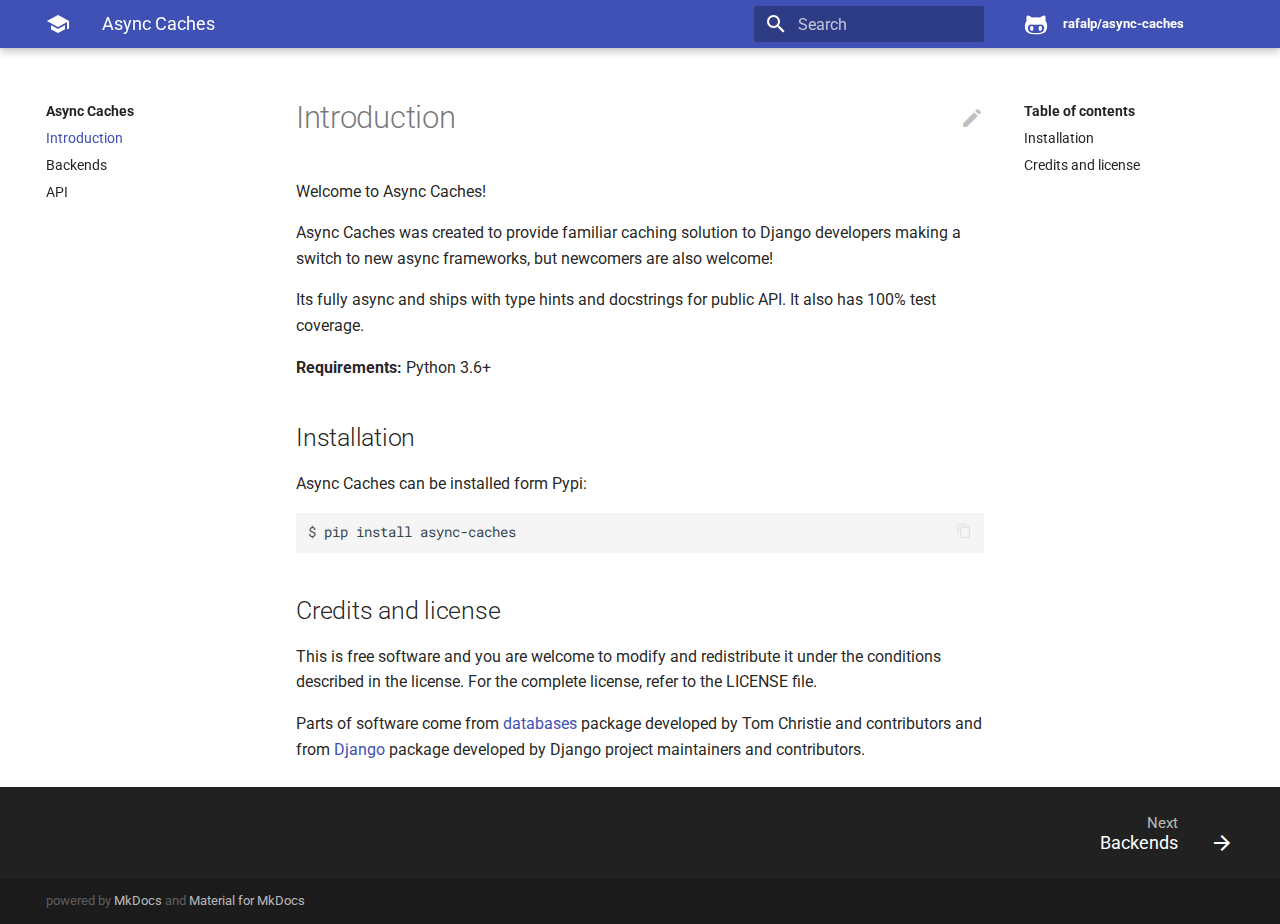
<file: index.html>
<!doctype html>
<html lang="en" class="no-js">
  <head>
    
      <meta charset="utf-8">
      <meta name="viewport" content="width=device-width,initial-scale=1">
      <meta http-equiv="x-ua-compatible" content="ie=edge">
      
        <meta name="description" content="Caching library reimplementing django.core.cache with async support and type hints, inspired by encode/databases.">
      
      
      
      
        <meta name="lang:clipboard.copy" content="Copy to clipboard">
      
        <meta name="lang:clipboard.copied" content="Copied to clipboard">
      
        <meta name="lang:search.language" content="en">
      
        <meta name="lang:search.pipeline.stopwords" content="True">
      
        <meta name="lang:search.pipeline.trimmer" content="True">
      
        <meta name="lang:search.result.none" content="No matching documents">
      
        <meta name="lang:search.result.one" content="1 matching document">
      
        <meta name="lang:search.result.other" content="# matching documents">
      
        <meta name="lang:search.tokenizer" content="[\s\-]+">
      
      <link rel="shortcut icon" href="assets/images/favicon.png">
      <meta name="generator" content="mkdocs-1.0.4, mkdocs-material-4.4.0">
    
    
      
        <title>Async Caches</title>
      
    
    
      <link rel="stylesheet" href="assets/stylesheets/application.0284f74d.css">
      
      
    
    
      <script src="assets/javascripts/modernizr.74668098.js"></script>
    
    
      
        <link href="https://fonts.gstatic.com" rel="preconnect" crossorigin>
        <link rel="stylesheet" href="https://fonts.googleapis.com/css?family=Roboto:300,400,400i,700|Roboto+Mono&display=fallback">
        <style>body,input{font-family:"Roboto","Helvetica Neue",Helvetica,Arial,sans-serif}code,kbd,pre{font-family:"Roboto Mono","Courier New",Courier,monospace}</style>
      
    
    <link rel="stylesheet" href="assets/fonts/material-icons.css">
    
    
    
      
    
    
  </head>
  
    <body dir="ltr">
  
    <svg class="md-svg">
      <defs>
        
        
          <svg xmlns="http://www.w3.org/2000/svg" width="416" height="448" viewBox="0 0 416 448" id="__github"><path fill="currentColor" d="M160 304q0 10-3.125 20.5t-10.75 19T128 352t-18.125-8.5-10.75-19T96 304t3.125-20.5 10.75-19T128 256t18.125 8.5 10.75 19T160 304zm160 0q0 10-3.125 20.5t-10.75 19T288 352t-18.125-8.5-10.75-19T256 304t3.125-20.5 10.75-19T288 256t18.125 8.5 10.75 19T320 304zm40 0q0-30-17.25-51T296 232q-10.25 0-48.75 5.25Q229.5 240 208 240t-39.25-2.75Q130.75 232 120 232q-29.5 0-46.75 21T56 304q0 22 8 38.375t20.25 25.75 30.5 15 35 7.375 37.25 1.75h42q20.5 0 37.25-1.75t35-7.375 30.5-15 20.25-25.75T360 304zm56-44q0 51.75-15.25 82.75-9.5 19.25-26.375 33.25t-35.25 21.5-42.5 11.875-42.875 5.5T212 416q-19.5 0-35.5-.75t-36.875-3.125-38.125-7.5-34.25-12.875T37 371.5t-21.5-28.75Q0 312 0 260q0-59.25 34-99-6.75-20.5-6.75-42.5 0-29 12.75-54.5 27 0 47.5 9.875t47.25 30.875Q171.5 96 212 96q37 0 70 8 26.25-20.5 46.75-30.25T376 64q12.75 25.5 12.75 54.5 0 21.75-6.75 42 34 40 34 99.5z"/></svg>
        
      </defs>
    </svg>
    <input class="md-toggle" data-md-toggle="drawer" type="checkbox" id="__drawer" autocomplete="off">
    <input class="md-toggle" data-md-toggle="search" type="checkbox" id="__search" autocomplete="off">
    <label class="md-overlay" data-md-component="overlay" for="__drawer"></label>
    
      <a href="#introduction" tabindex="1" class="md-skip">
        Skip to content
      </a>
    
    
      <header class="md-header" data-md-component="header">
  <nav class="md-header-nav md-grid">
    <div class="md-flex">
      <div class="md-flex__cell md-flex__cell--shrink">
        <a href="." title="Async Caches" class="md-header-nav__button md-logo">
          
            <i class="md-icon"></i>
          
        </a>
      </div>
      <div class="md-flex__cell md-flex__cell--shrink">
        <label class="md-icon md-icon--menu md-header-nav__button" for="__drawer"></label>
      </div>
      <div class="md-flex__cell md-flex__cell--stretch">
        <div class="md-flex__ellipsis md-header-nav__title" data-md-component="title">
          
            <span class="md-header-nav__topic">
              Async Caches
            </span>
            <span class="md-header-nav__topic">
              
                Introduction
              
            </span>
          
        </div>
      </div>
      <div class="md-flex__cell md-flex__cell--shrink">
        
          <label class="md-icon md-icon--search md-header-nav__button" for="__search"></label>
          
<div class="md-search" data-md-component="search" role="dialog">
  <label class="md-search__overlay" for="__search"></label>
  <div class="md-search__inner" role="search">
    <form class="md-search__form" name="search">
      <input type="text" class="md-search__input" name="query" placeholder="Search" autocapitalize="off" autocorrect="off" autocomplete="off" spellcheck="false" data-md-component="query" data-md-state="active">
      <label class="md-icon md-search__icon" for="__search"></label>
      <button type="reset" class="md-icon md-search__icon" data-md-component="reset" tabindex="-1">
        &#xE5CD;
      </button>
    </form>
    <div class="md-search__output">
      <div class="md-search__scrollwrap" data-md-scrollfix>
        <div class="md-search-result" data-md-component="result">
          <div class="md-search-result__meta">
            Type to start searching
          </div>
          <ol class="md-search-result__list"></ol>
        </div>
      </div>
    </div>
  </div>
</div>
        
      </div>
      
        <div class="md-flex__cell md-flex__cell--shrink">
          <div class="md-header-nav__source">
            


  

<a href="https://github.com/rafalp/async-caches/" title="Go to repository" class="md-source" data-md-source="github">
  
    <div class="md-source__icon">
      <svg viewBox="0 0 24 24" width="24" height="24">
        <use xlink:href="#__github" width="24" height="24"></use>
      </svg>
    </div>
  
  <div class="md-source__repository">
    rafalp/async-caches
  </div>
</a>
          </div>
        </div>
      
    </div>
  </nav>
</header>
    
    <div class="md-container">
      
        
      
      
      <main class="md-main">
        <div class="md-main__inner md-grid" data-md-component="container">
          
            
              <div class="md-sidebar md-sidebar--primary" data-md-component="navigation">
                <div class="md-sidebar__scrollwrap">
                  <div class="md-sidebar__inner">
                    <nav class="md-nav md-nav--primary" data-md-level="0">
  <label class="md-nav__title md-nav__title--site" for="__drawer">
    <a href="." title="Async Caches" class="md-nav__button md-logo">
      
        <i class="md-icon"></i>
      
    </a>
    Async Caches
  </label>
  
    <div class="md-nav__source">
      


  

<a href="https://github.com/rafalp/async-caches/" title="Go to repository" class="md-source" data-md-source="github">
  
    <div class="md-source__icon">
      <svg viewBox="0 0 24 24" width="24" height="24">
        <use xlink:href="#__github" width="24" height="24"></use>
      </svg>
    </div>
  
  <div class="md-source__repository">
    rafalp/async-caches
  </div>
</a>
    </div>
  
  <ul class="md-nav__list" data-md-scrollfix>
    
      
      
      

  


  <li class="md-nav__item md-nav__item--active">
    
    <input class="md-toggle md-nav__toggle" data-md-toggle="toc" type="checkbox" id="__toc">
    
      
    
    
      <label class="md-nav__link md-nav__link--active" for="__toc">
        Introduction
      </label>
    
    <a href="." title="Introduction" class="md-nav__link md-nav__link--active">
      Introduction
    </a>
    
      
<nav class="md-nav md-nav--secondary">
  
  
    
  
  
    <label class="md-nav__title" for="__toc">Table of contents</label>
    <ul class="md-nav__list" data-md-scrollfix>
      
        <li class="md-nav__item">
  <a href="#installation" title="Installation" class="md-nav__link">
    Installation
  </a>
  
</li>
      
        <li class="md-nav__item">
  <a href="#credits-and-license" title="Credits and license" class="md-nav__link">
    Credits and license
  </a>
  
</li>
      
      
      
      
      
    </ul>
  
</nav>
    
  </li>

    
      
      
      


  <li class="md-nav__item">
    <a href="backends/" title="Backends" class="md-nav__link">
      Backends
    </a>
  </li>

    
      
      
      


  <li class="md-nav__item">
    <a href="api/" title="API" class="md-nav__link">
      API
    </a>
  </li>

    
  </ul>
</nav>
                  </div>
                </div>
              </div>
            
            
              <div class="md-sidebar md-sidebar--secondary" data-md-component="toc">
                <div class="md-sidebar__scrollwrap">
                  <div class="md-sidebar__inner">
                    
<nav class="md-nav md-nav--secondary">
  
  
    
  
  
    <label class="md-nav__title" for="__toc">Table of contents</label>
    <ul class="md-nav__list" data-md-scrollfix>
      
        <li class="md-nav__item">
  <a href="#installation" title="Installation" class="md-nav__link">
    Installation
  </a>
  
</li>
      
        <li class="md-nav__item">
  <a href="#credits-and-license" title="Credits and license" class="md-nav__link">
    Credits and license
  </a>
  
</li>
      
      
      
      
      
    </ul>
  
</nav>
                  </div>
                </div>
              </div>
            
          
          <div class="md-content">
            <article class="md-content__inner md-typeset">
              
                
                  <a href="https://github.com/rafalp/async-caches/edit/master/docs/index.md" title="Edit this page" class="md-icon md-content__icon">&#xE3C9;</a>
                
                
                <h1 id="introduction">Introduction</h1>
<p>Welcome to Async Caches!</p>
<p>Async Caches was created to provide familiar caching solution to Django developers making a switch to new async frameworks, but newcomers are also welcome!</p>
<p>Its fully async and ships with type hints and docstrings for public API. It also has 100% test coverage.</p>
<p><strong>Requirements:</strong> Python 3.6+</p>
<h2 id="installation">Installation</h2>
<p>Async Caches can be installed form Pypi:</p>
<div class="codehilite"><pre><span></span><span class="gp">$</span> pip install async-caches
</pre></div>


<h2 id="credits-and-license">Credits and license</h2>
<p>This is free software and you are welcome to modify and redistribute it under the conditions described in the license. For the complete license, refer to the LICENSE file.</p>
<p>Parts of software come from <a href="https://github.com/encode/databases/issues">databases</a> package developed by Tom Christie and contributors and from <a href="https://github.com/django/django">Django</a> package developed by Django project maintainers and contributors.</p>
                
                  
                
              
              
                


              
            </article>
          </div>
        </div>
      </main>
      
        
<footer class="md-footer">
  
    <div class="md-footer-nav">
      <nav class="md-footer-nav__inner md-grid">
        
        
          <a href="backends/" title="Backends" class="md-flex md-footer-nav__link md-footer-nav__link--next" rel="next">
            <div class="md-flex__cell md-flex__cell--stretch md-footer-nav__title">
              <span class="md-flex__ellipsis">
                <span class="md-footer-nav__direction">
                  Next
                </span>
                Backends
              </span>
            </div>
            <div class="md-flex__cell md-flex__cell--shrink">
              <i class="md-icon md-icon--arrow-forward md-footer-nav__button"></i>
            </div>
          </a>
        
      </nav>
    </div>
  
  <div class="md-footer-meta md-typeset">
    <div class="md-footer-meta__inner md-grid">
      <div class="md-footer-copyright">
        
        powered by
        <a href="https://www.mkdocs.org">MkDocs</a>
        and
        <a href="https://squidfunk.github.io/mkdocs-material/">
          Material for MkDocs</a>
      </div>
      
    </div>
  </div>
</footer>
      
    </div>
    
      <script src="assets/javascripts/application.245445c6.js"></script>
      
      <script>app.initialize({version:"1.0.4",url:{base:"."}})</script>
      
    
  </body>
</html>
</file>
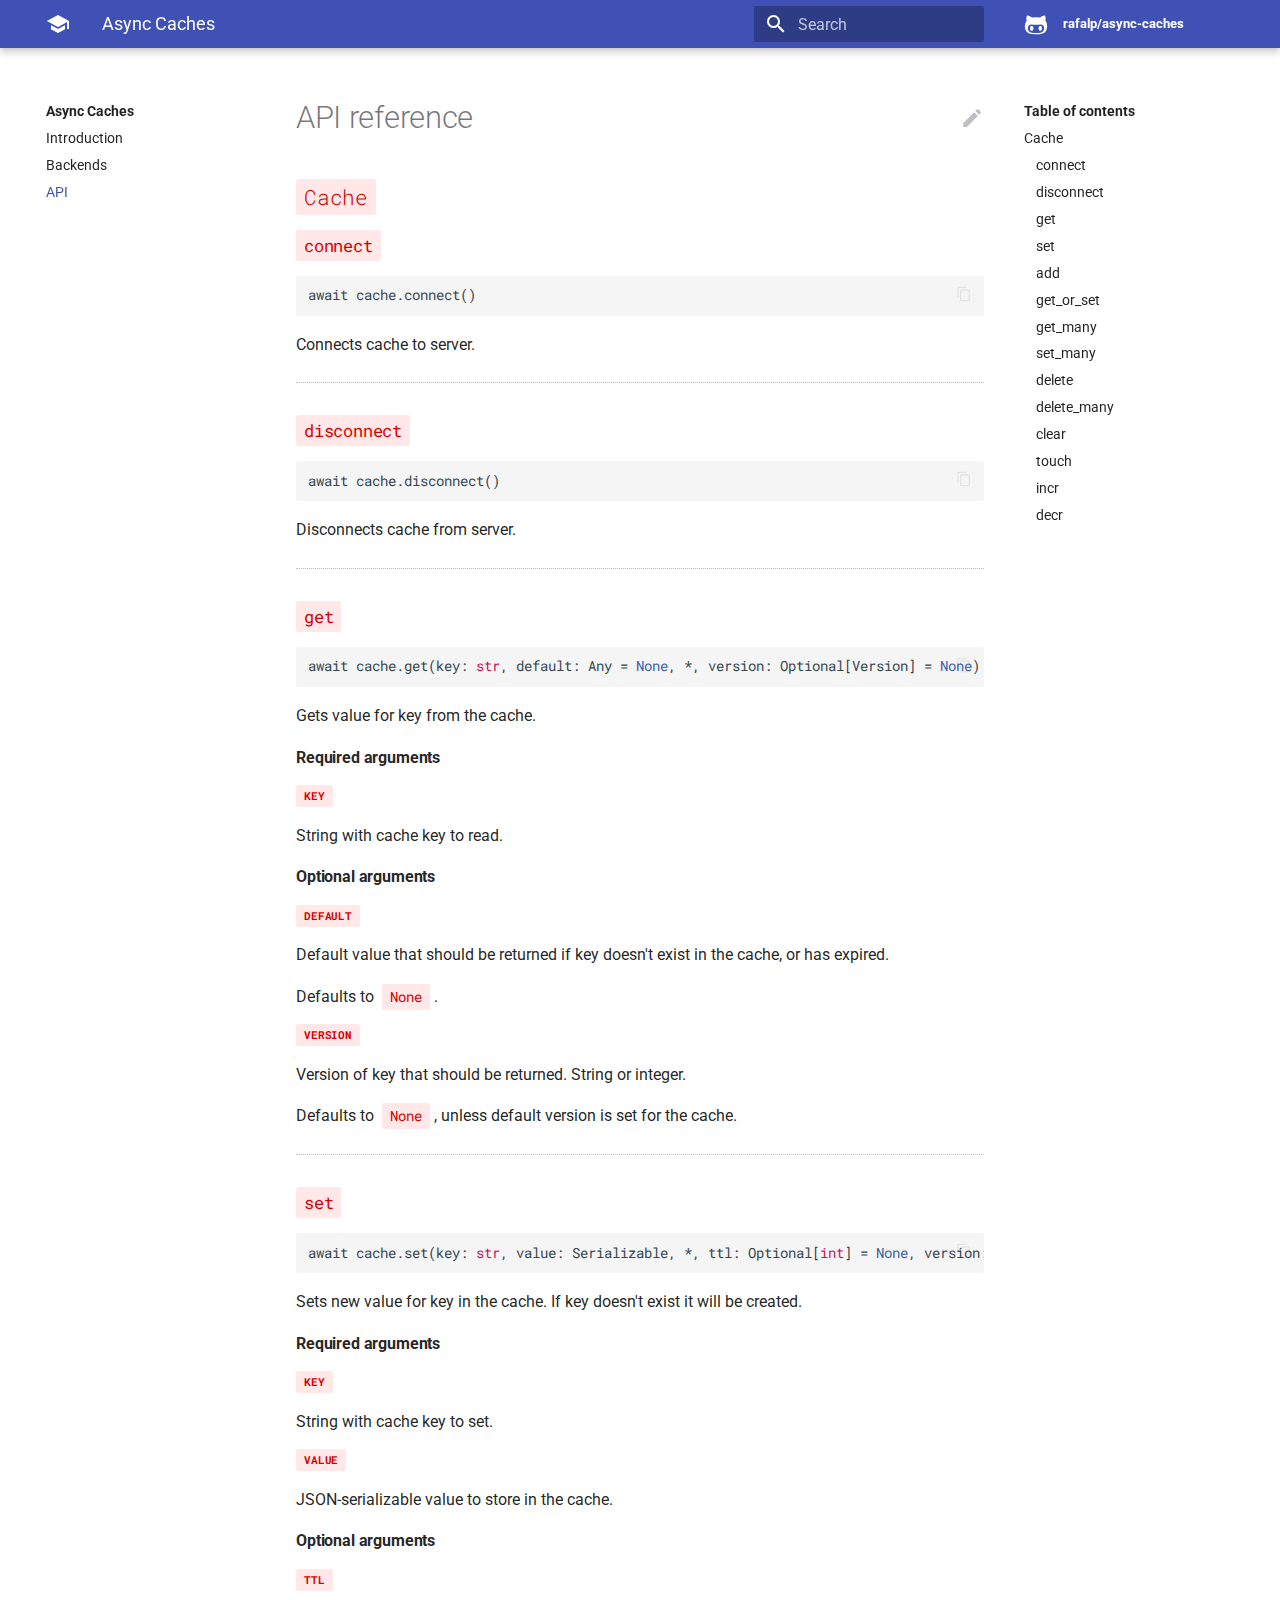
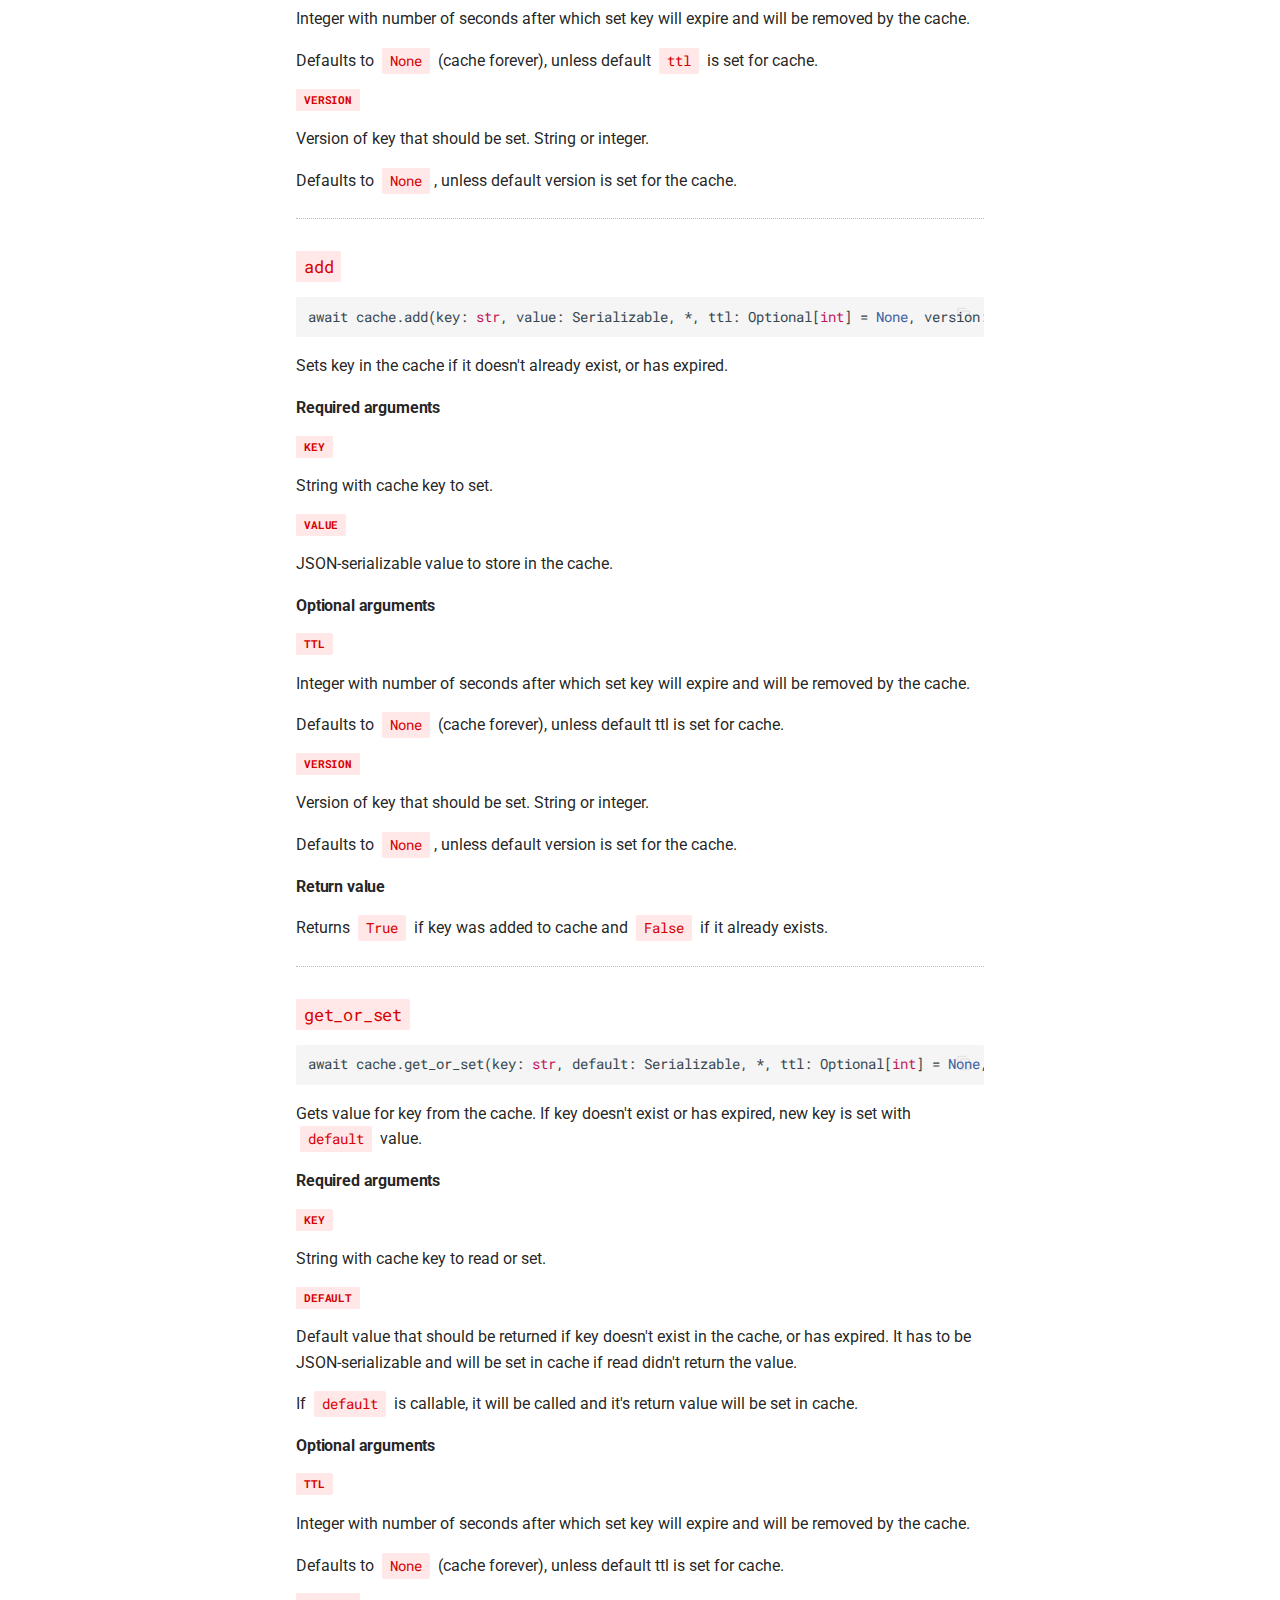
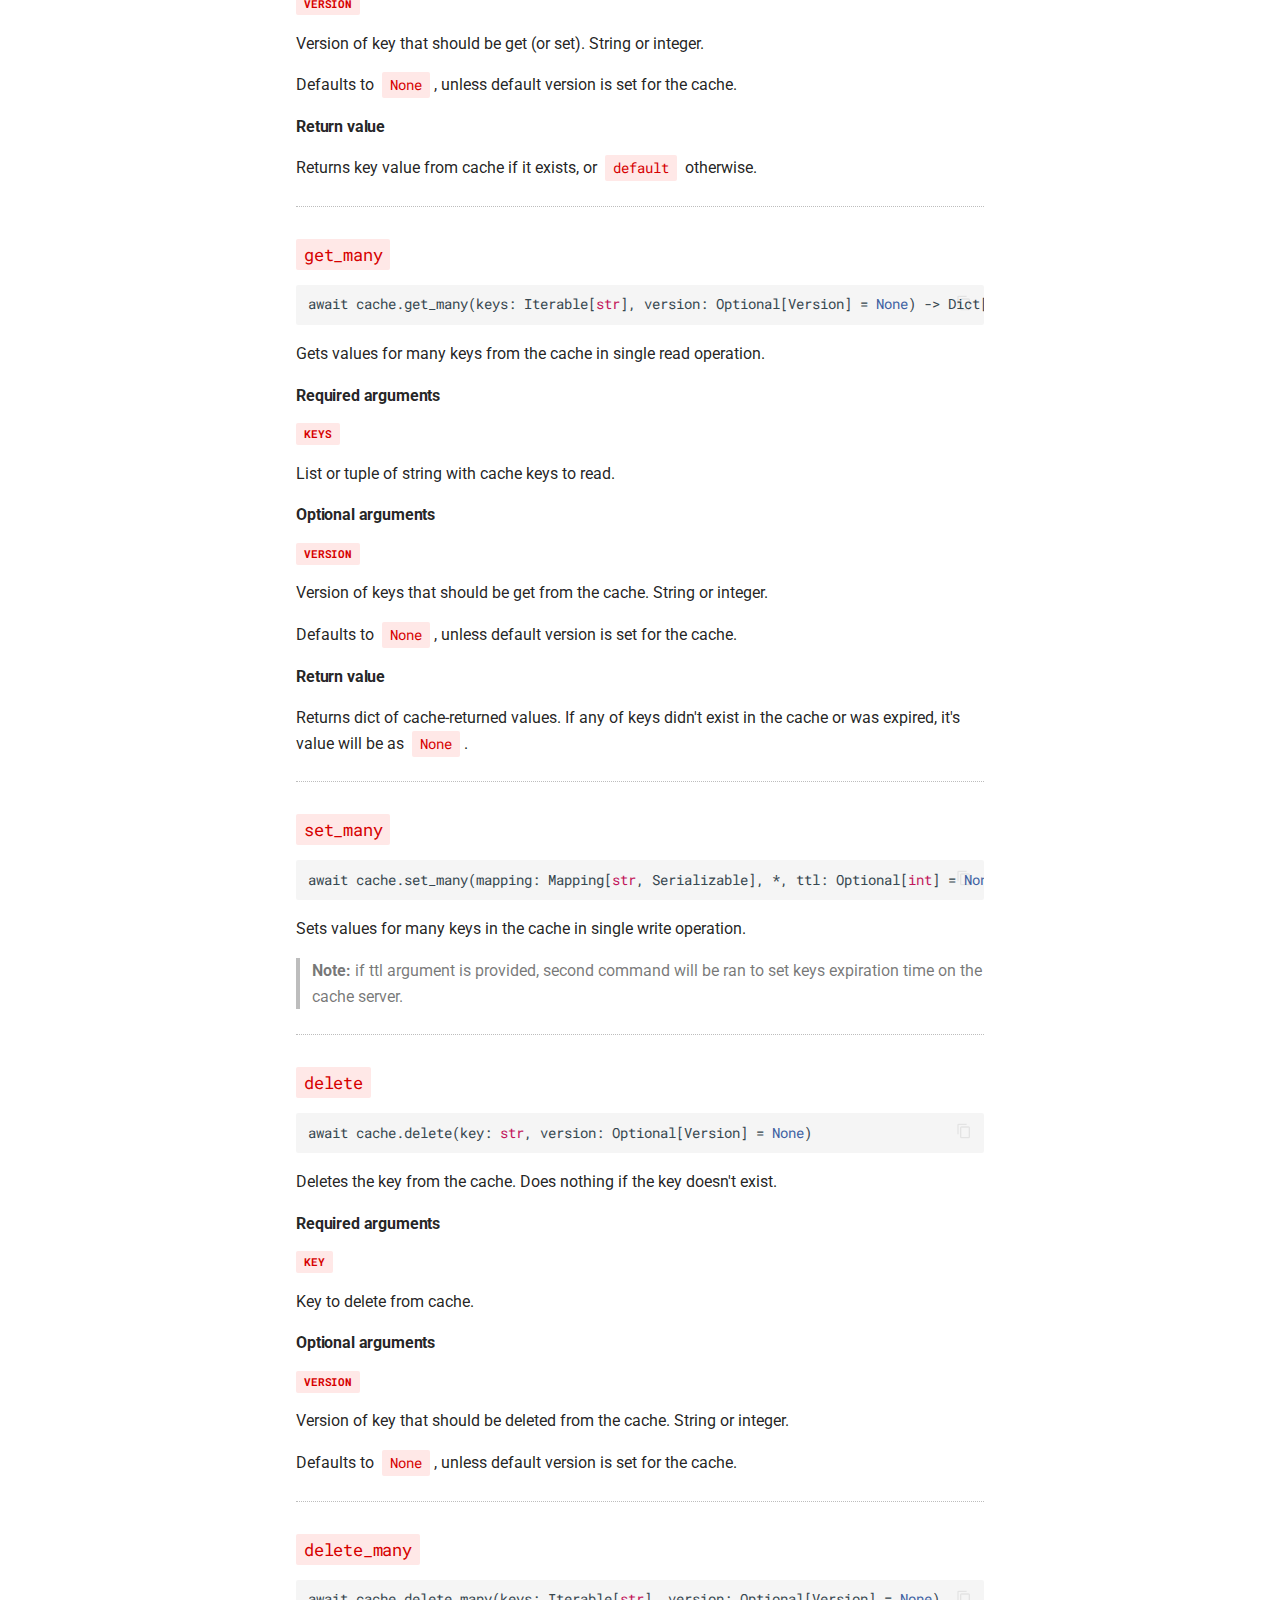
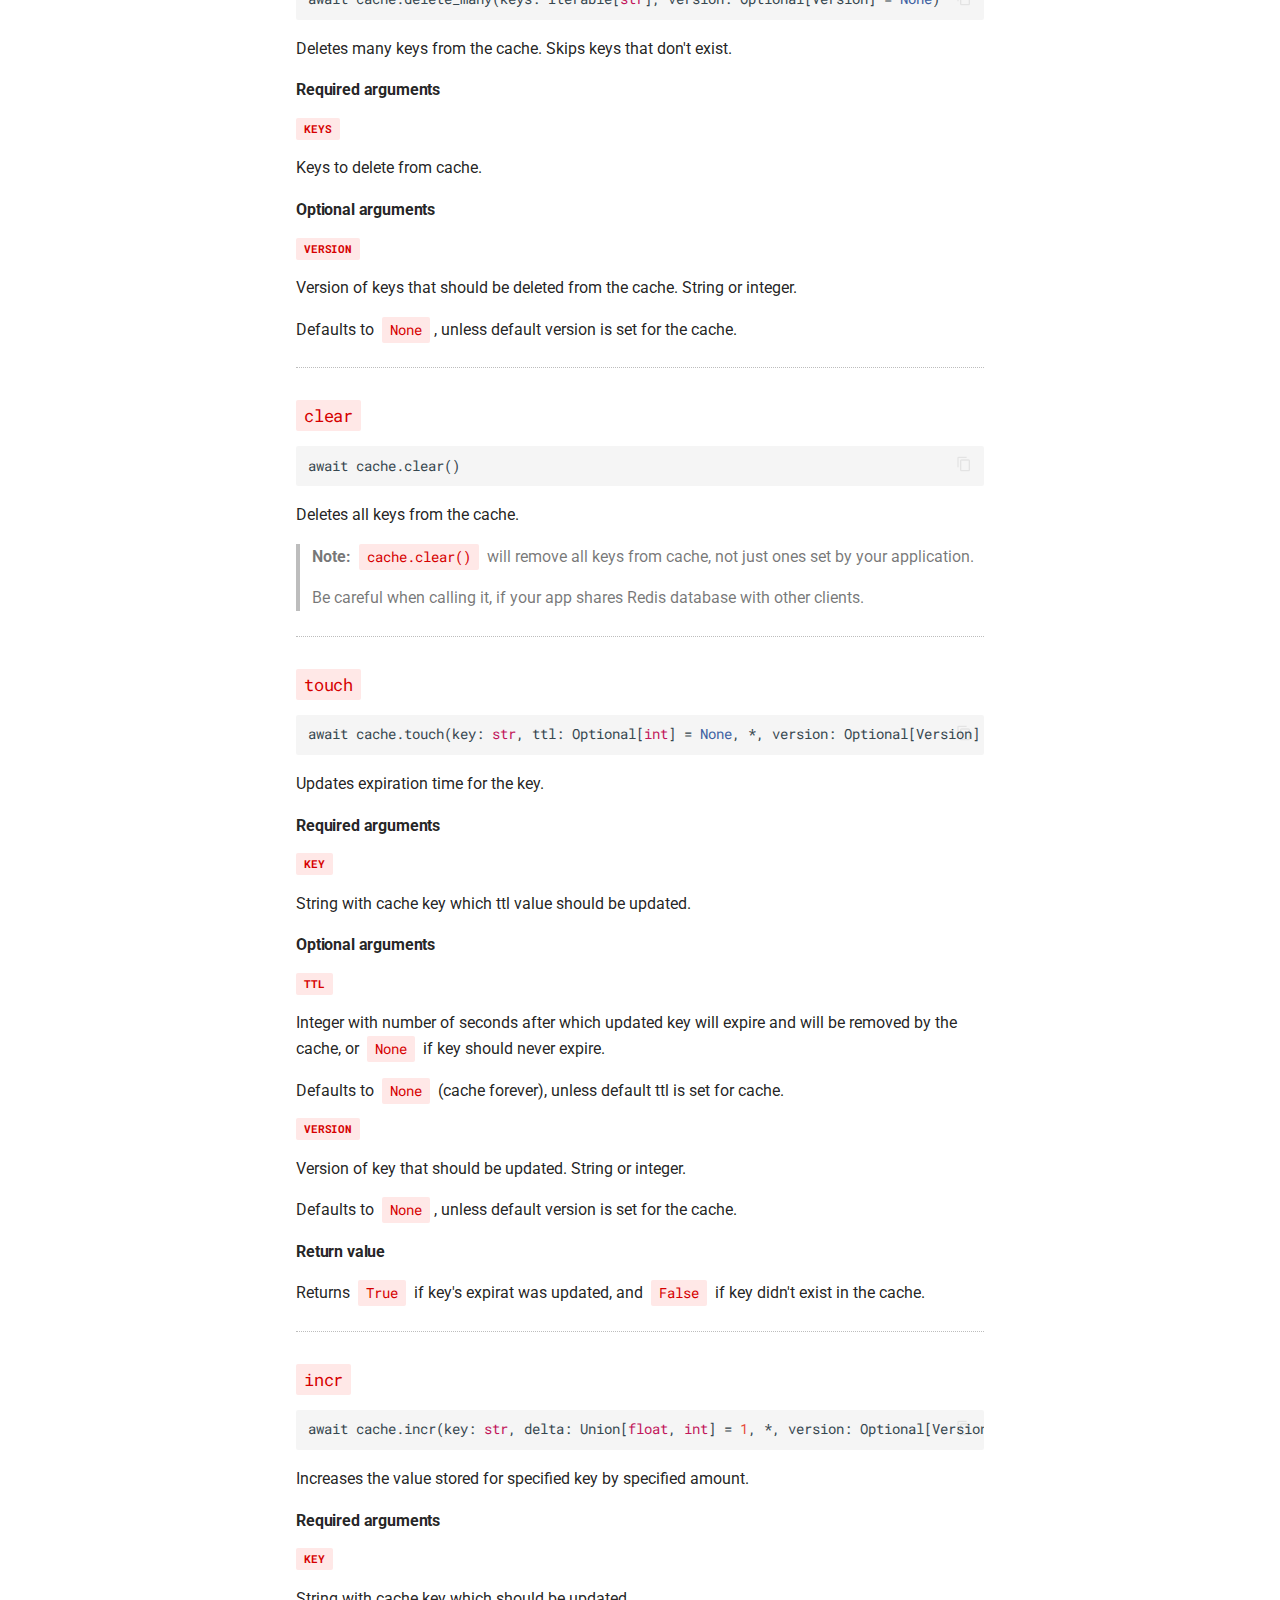
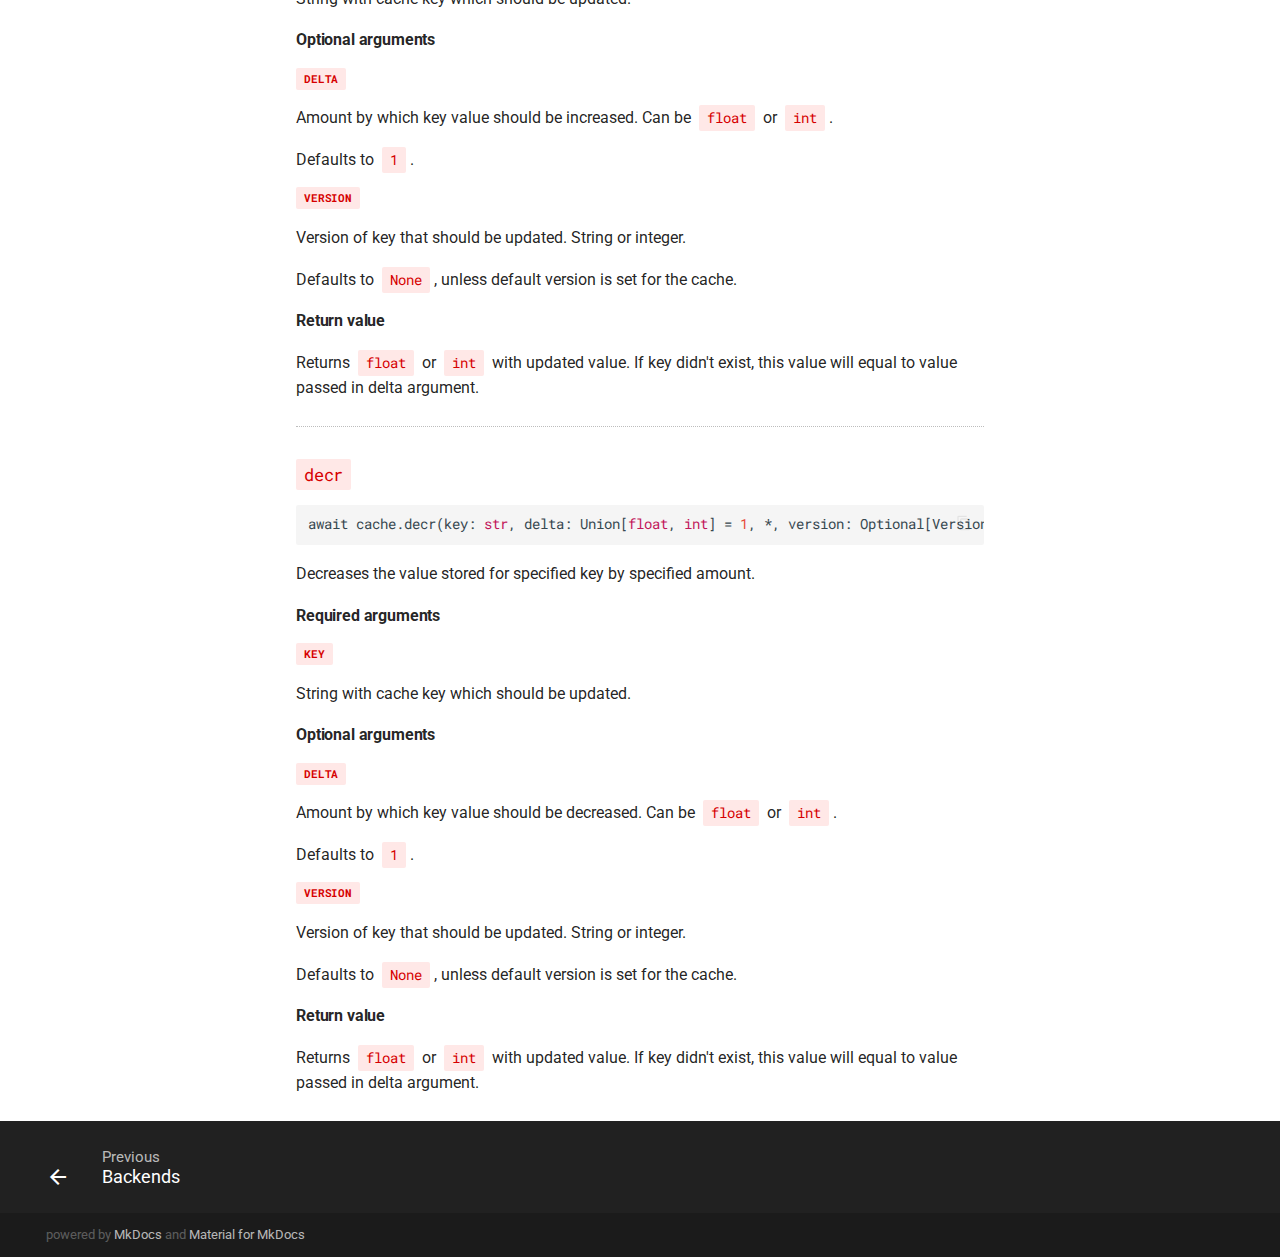
<file: api/index.html>
<!doctype html>
<html lang="en" class="no-js">
  <head>
    
      <meta charset="utf-8">
      <meta name="viewport" content="width=device-width,initial-scale=1">
      <meta http-equiv="x-ua-compatible" content="ie=edge">
      
        <meta name="description" content="Caching library reimplementing django.core.cache with async support and type hints, inspired by encode/databases.">
      
      
      
      
        <meta name="lang:clipboard.copy" content="Copy to clipboard">
      
        <meta name="lang:clipboard.copied" content="Copied to clipboard">
      
        <meta name="lang:search.language" content="en">
      
        <meta name="lang:search.pipeline.stopwords" content="True">
      
        <meta name="lang:search.pipeline.trimmer" content="True">
      
        <meta name="lang:search.result.none" content="No matching documents">
      
        <meta name="lang:search.result.one" content="1 matching document">
      
        <meta name="lang:search.result.other" content="# matching documents">
      
        <meta name="lang:search.tokenizer" content="[\s\-]+">
      
      <link rel="shortcut icon" href="../assets/images/favicon.png">
      <meta name="generator" content="mkdocs-1.0.4, mkdocs-material-4.4.0">
    
    
      
        <title>API - Async Caches</title>
      
    
    
      <link rel="stylesheet" href="../assets/stylesheets/application.0284f74d.css">
      
      
    
    
      <script src="../assets/javascripts/modernizr.74668098.js"></script>
    
    
      
        <link href="https://fonts.gstatic.com" rel="preconnect" crossorigin>
        <link rel="stylesheet" href="https://fonts.googleapis.com/css?family=Roboto:300,400,400i,700|Roboto+Mono&display=fallback">
        <style>body,input{font-family:"Roboto","Helvetica Neue",Helvetica,Arial,sans-serif}code,kbd,pre{font-family:"Roboto Mono","Courier New",Courier,monospace}</style>
      
    
    <link rel="stylesheet" href="../assets/fonts/material-icons.css">
    
    
      <link rel="stylesheet" href="../custom.css">
    
    
      
    
    
  </head>
  
    <body dir="ltr">
  
    <svg class="md-svg">
      <defs>
        
        
          <svg xmlns="http://www.w3.org/2000/svg" width="416" height="448" viewBox="0 0 416 448" id="__github"><path fill="currentColor" d="M160 304q0 10-3.125 20.5t-10.75 19T128 352t-18.125-8.5-10.75-19T96 304t3.125-20.5 10.75-19T128 256t18.125 8.5 10.75 19T160 304zm160 0q0 10-3.125 20.5t-10.75 19T288 352t-18.125-8.5-10.75-19T256 304t3.125-20.5 10.75-19T288 256t18.125 8.5 10.75 19T320 304zm40 0q0-30-17.25-51T296 232q-10.25 0-48.75 5.25Q229.5 240 208 240t-39.25-2.75Q130.75 232 120 232q-29.5 0-46.75 21T56 304q0 22 8 38.375t20.25 25.75 30.5 15 35 7.375 37.25 1.75h42q20.5 0 37.25-1.75t35-7.375 30.5-15 20.25-25.75T360 304zm56-44q0 51.75-15.25 82.75-9.5 19.25-26.375 33.25t-35.25 21.5-42.5 11.875-42.875 5.5T212 416q-19.5 0-35.5-.75t-36.875-3.125-38.125-7.5-34.25-12.875T37 371.5t-21.5-28.75Q0 312 0 260q0-59.25 34-99-6.75-20.5-6.75-42.5 0-29 12.75-54.5 27 0 47.5 9.875t47.25 30.875Q171.5 96 212 96q37 0 70 8 26.25-20.5 46.75-30.25T376 64q12.75 25.5 12.75 54.5 0 21.75-6.75 42 34 40 34 99.5z"/></svg>
        
      </defs>
    </svg>
    <input class="md-toggle" data-md-toggle="drawer" type="checkbox" id="__drawer" autocomplete="off">
    <input class="md-toggle" data-md-toggle="search" type="checkbox" id="__search" autocomplete="off">
    <label class="md-overlay" data-md-component="overlay" for="__drawer"></label>
    
      <a href="#api-reference" tabindex="1" class="md-skip">
        Skip to content
      </a>
    
    
      <header class="md-header" data-md-component="header">
  <nav class="md-header-nav md-grid">
    <div class="md-flex">
      <div class="md-flex__cell md-flex__cell--shrink">
        <a href=".." title="Async Caches" class="md-header-nav__button md-logo">
          
            <i class="md-icon"></i>
          
        </a>
      </div>
      <div class="md-flex__cell md-flex__cell--shrink">
        <label class="md-icon md-icon--menu md-header-nav__button" for="__drawer"></label>
      </div>
      <div class="md-flex__cell md-flex__cell--stretch">
        <div class="md-flex__ellipsis md-header-nav__title" data-md-component="title">
          
            <span class="md-header-nav__topic">
              Async Caches
            </span>
            <span class="md-header-nav__topic">
              
                API
              
            </span>
          
        </div>
      </div>
      <div class="md-flex__cell md-flex__cell--shrink">
        
          <label class="md-icon md-icon--search md-header-nav__button" for="__search"></label>
          
<div class="md-search" data-md-component="search" role="dialog">
  <label class="md-search__overlay" for="__search"></label>
  <div class="md-search__inner" role="search">
    <form class="md-search__form" name="search">
      <input type="text" class="md-search__input" name="query" placeholder="Search" autocapitalize="off" autocorrect="off" autocomplete="off" spellcheck="false" data-md-component="query" data-md-state="active">
      <label class="md-icon md-search__icon" for="__search"></label>
      <button type="reset" class="md-icon md-search__icon" data-md-component="reset" tabindex="-1">
        &#xE5CD;
      </button>
    </form>
    <div class="md-search__output">
      <div class="md-search__scrollwrap" data-md-scrollfix>
        <div class="md-search-result" data-md-component="result">
          <div class="md-search-result__meta">
            Type to start searching
          </div>
          <ol class="md-search-result__list"></ol>
        </div>
      </div>
    </div>
  </div>
</div>
        
      </div>
      
        <div class="md-flex__cell md-flex__cell--shrink">
          <div class="md-header-nav__source">
            


  

<a href="https://github.com/rafalp/async-caches/" title="Go to repository" class="md-source" data-md-source="github">
  
    <div class="md-source__icon">
      <svg viewBox="0 0 24 24" width="24" height="24">
        <use xlink:href="#__github" width="24" height="24"></use>
      </svg>
    </div>
  
  <div class="md-source__repository">
    rafalp/async-caches
  </div>
</a>
          </div>
        </div>
      
    </div>
  </nav>
</header>
    
    <div class="md-container">
      
        
      
      
      <main class="md-main">
        <div class="md-main__inner md-grid" data-md-component="container">
          
            
              <div class="md-sidebar md-sidebar--primary" data-md-component="navigation">
                <div class="md-sidebar__scrollwrap">
                  <div class="md-sidebar__inner">
                    <nav class="md-nav md-nav--primary" data-md-level="0">
  <label class="md-nav__title md-nav__title--site" for="__drawer">
    <a href=".." title="Async Caches" class="md-nav__button md-logo">
      
        <i class="md-icon"></i>
      
    </a>
    Async Caches
  </label>
  
    <div class="md-nav__source">
      


  

<a href="https://github.com/rafalp/async-caches/" title="Go to repository" class="md-source" data-md-source="github">
  
    <div class="md-source__icon">
      <svg viewBox="0 0 24 24" width="24" height="24">
        <use xlink:href="#__github" width="24" height="24"></use>
      </svg>
    </div>
  
  <div class="md-source__repository">
    rafalp/async-caches
  </div>
</a>
    </div>
  
  <ul class="md-nav__list" data-md-scrollfix>
    
      
      
      


  <li class="md-nav__item">
    <a href=".." title="Introduction" class="md-nav__link">
      Introduction
    </a>
  </li>

    
      
      
      


  <li class="md-nav__item">
    <a href="../backends/" title="Backends" class="md-nav__link">
      Backends
    </a>
  </li>

    
      
      
      

  


  <li class="md-nav__item md-nav__item--active">
    
    <input class="md-toggle md-nav__toggle" data-md-toggle="toc" type="checkbox" id="__toc">
    
      
    
    
      <label class="md-nav__link md-nav__link--active" for="__toc">
        API
      </label>
    
    <a href="./" title="API" class="md-nav__link md-nav__link--active">
      API
    </a>
    
      
<nav class="md-nav md-nav--secondary">
  
  
    
  
  
    <label class="md-nav__title" for="__toc">Table of contents</label>
    <ul class="md-nav__list" data-md-scrollfix>
      
        <li class="md-nav__item">
  <a href="#cache" title="Cache" class="md-nav__link">
    Cache
  </a>
  
    <nav class="md-nav">
      <ul class="md-nav__list">
        
          <li class="md-nav__item">
  <a href="#connect" title="connect" class="md-nav__link">
    connect
  </a>
  
</li>
        
          <li class="md-nav__item">
  <a href="#disconnect" title="disconnect" class="md-nav__link">
    disconnect
  </a>
  
</li>
        
          <li class="md-nav__item">
  <a href="#get" title="get" class="md-nav__link">
    get
  </a>
  
    <nav class="md-nav">
      <ul class="md-nav__list">
        
          <li class="md-nav__item">
  <a href="#required-arguments" title="Required arguments" class="md-nav__link">
    Required arguments
  </a>
  
    <nav class="md-nav">
      <ul class="md-nav__list">
        
          <li class="md-nav__item">
  <a href="#key" title="key" class="md-nav__link">
    key
  </a>
  
</li>
        
      </ul>
    </nav>
  
</li>
        
          <li class="md-nav__item">
  <a href="#optional-arguments" title="Optional arguments" class="md-nav__link">
    Optional arguments
  </a>
  
    <nav class="md-nav">
      <ul class="md-nav__list">
        
          <li class="md-nav__item">
  <a href="#default" title="default" class="md-nav__link">
    default
  </a>
  
</li>
        
          <li class="md-nav__item">
  <a href="#version" title="version" class="md-nav__link">
    version
  </a>
  
</li>
        
      </ul>
    </nav>
  
</li>
        
      </ul>
    </nav>
  
</li>
        
          <li class="md-nav__item">
  <a href="#set" title="set" class="md-nav__link">
    set
  </a>
  
    <nav class="md-nav">
      <ul class="md-nav__list">
        
          <li class="md-nav__item">
  <a href="#required-arguments_1" title="Required arguments" class="md-nav__link">
    Required arguments
  </a>
  
    <nav class="md-nav">
      <ul class="md-nav__list">
        
          <li class="md-nav__item">
  <a href="#key_1" title="key" class="md-nav__link">
    key
  </a>
  
</li>
        
          <li class="md-nav__item">
  <a href="#value" title="value" class="md-nav__link">
    value
  </a>
  
</li>
        
      </ul>
    </nav>
  
</li>
        
          <li class="md-nav__item">
  <a href="#optional-arguments_1" title="Optional arguments" class="md-nav__link">
    Optional arguments
  </a>
  
    <nav class="md-nav">
      <ul class="md-nav__list">
        
          <li class="md-nav__item">
  <a href="#ttl" title="ttl" class="md-nav__link">
    ttl
  </a>
  
</li>
        
          <li class="md-nav__item">
  <a href="#version_1" title="version" class="md-nav__link">
    version
  </a>
  
</li>
        
      </ul>
    </nav>
  
</li>
        
      </ul>
    </nav>
  
</li>
        
          <li class="md-nav__item">
  <a href="#add" title="add" class="md-nav__link">
    add
  </a>
  
    <nav class="md-nav">
      <ul class="md-nav__list">
        
          <li class="md-nav__item">
  <a href="#required-arguments_2" title="Required arguments" class="md-nav__link">
    Required arguments
  </a>
  
    <nav class="md-nav">
      <ul class="md-nav__list">
        
          <li class="md-nav__item">
  <a href="#key_2" title="key" class="md-nav__link">
    key
  </a>
  
</li>
        
          <li class="md-nav__item">
  <a href="#value_1" title="value" class="md-nav__link">
    value
  </a>
  
</li>
        
      </ul>
    </nav>
  
</li>
        
          <li class="md-nav__item">
  <a href="#optional-arguments_2" title="Optional arguments" class="md-nav__link">
    Optional arguments
  </a>
  
    <nav class="md-nav">
      <ul class="md-nav__list">
        
          <li class="md-nav__item">
  <a href="#ttl_1" title="ttl" class="md-nav__link">
    ttl
  </a>
  
</li>
        
          <li class="md-nav__item">
  <a href="#version_2" title="version" class="md-nav__link">
    version
  </a>
  
</li>
        
      </ul>
    </nav>
  
</li>
        
          <li class="md-nav__item">
  <a href="#return-value" title="Return value" class="md-nav__link">
    Return value
  </a>
  
</li>
        
      </ul>
    </nav>
  
</li>
        
          <li class="md-nav__item">
  <a href="#get_or_set" title="get_or_set" class="md-nav__link">
    get_or_set
  </a>
  
    <nav class="md-nav">
      <ul class="md-nav__list">
        
          <li class="md-nav__item">
  <a href="#required-arguments_3" title="Required arguments" class="md-nav__link">
    Required arguments
  </a>
  
    <nav class="md-nav">
      <ul class="md-nav__list">
        
          <li class="md-nav__item">
  <a href="#key_3" title="key" class="md-nav__link">
    key
  </a>
  
</li>
        
          <li class="md-nav__item">
  <a href="#default_1" title="default" class="md-nav__link">
    default
  </a>
  
</li>
        
      </ul>
    </nav>
  
</li>
        
          <li class="md-nav__item">
  <a href="#optional-arguments_3" title="Optional arguments" class="md-nav__link">
    Optional arguments
  </a>
  
    <nav class="md-nav">
      <ul class="md-nav__list">
        
          <li class="md-nav__item">
  <a href="#ttl_2" title="ttl" class="md-nav__link">
    ttl
  </a>
  
</li>
        
          <li class="md-nav__item">
  <a href="#version_3" title="version" class="md-nav__link">
    version
  </a>
  
</li>
        
      </ul>
    </nav>
  
</li>
        
          <li class="md-nav__item">
  <a href="#return-value_1" title="Return value" class="md-nav__link">
    Return value
  </a>
  
</li>
        
      </ul>
    </nav>
  
</li>
        
          <li class="md-nav__item">
  <a href="#get_many" title="get_many" class="md-nav__link">
    get_many
  </a>
  
    <nav class="md-nav">
      <ul class="md-nav__list">
        
          <li class="md-nav__item">
  <a href="#required-arguments_4" title="Required arguments" class="md-nav__link">
    Required arguments
  </a>
  
    <nav class="md-nav">
      <ul class="md-nav__list">
        
          <li class="md-nav__item">
  <a href="#keys" title="keys" class="md-nav__link">
    keys
  </a>
  
</li>
        
      </ul>
    </nav>
  
</li>
        
          <li class="md-nav__item">
  <a href="#optional-arguments_4" title="Optional arguments" class="md-nav__link">
    Optional arguments
  </a>
  
    <nav class="md-nav">
      <ul class="md-nav__list">
        
          <li class="md-nav__item">
  <a href="#version_4" title="version" class="md-nav__link">
    version
  </a>
  
</li>
        
      </ul>
    </nav>
  
</li>
        
          <li class="md-nav__item">
  <a href="#return-value_2" title="Return value" class="md-nav__link">
    Return value
  </a>
  
</li>
        
      </ul>
    </nav>
  
</li>
        
          <li class="md-nav__item">
  <a href="#set_many" title="set_many" class="md-nav__link">
    set_many
  </a>
  
</li>
        
          <li class="md-nav__item">
  <a href="#delete" title="delete" class="md-nav__link">
    delete
  </a>
  
    <nav class="md-nav">
      <ul class="md-nav__list">
        
          <li class="md-nav__item">
  <a href="#required-arguments_5" title="Required arguments" class="md-nav__link">
    Required arguments
  </a>
  
    <nav class="md-nav">
      <ul class="md-nav__list">
        
          <li class="md-nav__item">
  <a href="#key_4" title="key" class="md-nav__link">
    key
  </a>
  
</li>
        
      </ul>
    </nav>
  
</li>
        
          <li class="md-nav__item">
  <a href="#optional-arguments_5" title="Optional arguments" class="md-nav__link">
    Optional arguments
  </a>
  
    <nav class="md-nav">
      <ul class="md-nav__list">
        
          <li class="md-nav__item">
  <a href="#version_5" title="version" class="md-nav__link">
    version
  </a>
  
</li>
        
      </ul>
    </nav>
  
</li>
        
      </ul>
    </nav>
  
</li>
        
          <li class="md-nav__item">
  <a href="#delete_many" title="delete_many" class="md-nav__link">
    delete_many
  </a>
  
    <nav class="md-nav">
      <ul class="md-nav__list">
        
          <li class="md-nav__item">
  <a href="#required-arguments_6" title="Required arguments" class="md-nav__link">
    Required arguments
  </a>
  
    <nav class="md-nav">
      <ul class="md-nav__list">
        
          <li class="md-nav__item">
  <a href="#keys_1" title="keys" class="md-nav__link">
    keys
  </a>
  
</li>
        
      </ul>
    </nav>
  
</li>
        
          <li class="md-nav__item">
  <a href="#optional-arguments_6" title="Optional arguments" class="md-nav__link">
    Optional arguments
  </a>
  
    <nav class="md-nav">
      <ul class="md-nav__list">
        
          <li class="md-nav__item">
  <a href="#version_6" title="version" class="md-nav__link">
    version
  </a>
  
</li>
        
      </ul>
    </nav>
  
</li>
        
      </ul>
    </nav>
  
</li>
        
          <li class="md-nav__item">
  <a href="#clear" title="clear" class="md-nav__link">
    clear
  </a>
  
</li>
        
          <li class="md-nav__item">
  <a href="#touch" title="touch" class="md-nav__link">
    touch
  </a>
  
    <nav class="md-nav">
      <ul class="md-nav__list">
        
          <li class="md-nav__item">
  <a href="#required-arguments_7" title="Required arguments" class="md-nav__link">
    Required arguments
  </a>
  
    <nav class="md-nav">
      <ul class="md-nav__list">
        
          <li class="md-nav__item">
  <a href="#key_5" title="key" class="md-nav__link">
    key
  </a>
  
</li>
        
      </ul>
    </nav>
  
</li>
        
          <li class="md-nav__item">
  <a href="#optional-arguments_7" title="Optional arguments" class="md-nav__link">
    Optional arguments
  </a>
  
    <nav class="md-nav">
      <ul class="md-nav__list">
        
          <li class="md-nav__item">
  <a href="#ttl_3" title="ttl" class="md-nav__link">
    ttl
  </a>
  
</li>
        
          <li class="md-nav__item">
  <a href="#version_7" title="version" class="md-nav__link">
    version
  </a>
  
</li>
        
      </ul>
    </nav>
  
</li>
        
          <li class="md-nav__item">
  <a href="#return-value_3" title="Return value" class="md-nav__link">
    Return value
  </a>
  
</li>
        
      </ul>
    </nav>
  
</li>
        
          <li class="md-nav__item">
  <a href="#incr" title="incr" class="md-nav__link">
    incr
  </a>
  
    <nav class="md-nav">
      <ul class="md-nav__list">
        
          <li class="md-nav__item">
  <a href="#required-arguments_8" title="Required arguments" class="md-nav__link">
    Required arguments
  </a>
  
    <nav class="md-nav">
      <ul class="md-nav__list">
        
          <li class="md-nav__item">
  <a href="#key_6" title="key" class="md-nav__link">
    key
  </a>
  
</li>
        
      </ul>
    </nav>
  
</li>
        
          <li class="md-nav__item">
  <a href="#optional-arguments_8" title="Optional arguments" class="md-nav__link">
    Optional arguments
  </a>
  
    <nav class="md-nav">
      <ul class="md-nav__list">
        
          <li class="md-nav__item">
  <a href="#delta" title="delta" class="md-nav__link">
    delta
  </a>
  
</li>
        
          <li class="md-nav__item">
  <a href="#version_8" title="version" class="md-nav__link">
    version
  </a>
  
</li>
        
      </ul>
    </nav>
  
</li>
        
          <li class="md-nav__item">
  <a href="#return-value_4" title="Return value" class="md-nav__link">
    Return value
  </a>
  
</li>
        
      </ul>
    </nav>
  
</li>
        
          <li class="md-nav__item">
  <a href="#decr" title="decr" class="md-nav__link">
    decr
  </a>
  
    <nav class="md-nav">
      <ul class="md-nav__list">
        
          <li class="md-nav__item">
  <a href="#required-arguments_9" title="Required arguments" class="md-nav__link">
    Required arguments
  </a>
  
    <nav class="md-nav">
      <ul class="md-nav__list">
        
          <li class="md-nav__item">
  <a href="#key_7" title="key" class="md-nav__link">
    key
  </a>
  
</li>
        
      </ul>
    </nav>
  
</li>
        
          <li class="md-nav__item">
  <a href="#optional-arguments_9" title="Optional arguments" class="md-nav__link">
    Optional arguments
  </a>
  
    <nav class="md-nav">
      <ul class="md-nav__list">
        
          <li class="md-nav__item">
  <a href="#delta_1" title="delta" class="md-nav__link">
    delta
  </a>
  
</li>
        
          <li class="md-nav__item">
  <a href="#version_9" title="version" class="md-nav__link">
    version
  </a>
  
</li>
        
      </ul>
    </nav>
  
</li>
        
          <li class="md-nav__item">
  <a href="#return-value_5" title="Return value" class="md-nav__link">
    Return value
  </a>
  
</li>
        
      </ul>
    </nav>
  
</li>
        
      </ul>
    </nav>
  
</li>
      
      
      
      
      
    </ul>
  
</nav>
    
  </li>

    
  </ul>
</nav>
                  </div>
                </div>
              </div>
            
            
              <div class="md-sidebar md-sidebar--secondary" data-md-component="toc">
                <div class="md-sidebar__scrollwrap">
                  <div class="md-sidebar__inner">
                    
<nav class="md-nav md-nav--secondary">
  
  
    
  
  
    <label class="md-nav__title" for="__toc">Table of contents</label>
    <ul class="md-nav__list" data-md-scrollfix>
      
        <li class="md-nav__item">
  <a href="#cache" title="Cache" class="md-nav__link">
    Cache
  </a>
  
    <nav class="md-nav">
      <ul class="md-nav__list">
        
          <li class="md-nav__item">
  <a href="#connect" title="connect" class="md-nav__link">
    connect
  </a>
  
</li>
        
          <li class="md-nav__item">
  <a href="#disconnect" title="disconnect" class="md-nav__link">
    disconnect
  </a>
  
</li>
        
          <li class="md-nav__item">
  <a href="#get" title="get" class="md-nav__link">
    get
  </a>
  
    <nav class="md-nav">
      <ul class="md-nav__list">
        
          <li class="md-nav__item">
  <a href="#required-arguments" title="Required arguments" class="md-nav__link">
    Required arguments
  </a>
  
    <nav class="md-nav">
      <ul class="md-nav__list">
        
          <li class="md-nav__item">
  <a href="#key" title="key" class="md-nav__link">
    key
  </a>
  
</li>
        
      </ul>
    </nav>
  
</li>
        
          <li class="md-nav__item">
  <a href="#optional-arguments" title="Optional arguments" class="md-nav__link">
    Optional arguments
  </a>
  
    <nav class="md-nav">
      <ul class="md-nav__list">
        
          <li class="md-nav__item">
  <a href="#default" title="default" class="md-nav__link">
    default
  </a>
  
</li>
        
          <li class="md-nav__item">
  <a href="#version" title="version" class="md-nav__link">
    version
  </a>
  
</li>
        
      </ul>
    </nav>
  
</li>
        
      </ul>
    </nav>
  
</li>
        
          <li class="md-nav__item">
  <a href="#set" title="set" class="md-nav__link">
    set
  </a>
  
    <nav class="md-nav">
      <ul class="md-nav__list">
        
          <li class="md-nav__item">
  <a href="#required-arguments_1" title="Required arguments" class="md-nav__link">
    Required arguments
  </a>
  
    <nav class="md-nav">
      <ul class="md-nav__list">
        
          <li class="md-nav__item">
  <a href="#key_1" title="key" class="md-nav__link">
    key
  </a>
  
</li>
        
          <li class="md-nav__item">
  <a href="#value" title="value" class="md-nav__link">
    value
  </a>
  
</li>
        
      </ul>
    </nav>
  
</li>
        
          <li class="md-nav__item">
  <a href="#optional-arguments_1" title="Optional arguments" class="md-nav__link">
    Optional arguments
  </a>
  
    <nav class="md-nav">
      <ul class="md-nav__list">
        
          <li class="md-nav__item">
  <a href="#ttl" title="ttl" class="md-nav__link">
    ttl
  </a>
  
</li>
        
          <li class="md-nav__item">
  <a href="#version_1" title="version" class="md-nav__link">
    version
  </a>
  
</li>
        
      </ul>
    </nav>
  
</li>
        
      </ul>
    </nav>
  
</li>
        
          <li class="md-nav__item">
  <a href="#add" title="add" class="md-nav__link">
    add
  </a>
  
    <nav class="md-nav">
      <ul class="md-nav__list">
        
          <li class="md-nav__item">
  <a href="#required-arguments_2" title="Required arguments" class="md-nav__link">
    Required arguments
  </a>
  
    <nav class="md-nav">
      <ul class="md-nav__list">
        
          <li class="md-nav__item">
  <a href="#key_2" title="key" class="md-nav__link">
    key
  </a>
  
</li>
        
          <li class="md-nav__item">
  <a href="#value_1" title="value" class="md-nav__link">
    value
  </a>
  
</li>
        
      </ul>
    </nav>
  
</li>
        
          <li class="md-nav__item">
  <a href="#optional-arguments_2" title="Optional arguments" class="md-nav__link">
    Optional arguments
  </a>
  
    <nav class="md-nav">
      <ul class="md-nav__list">
        
          <li class="md-nav__item">
  <a href="#ttl_1" title="ttl" class="md-nav__link">
    ttl
  </a>
  
</li>
        
          <li class="md-nav__item">
  <a href="#version_2" title="version" class="md-nav__link">
    version
  </a>
  
</li>
        
      </ul>
    </nav>
  
</li>
        
          <li class="md-nav__item">
  <a href="#return-value" title="Return value" class="md-nav__link">
    Return value
  </a>
  
</li>
        
      </ul>
    </nav>
  
</li>
        
          <li class="md-nav__item">
  <a href="#get_or_set" title="get_or_set" class="md-nav__link">
    get_or_set
  </a>
  
    <nav class="md-nav">
      <ul class="md-nav__list">
        
          <li class="md-nav__item">
  <a href="#required-arguments_3" title="Required arguments" class="md-nav__link">
    Required arguments
  </a>
  
    <nav class="md-nav">
      <ul class="md-nav__list">
        
          <li class="md-nav__item">
  <a href="#key_3" title="key" class="md-nav__link">
    key
  </a>
  
</li>
        
          <li class="md-nav__item">
  <a href="#default_1" title="default" class="md-nav__link">
    default
  </a>
  
</li>
        
      </ul>
    </nav>
  
</li>
        
          <li class="md-nav__item">
  <a href="#optional-arguments_3" title="Optional arguments" class="md-nav__link">
    Optional arguments
  </a>
  
    <nav class="md-nav">
      <ul class="md-nav__list">
        
          <li class="md-nav__item">
  <a href="#ttl_2" title="ttl" class="md-nav__link">
    ttl
  </a>
  
</li>
        
          <li class="md-nav__item">
  <a href="#version_3" title="version" class="md-nav__link">
    version
  </a>
  
</li>
        
      </ul>
    </nav>
  
</li>
        
          <li class="md-nav__item">
  <a href="#return-value_1" title="Return value" class="md-nav__link">
    Return value
  </a>
  
</li>
        
      </ul>
    </nav>
  
</li>
        
          <li class="md-nav__item">
  <a href="#get_many" title="get_many" class="md-nav__link">
    get_many
  </a>
  
    <nav class="md-nav">
      <ul class="md-nav__list">
        
          <li class="md-nav__item">
  <a href="#required-arguments_4" title="Required arguments" class="md-nav__link">
    Required arguments
  </a>
  
    <nav class="md-nav">
      <ul class="md-nav__list">
        
          <li class="md-nav__item">
  <a href="#keys" title="keys" class="md-nav__link">
    keys
  </a>
  
</li>
        
      </ul>
    </nav>
  
</li>
        
          <li class="md-nav__item">
  <a href="#optional-arguments_4" title="Optional arguments" class="md-nav__link">
    Optional arguments
  </a>
  
    <nav class="md-nav">
      <ul class="md-nav__list">
        
          <li class="md-nav__item">
  <a href="#version_4" title="version" class="md-nav__link">
    version
  </a>
  
</li>
        
      </ul>
    </nav>
  
</li>
        
          <li class="md-nav__item">
  <a href="#return-value_2" title="Return value" class="md-nav__link">
    Return value
  </a>
  
</li>
        
      </ul>
    </nav>
  
</li>
        
          <li class="md-nav__item">
  <a href="#set_many" title="set_many" class="md-nav__link">
    set_many
  </a>
  
</li>
        
          <li class="md-nav__item">
  <a href="#delete" title="delete" class="md-nav__link">
    delete
  </a>
  
    <nav class="md-nav">
      <ul class="md-nav__list">
        
          <li class="md-nav__item">
  <a href="#required-arguments_5" title="Required arguments" class="md-nav__link">
    Required arguments
  </a>
  
    <nav class="md-nav">
      <ul class="md-nav__list">
        
          <li class="md-nav__item">
  <a href="#key_4" title="key" class="md-nav__link">
    key
  </a>
  
</li>
        
      </ul>
    </nav>
  
</li>
        
          <li class="md-nav__item">
  <a href="#optional-arguments_5" title="Optional arguments" class="md-nav__link">
    Optional arguments
  </a>
  
    <nav class="md-nav">
      <ul class="md-nav__list">
        
          <li class="md-nav__item">
  <a href="#version_5" title="version" class="md-nav__link">
    version
  </a>
  
</li>
        
      </ul>
    </nav>
  
</li>
        
      </ul>
    </nav>
  
</li>
        
          <li class="md-nav__item">
  <a href="#delete_many" title="delete_many" class="md-nav__link">
    delete_many
  </a>
  
    <nav class="md-nav">
      <ul class="md-nav__list">
        
          <li class="md-nav__item">
  <a href="#required-arguments_6" title="Required arguments" class="md-nav__link">
    Required arguments
  </a>
  
    <nav class="md-nav">
      <ul class="md-nav__list">
        
          <li class="md-nav__item">
  <a href="#keys_1" title="keys" class="md-nav__link">
    keys
  </a>
  
</li>
        
      </ul>
    </nav>
  
</li>
        
          <li class="md-nav__item">
  <a href="#optional-arguments_6" title="Optional arguments" class="md-nav__link">
    Optional arguments
  </a>
  
    <nav class="md-nav">
      <ul class="md-nav__list">
        
          <li class="md-nav__item">
  <a href="#version_6" title="version" class="md-nav__link">
    version
  </a>
  
</li>
        
      </ul>
    </nav>
  
</li>
        
      </ul>
    </nav>
  
</li>
        
          <li class="md-nav__item">
  <a href="#clear" title="clear" class="md-nav__link">
    clear
  </a>
  
</li>
        
          <li class="md-nav__item">
  <a href="#touch" title="touch" class="md-nav__link">
    touch
  </a>
  
    <nav class="md-nav">
      <ul class="md-nav__list">
        
          <li class="md-nav__item">
  <a href="#required-arguments_7" title="Required arguments" class="md-nav__link">
    Required arguments
  </a>
  
    <nav class="md-nav">
      <ul class="md-nav__list">
        
          <li class="md-nav__item">
  <a href="#key_5" title="key" class="md-nav__link">
    key
  </a>
  
</li>
        
      </ul>
    </nav>
  
</li>
        
          <li class="md-nav__item">
  <a href="#optional-arguments_7" title="Optional arguments" class="md-nav__link">
    Optional arguments
  </a>
  
    <nav class="md-nav">
      <ul class="md-nav__list">
        
          <li class="md-nav__item">
  <a href="#ttl_3" title="ttl" class="md-nav__link">
    ttl
  </a>
  
</li>
        
          <li class="md-nav__item">
  <a href="#version_7" title="version" class="md-nav__link">
    version
  </a>
  
</li>
        
      </ul>
    </nav>
  
</li>
        
          <li class="md-nav__item">
  <a href="#return-value_3" title="Return value" class="md-nav__link">
    Return value
  </a>
  
</li>
        
      </ul>
    </nav>
  
</li>
        
          <li class="md-nav__item">
  <a href="#incr" title="incr" class="md-nav__link">
    incr
  </a>
  
    <nav class="md-nav">
      <ul class="md-nav__list">
        
          <li class="md-nav__item">
  <a href="#required-arguments_8" title="Required arguments" class="md-nav__link">
    Required arguments
  </a>
  
    <nav class="md-nav">
      <ul class="md-nav__list">
        
          <li class="md-nav__item">
  <a href="#key_6" title="key" class="md-nav__link">
    key
  </a>
  
</li>
        
      </ul>
    </nav>
  
</li>
        
          <li class="md-nav__item">
  <a href="#optional-arguments_8" title="Optional arguments" class="md-nav__link">
    Optional arguments
  </a>
  
    <nav class="md-nav">
      <ul class="md-nav__list">
        
          <li class="md-nav__item">
  <a href="#delta" title="delta" class="md-nav__link">
    delta
  </a>
  
</li>
        
          <li class="md-nav__item">
  <a href="#version_8" title="version" class="md-nav__link">
    version
  </a>
  
</li>
        
      </ul>
    </nav>
  
</li>
        
          <li class="md-nav__item">
  <a href="#return-value_4" title="Return value" class="md-nav__link">
    Return value
  </a>
  
</li>
        
      </ul>
    </nav>
  
</li>
        
          <li class="md-nav__item">
  <a href="#decr" title="decr" class="md-nav__link">
    decr
  </a>
  
    <nav class="md-nav">
      <ul class="md-nav__list">
        
          <li class="md-nav__item">
  <a href="#required-arguments_9" title="Required arguments" class="md-nav__link">
    Required arguments
  </a>
  
    <nav class="md-nav">
      <ul class="md-nav__list">
        
          <li class="md-nav__item">
  <a href="#key_7" title="key" class="md-nav__link">
    key
  </a>
  
</li>
        
      </ul>
    </nav>
  
</li>
        
          <li class="md-nav__item">
  <a href="#optional-arguments_9" title="Optional arguments" class="md-nav__link">
    Optional arguments
  </a>
  
    <nav class="md-nav">
      <ul class="md-nav__list">
        
          <li class="md-nav__item">
  <a href="#delta_1" title="delta" class="md-nav__link">
    delta
  </a>
  
</li>
        
          <li class="md-nav__item">
  <a href="#version_9" title="version" class="md-nav__link">
    version
  </a>
  
</li>
        
      </ul>
    </nav>
  
</li>
        
          <li class="md-nav__item">
  <a href="#return-value_5" title="Return value" class="md-nav__link">
    Return value
  </a>
  
</li>
        
      </ul>
    </nav>
  
</li>
        
      </ul>
    </nav>
  
</li>
      
      
      
      
      
    </ul>
  
</nav>
                  </div>
                </div>
              </div>
            
          
          <div class="md-content">
            <article class="md-content__inner md-typeset">
              
                
                  <a href="https://github.com/rafalp/async-caches/edit/master/docs/api.md" title="Edit this page" class="md-icon md-content__icon">&#xE3C9;</a>
                
                
                <h1 id="api-reference">API reference</h1>
<h2 id="cache"><code>Cache</code></h2>
<h3 id="connect"><code>connect</code></h3>
<div class="codehilite"><pre><span></span><span class="n">await</span> <span class="n">cache</span><span class="o">.</span><span class="n">connect</span><span class="p">()</span>
</pre></div>


<p>Connects cache to server.</p>
<hr />
<h3 id="disconnect"><code>disconnect</code></h3>
<div class="codehilite"><pre><span></span><span class="n">await</span> <span class="n">cache</span><span class="o">.</span><span class="n">disconnect</span><span class="p">()</span>
</pre></div>


<p>Disconnects cache from server.</p>
<hr />
<h3 id="get"><code>get</code></h3>
<div class="codehilite"><pre><span></span><span class="n">await</span> <span class="n">cache</span><span class="o">.</span><span class="n">get</span><span class="p">(</span><span class="n">key</span><span class="p">:</span> <span class="nb">str</span><span class="p">,</span> <span class="n">default</span><span class="p">:</span> <span class="n">Any</span> <span class="o">=</span> <span class="bp">None</span><span class="p">,</span> <span class="o">*</span><span class="p">,</span> <span class="n">version</span><span class="p">:</span> <span class="n">Optional</span><span class="p">[</span><span class="n">Version</span><span class="p">]</span> <span class="o">=</span> <span class="bp">None</span><span class="p">)</span> <span class="o">-&gt;</span> <span class="n">Any</span>
</pre></div>


<p>Gets value for key from the cache.</p>
<h4 id="required-arguments">Required arguments</h4>
<h5 id="key"><code>key</code></h5>
<p>String with cache key to read.</p>
<h4 id="optional-arguments">Optional arguments</h4>
<h5 id="default"><code>default</code></h5>
<p>Default value that should be returned if key doesn't exist in the cache, or has expired.</p>
<p>Defaults to <code>None</code>.</p>
<h5 id="version"><code>version</code></h5>
<p>Version of key that should be returned. String or integer.</p>
<p>Defaults to <code>None</code>, unless default version is set for the cache.</p>
<hr />
<h3 id="set"><code>set</code></h3>
<div class="codehilite"><pre><span></span><span class="n">await</span> <span class="n">cache</span><span class="o">.</span><span class="n">set</span><span class="p">(</span><span class="n">key</span><span class="p">:</span> <span class="nb">str</span><span class="p">,</span> <span class="n">value</span><span class="p">:</span> <span class="n">Serializable</span><span class="p">,</span> <span class="o">*</span><span class="p">,</span> <span class="n">ttl</span><span class="p">:</span> <span class="n">Optional</span><span class="p">[</span><span class="nb">int</span><span class="p">]</span> <span class="o">=</span> <span class="bp">None</span><span class="p">,</span> <span class="n">version</span><span class="p">:</span> <span class="n">Optional</span><span class="p">[</span><span class="n">Version</span><span class="p">]</span> <span class="o">=</span> <span class="bp">None</span><span class="p">)</span>
</pre></div>


<p>Sets new value for key in the cache. If key doesn't exist it will be created. </p>
<h4 id="required-arguments_1">Required arguments</h4>
<h5 id="key_1"><code>key</code></h5>
<p>String with cache key to set.</p>
<h5 id="value"><code>value</code></h5>
<p>JSON-serializable value to store in the cache.</p>
<h4 id="optional-arguments_1">Optional arguments</h4>
<h5 id="ttl"><code>ttl</code></h5>
<p>Integer with number of seconds after which set key will expire and will be removed by the cache.</p>
<p>Defaults to <code>None</code> (cache forever), unless default <code>ttl</code> is set for cache.</p>
<h5 id="version_1"><code>version</code></h5>
<p>Version of key that should be set. String or integer.</p>
<p>Defaults to <code>None</code>, unless default version is set for the cache.</p>
<hr />
<h3 id="add"><code>add</code></h3>
<div class="codehilite"><pre><span></span><span class="n">await</span> <span class="n">cache</span><span class="o">.</span><span class="n">add</span><span class="p">(</span><span class="n">key</span><span class="p">:</span> <span class="nb">str</span><span class="p">,</span> <span class="n">value</span><span class="p">:</span> <span class="n">Serializable</span><span class="p">,</span> <span class="o">*</span><span class="p">,</span> <span class="n">ttl</span><span class="p">:</span> <span class="n">Optional</span><span class="p">[</span><span class="nb">int</span><span class="p">]</span> <span class="o">=</span> <span class="bp">None</span><span class="p">,</span> <span class="n">version</span><span class="p">:</span> <span class="n">Optional</span><span class="p">[</span><span class="n">Version</span><span class="p">]</span> <span class="o">=</span> <span class="bp">None</span><span class="p">)</span> <span class="o">-&gt;</span> <span class="nb">bool</span>
</pre></div>


<p>Sets key in the cache if it doesn't already exist, or has expired.</p>
<h4 id="required-arguments_2">Required arguments</h4>
<h5 id="key_2"><code>key</code></h5>
<p>String with cache key to set.</p>
<h5 id="value_1"><code>value</code></h5>
<p>JSON-serializable value to store in the cache.</p>
<h4 id="optional-arguments_2">Optional arguments</h4>
<h5 id="ttl_1"><code>ttl</code></h5>
<p>Integer with number of seconds after which set key will expire and will be removed by the cache. </p>
<p>Defaults to <code>None</code> (cache forever), unless default ttl is set for cache.</p>
<h5 id="version_2"><code>version</code></h5>
<p>Version of key that should be set. String or integer.</p>
<p>Defaults to <code>None</code>, unless default version is set for the cache.</p>
<h4 id="return-value">Return value</h4>
<p>Returns <code>True</code> if key was added to cache and <code>False</code> if it already exists.</p>
<hr />
<h3 id="get_or_set"><code>get_or_set</code></h3>
<div class="codehilite"><pre><span></span><span class="n">await</span> <span class="n">cache</span><span class="o">.</span><span class="n">get_or_set</span><span class="p">(</span><span class="n">key</span><span class="p">:</span> <span class="nb">str</span><span class="p">,</span> <span class="n">default</span><span class="p">:</span> <span class="n">Serializable</span><span class="p">,</span> <span class="o">*</span><span class="p">,</span> <span class="n">ttl</span><span class="p">:</span> <span class="n">Optional</span><span class="p">[</span><span class="nb">int</span><span class="p">]</span> <span class="o">=</span> <span class="bp">None</span><span class="p">,</span> <span class="n">version</span><span class="p">:</span> <span class="n">Optional</span><span class="p">[</span><span class="n">Version</span><span class="p">]</span> <span class="o">=</span> <span class="bp">None</span><span class="p">)</span> <span class="o">-&gt;</span> <span class="n">Any</span>
</pre></div>


<p>Gets value for key from the cache. If key doesn't exist or has expired, new key is set with <code>default</code> value.</p>
<h4 id="required-arguments_3">Required arguments</h4>
<h5 id="key_3"><code>key</code></h5>
<p>String with cache key to read or set.</p>
<h5 id="default_1"><code>default</code></h5>
<p>Default value that should be returned if key doesn't exist in the cache, or has expired. It has to be JSON-serializable and will be set in cache if read didn't return the value.</p>
<p>If <code>default</code> is callable, it will be called and it's return value will be set in cache.</p>
<h4 id="optional-arguments_3">Optional arguments</h4>
<h5 id="ttl_2"><code>ttl</code></h5>
<p>Integer with number of seconds after which set key will expire and will be removed by the cache. </p>
<p>Defaults to <code>None</code> (cache forever), unless default ttl is set for cache.</p>
<h5 id="version_3"><code>version</code></h5>
<p>Version of key that should be get (or set). String or integer.</p>
<p>Defaults to <code>None</code>, unless default version is set for the cache.</p>
<h4 id="return-value_1">Return value</h4>
<p>Returns key value from cache if it exists, or <code>default</code> otherwise.</p>
<hr />
<h3 id="get_many"><code>get_many</code></h3>
<div class="codehilite"><pre><span></span><span class="n">await</span> <span class="n">cache</span><span class="o">.</span><span class="n">get_many</span><span class="p">(</span><span class="n">keys</span><span class="p">:</span> <span class="n">Iterable</span><span class="p">[</span><span class="nb">str</span><span class="p">],</span> <span class="n">version</span><span class="p">:</span> <span class="n">Optional</span><span class="p">[</span><span class="n">Version</span><span class="p">]</span> <span class="o">=</span> <span class="bp">None</span><span class="p">)</span> <span class="o">-&gt;</span> <span class="n">Dict</span><span class="p">[</span><span class="nb">str</span><span class="p">,</span> <span class="n">Any</span><span class="p">]</span>
</pre></div>


<p>Gets values for many keys from the cache in single read operation.</p>
<h4 id="required-arguments_4">Required arguments</h4>
<h5 id="keys"><code>keys</code></h5>
<p>List or tuple of string with cache keys to read.</p>
<h4 id="optional-arguments_4">Optional arguments</h4>
<h5 id="version_4"><code>version</code></h5>
<p>Version of keys that should be get from the cache. String or integer.</p>
<p>Defaults to <code>None</code>, unless default version is set for the cache.</p>
<h4 id="return-value_2">Return value</h4>
<p>Returns dict of cache-returned values. If any of keys didn't exist in the cache or was expired, it's value will be as <code>None</code>.</p>
<hr />
<h3 id="set_many"><code>set_many</code></h3>
<div class="codehilite"><pre><span></span><span class="n">await</span> <span class="n">cache</span><span class="o">.</span><span class="n">set_many</span><span class="p">(</span><span class="n">mapping</span><span class="p">:</span> <span class="n">Mapping</span><span class="p">[</span><span class="nb">str</span><span class="p">,</span> <span class="n">Serializable</span><span class="p">],</span> <span class="o">*</span><span class="p">,</span> <span class="n">ttl</span><span class="p">:</span> <span class="n">Optional</span><span class="p">[</span><span class="nb">int</span><span class="p">]</span> <span class="o">=</span> <span class="bp">None</span><span class="p">)</span>
</pre></div>


<p>Sets values for many keys in the cache in single write operation.</p>
<blockquote>
<p><strong>Note:</strong> if ttl argument is provided, second command will be ran to set keys expiration time on the cache server.</p>
</blockquote>
<hr />
<h3 id="delete"><code>delete</code></h3>
<div class="codehilite"><pre><span></span><span class="n">await</span> <span class="n">cache</span><span class="o">.</span><span class="n">delete</span><span class="p">(</span><span class="n">key</span><span class="p">:</span> <span class="nb">str</span><span class="p">,</span> <span class="n">version</span><span class="p">:</span> <span class="n">Optional</span><span class="p">[</span><span class="n">Version</span><span class="p">]</span> <span class="o">=</span> <span class="bp">None</span><span class="p">)</span>
</pre></div>


<p>Deletes the key from the cache. Does nothing if the key doesn't exist.</p>
<h4 id="required-arguments_5">Required arguments</h4>
<h5 id="key_4"><code>key</code></h5>
<p>Key to delete from cache.</p>
<h4 id="optional-arguments_5">Optional arguments</h4>
<h5 id="version_5"><code>version</code></h5>
<p>Version of key that should be deleted from the cache. String or integer.</p>
<p>Defaults to <code>None</code>, unless default version is set for the cache.</p>
<hr />
<h3 id="delete_many"><code>delete_many</code></h3>
<div class="codehilite"><pre><span></span><span class="n">await</span> <span class="n">cache</span><span class="o">.</span><span class="n">delete_many</span><span class="p">(</span><span class="n">keys</span><span class="p">:</span> <span class="n">Iterable</span><span class="p">[</span><span class="nb">str</span><span class="p">],</span> <span class="n">version</span><span class="p">:</span> <span class="n">Optional</span><span class="p">[</span><span class="n">Version</span><span class="p">]</span> <span class="o">=</span> <span class="bp">None</span><span class="p">)</span>
</pre></div>


<p>Deletes many keys from the cache. Skips keys that don't exist.</p>
<h4 id="required-arguments_6">Required arguments</h4>
<h5 id="keys_1"><code>keys</code></h5>
<p>Keys to delete from cache.</p>
<h4 id="optional-arguments_6">Optional arguments</h4>
<h5 id="version_6"><code>version</code></h5>
<p>Version of keys that should be deleted from the cache. String or integer.</p>
<p>Defaults to <code>None</code>, unless default version is set for the cache.</p>
<hr />
<h3 id="clear"><code>clear</code></h3>
<div class="codehilite"><pre><span></span><span class="n">await</span> <span class="n">cache</span><span class="o">.</span><span class="n">clear</span><span class="p">()</span>
</pre></div>


<p>Deletes all keys from the cache.</p>
<blockquote>
<p><strong>Note:</strong> <code>cache.clear()</code> will remove all keys from cache, not just ones set by your application.</p>
<p>Be careful when calling it, if your app shares Redis database with other clients.</p>
</blockquote>
<hr />
<h3 id="touch"><code>touch</code></h3>
<div class="codehilite"><pre><span></span><span class="n">await</span> <span class="n">cache</span><span class="o">.</span><span class="n">touch</span><span class="p">(</span><span class="n">key</span><span class="p">:</span> <span class="nb">str</span><span class="p">,</span> <span class="n">ttl</span><span class="p">:</span> <span class="n">Optional</span><span class="p">[</span><span class="nb">int</span><span class="p">]</span> <span class="o">=</span> <span class="bp">None</span><span class="p">,</span> <span class="o">*</span><span class="p">,</span> <span class="n">version</span><span class="p">:</span> <span class="n">Optional</span><span class="p">[</span><span class="n">Version</span><span class="p">]</span> <span class="o">=</span> <span class="bp">None</span><span class="p">)</span> <span class="o">-&gt;</span> <span class="nb">bool</span>
</pre></div>


<p>Updates expiration time for the key.</p>
<h4 id="required-arguments_7">Required arguments</h4>
<h5 id="key_5"><code>key</code></h5>
<p>String with cache key which ttl value should be updated.</p>
<h4 id="optional-arguments_7">Optional arguments</h4>
<h5 id="ttl_3"><code>ttl</code></h5>
<p>Integer with number of seconds after which updated key will expire and will be removed by the cache, or <code>None</code> if key should never expire.</p>
<p>Defaults to <code>None</code> (cache forever), unless default ttl is set for cache.</p>
<h5 id="version_7"><code>version</code></h5>
<p>Version of key that should be updated. String or integer.</p>
<p>Defaults to <code>None</code>, unless default version is set for the cache.</p>
<h4 id="return-value_3">Return value</h4>
<p>Returns <code>True</code> if key's expirat was updated, and <code>False</code> if key didn't exist in the cache.</p>
<hr />
<h3 id="incr"><code>incr</code></h3>
<div class="codehilite"><pre><span></span><span class="n">await</span> <span class="n">cache</span><span class="o">.</span><span class="n">incr</span><span class="p">(</span><span class="n">key</span><span class="p">:</span> <span class="nb">str</span><span class="p">,</span> <span class="n">delta</span><span class="p">:</span> <span class="n">Union</span><span class="p">[</span><span class="nb">float</span><span class="p">,</span> <span class="nb">int</span><span class="p">]</span> <span class="o">=</span> <span class="mi">1</span><span class="p">,</span> <span class="o">*</span><span class="p">,</span> <span class="n">version</span><span class="p">:</span> <span class="n">Optional</span><span class="p">[</span><span class="n">Version</span><span class="p">]</span> <span class="o">=</span> <span class="bp">None</span><span class="p">)</span> <span class="o">-&gt;</span> <span class="n">Union</span><span class="p">[</span><span class="nb">float</span><span class="p">,</span> <span class="nb">int</span><span class="p">]</span>
</pre></div>


<p>Increases the value stored for specified key by specified amount.</p>
<h4 id="required-arguments_8">Required arguments</h4>
<h5 id="key_6"><code>key</code></h5>
<p>String with cache key which should be updated.</p>
<h4 id="optional-arguments_8">Optional arguments</h4>
<h5 id="delta"><code>delta</code></h5>
<p>Amount by which key value should be increased. Can be <code>float</code> or <code>int</code>.</p>
<p>Defaults to <code>1</code>.</p>
<h5 id="version_8"><code>version</code></h5>
<p>Version of key that should be updated. String or integer.</p>
<p>Defaults to <code>None</code>, unless default version is set for the cache.</p>
<h4 id="return-value_4">Return value</h4>
<p>Returns <code>float</code> or <code>int</code> with updated value. If key didn't exist, this value will equal to value passed in delta argument.</p>
<hr />
<h3 id="decr"><code>decr</code></h3>
<div class="codehilite"><pre><span></span><span class="n">await</span> <span class="n">cache</span><span class="o">.</span><span class="n">decr</span><span class="p">(</span><span class="n">key</span><span class="p">:</span> <span class="nb">str</span><span class="p">,</span> <span class="n">delta</span><span class="p">:</span> <span class="n">Union</span><span class="p">[</span><span class="nb">float</span><span class="p">,</span> <span class="nb">int</span><span class="p">]</span> <span class="o">=</span> <span class="mi">1</span><span class="p">,</span> <span class="o">*</span><span class="p">,</span> <span class="n">version</span><span class="p">:</span> <span class="n">Optional</span><span class="p">[</span><span class="n">Version</span><span class="p">]</span> <span class="o">=</span> <span class="bp">None</span><span class="p">)</span> <span class="o">-&gt;</span> <span class="n">Union</span><span class="p">[</span><span class="nb">float</span><span class="p">,</span> <span class="nb">int</span><span class="p">]</span>
</pre></div>


<p>Decreases the value stored for specified key by specified amount.</p>
<h4 id="required-arguments_9">Required arguments</h4>
<h5 id="key_7"><code>key</code></h5>
<p>String with cache key which should be updated.</p>
<h4 id="optional-arguments_9">Optional arguments</h4>
<h5 id="delta_1"><code>delta</code></h5>
<p>Amount by which key value should be decreased. Can be <code>float</code> or <code>int</code>.</p>
<p>Defaults to <code>1</code>.</p>
<h5 id="version_9"><code>version</code></h5>
<p>Version of key that should be updated. String or integer.</p>
<p>Defaults to <code>None</code>, unless default version is set for the cache.</p>
<h4 id="return-value_5">Return value</h4>
<p>Returns <code>float</code> or <code>int</code> with updated value. If key didn't exist, this value will equal to value passed in delta argument.</p>
                
                  
                
              
              
                


              
            </article>
          </div>
        </div>
      </main>
      
        
<footer class="md-footer">
  
    <div class="md-footer-nav">
      <nav class="md-footer-nav__inner md-grid">
        
          <a href="../backends/" title="Backends" class="md-flex md-footer-nav__link md-footer-nav__link--prev" rel="prev">
            <div class="md-flex__cell md-flex__cell--shrink">
              <i class="md-icon md-icon--arrow-back md-footer-nav__button"></i>
            </div>
            <div class="md-flex__cell md-flex__cell--stretch md-footer-nav__title">
              <span class="md-flex__ellipsis">
                <span class="md-footer-nav__direction">
                  Previous
                </span>
                Backends
              </span>
            </div>
          </a>
        
        
      </nav>
    </div>
  
  <div class="md-footer-meta md-typeset">
    <div class="md-footer-meta__inner md-grid">
      <div class="md-footer-copyright">
        
        powered by
        <a href="https://www.mkdocs.org">MkDocs</a>
        and
        <a href="https://squidfunk.github.io/mkdocs-material/">
          Material for MkDocs</a>
      </div>
      
    </div>
  </div>
</footer>
      
    </div>
    
      <script src="../assets/javascripts/application.245445c6.js"></script>
      
      <script>app.initialize({version:"1.0.4",url:{base:".."}})</script>
      
    
  </body>
</html>
</file>
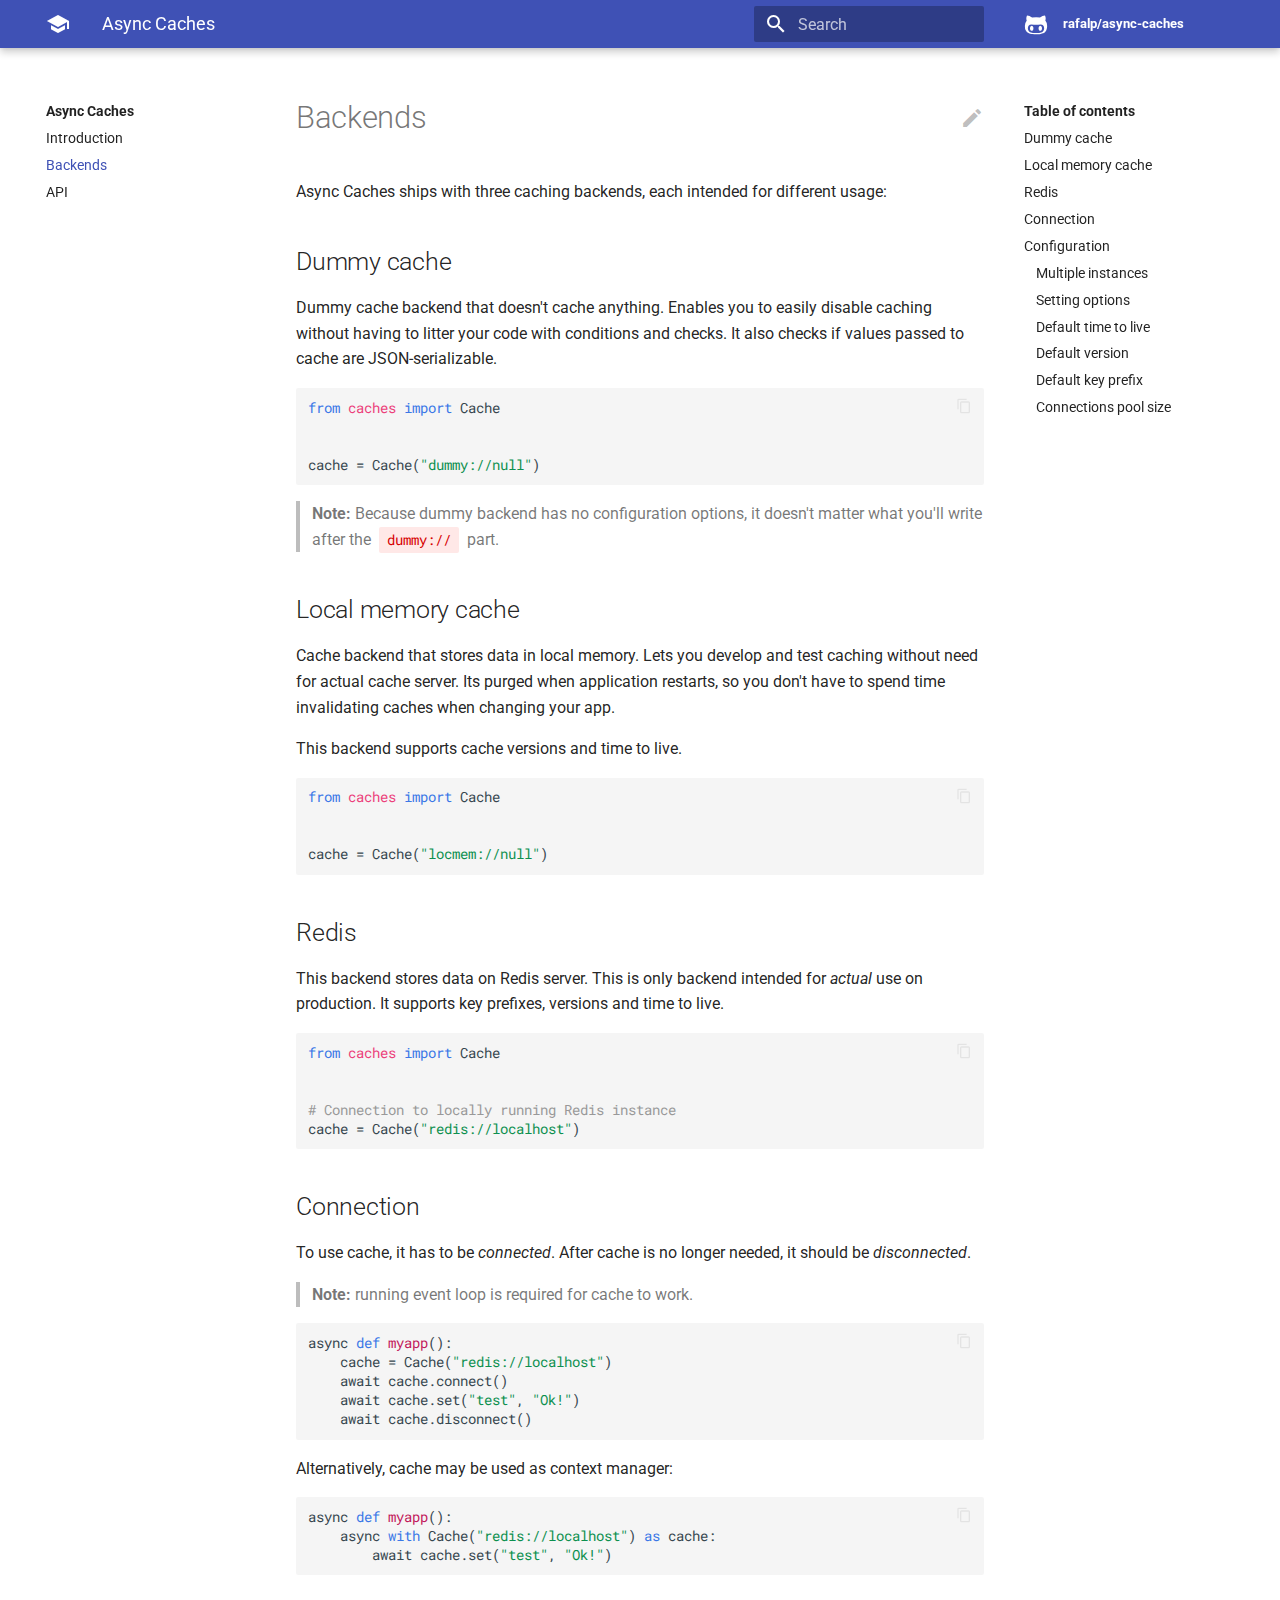
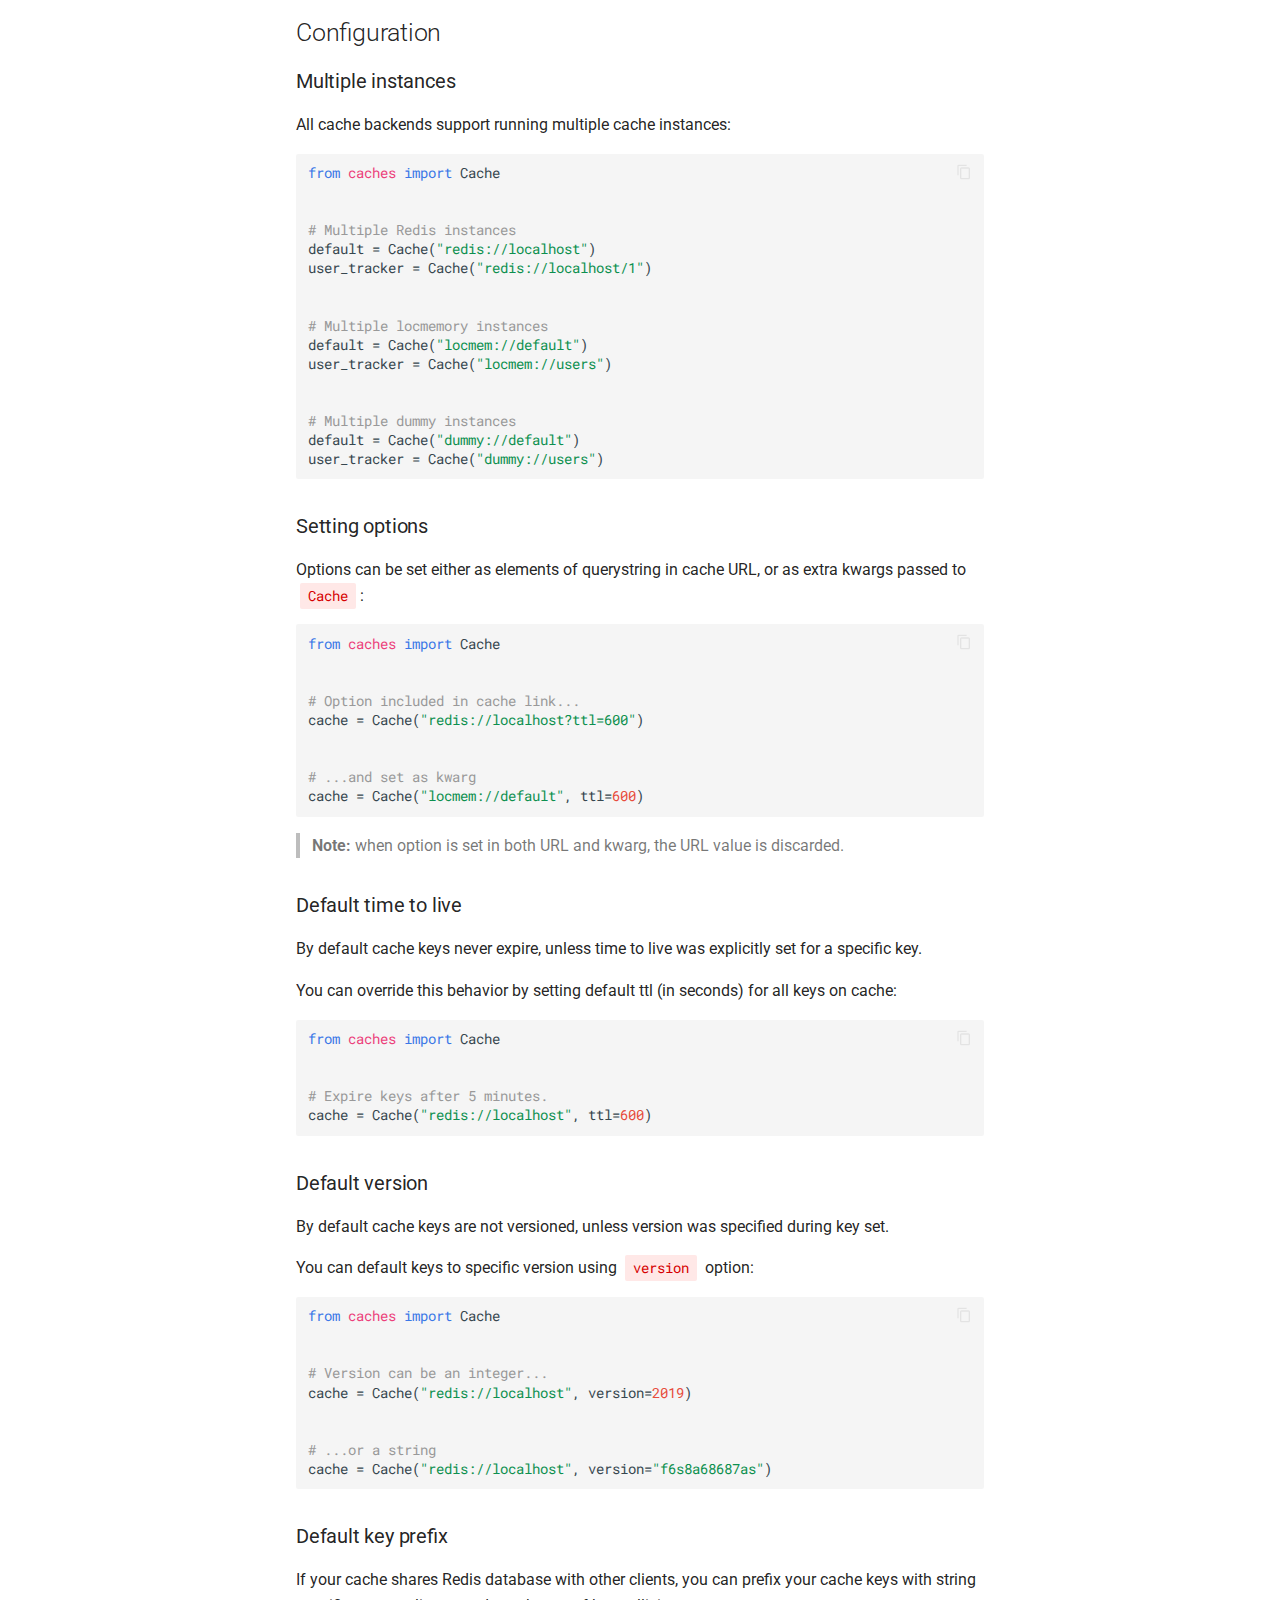
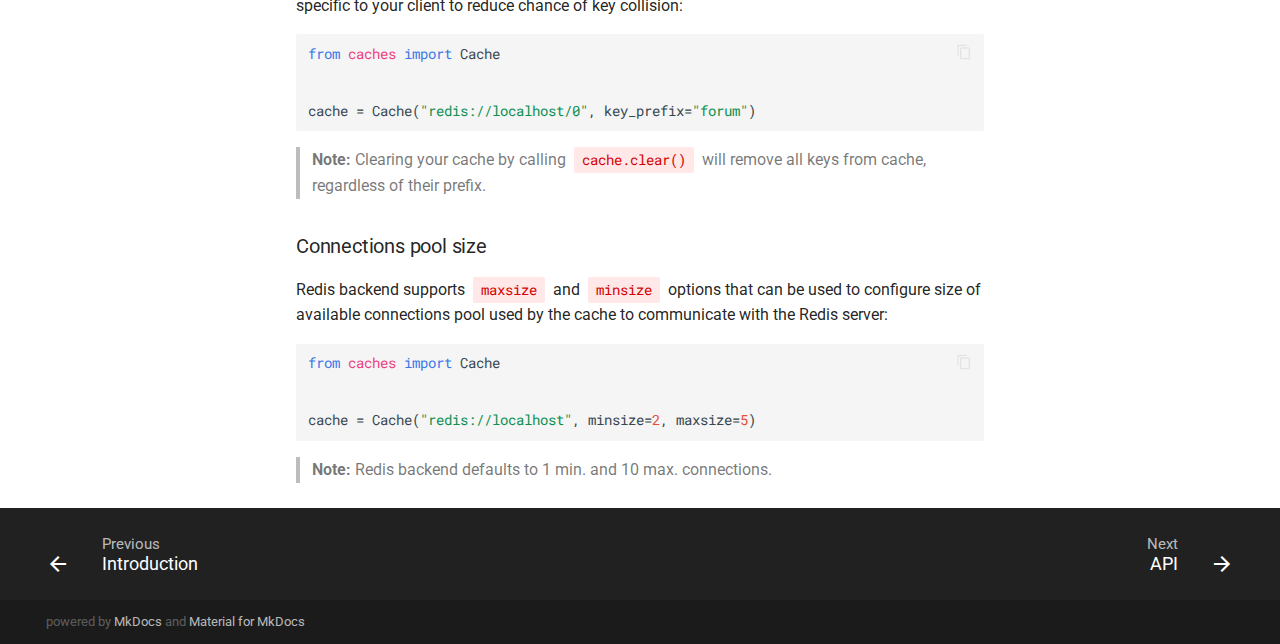
<file: backends/index.html>
<!doctype html>
<html lang="en" class="no-js">
  <head>
    
      <meta charset="utf-8">
      <meta name="viewport" content="width=device-width,initial-scale=1">
      <meta http-equiv="x-ua-compatible" content="ie=edge">
      
        <meta name="description" content="Caching library reimplementing django.core.cache with async support and type hints, inspired by encode/databases.">
      
      
      
      
        <meta name="lang:clipboard.copy" content="Copy to clipboard">
      
        <meta name="lang:clipboard.copied" content="Copied to clipboard">
      
        <meta name="lang:search.language" content="en">
      
        <meta name="lang:search.pipeline.stopwords" content="True">
      
        <meta name="lang:search.pipeline.trimmer" content="True">
      
        <meta name="lang:search.result.none" content="No matching documents">
      
        <meta name="lang:search.result.one" content="1 matching document">
      
        <meta name="lang:search.result.other" content="# matching documents">
      
        <meta name="lang:search.tokenizer" content="[\s\-]+">
      
      <link rel="shortcut icon" href="../assets/images/favicon.png">
      <meta name="generator" content="mkdocs-1.0.4, mkdocs-material-4.4.0">
    
    
      
        <title>Backends - Async Caches</title>
      
    
    
      <link rel="stylesheet" href="../assets/stylesheets/application.0284f74d.css">
      
      
    
    
      <script src="../assets/javascripts/modernizr.74668098.js"></script>
    
    
      
        <link href="https://fonts.gstatic.com" rel="preconnect" crossorigin>
        <link rel="stylesheet" href="https://fonts.googleapis.com/css?family=Roboto:300,400,400i,700|Roboto+Mono&display=fallback">
        <style>body,input{font-family:"Roboto","Helvetica Neue",Helvetica,Arial,sans-serif}code,kbd,pre{font-family:"Roboto Mono","Courier New",Courier,monospace}</style>
      
    
    <link rel="stylesheet" href="../assets/fonts/material-icons.css">
    
    
      <link rel="stylesheet" href="../custom.css">
    
    
      
    
    
  </head>
  
    <body dir="ltr">
  
    <svg class="md-svg">
      <defs>
        
        
          <svg xmlns="http://www.w3.org/2000/svg" width="416" height="448" viewBox="0 0 416 448" id="__github"><path fill="currentColor" d="M160 304q0 10-3.125 20.5t-10.75 19T128 352t-18.125-8.5-10.75-19T96 304t3.125-20.5 10.75-19T128 256t18.125 8.5 10.75 19T160 304zm160 0q0 10-3.125 20.5t-10.75 19T288 352t-18.125-8.5-10.75-19T256 304t3.125-20.5 10.75-19T288 256t18.125 8.5 10.75 19T320 304zm40 0q0-30-17.25-51T296 232q-10.25 0-48.75 5.25Q229.5 240 208 240t-39.25-2.75Q130.75 232 120 232q-29.5 0-46.75 21T56 304q0 22 8 38.375t20.25 25.75 30.5 15 35 7.375 37.25 1.75h42q20.5 0 37.25-1.75t35-7.375 30.5-15 20.25-25.75T360 304zm56-44q0 51.75-15.25 82.75-9.5 19.25-26.375 33.25t-35.25 21.5-42.5 11.875-42.875 5.5T212 416q-19.5 0-35.5-.75t-36.875-3.125-38.125-7.5-34.25-12.875T37 371.5t-21.5-28.75Q0 312 0 260q0-59.25 34-99-6.75-20.5-6.75-42.5 0-29 12.75-54.5 27 0 47.5 9.875t47.25 30.875Q171.5 96 212 96q37 0 70 8 26.25-20.5 46.75-30.25T376 64q12.75 25.5 12.75 54.5 0 21.75-6.75 42 34 40 34 99.5z"/></svg>
        
      </defs>
    </svg>
    <input class="md-toggle" data-md-toggle="drawer" type="checkbox" id="__drawer" autocomplete="off">
    <input class="md-toggle" data-md-toggle="search" type="checkbox" id="__search" autocomplete="off">
    <label class="md-overlay" data-md-component="overlay" for="__drawer"></label>
    
      <a href="#backends" tabindex="1" class="md-skip">
        Skip to content
      </a>
    
    
      <header class="md-header" data-md-component="header">
  <nav class="md-header-nav md-grid">
    <div class="md-flex">
      <div class="md-flex__cell md-flex__cell--shrink">
        <a href=".." title="Async Caches" class="md-header-nav__button md-logo">
          
            <i class="md-icon"></i>
          
        </a>
      </div>
      <div class="md-flex__cell md-flex__cell--shrink">
        <label class="md-icon md-icon--menu md-header-nav__button" for="__drawer"></label>
      </div>
      <div class="md-flex__cell md-flex__cell--stretch">
        <div class="md-flex__ellipsis md-header-nav__title" data-md-component="title">
          
            <span class="md-header-nav__topic">
              Async Caches
            </span>
            <span class="md-header-nav__topic">
              
                Backends
              
            </span>
          
        </div>
      </div>
      <div class="md-flex__cell md-flex__cell--shrink">
        
          <label class="md-icon md-icon--search md-header-nav__button" for="__search"></label>
          
<div class="md-search" data-md-component="search" role="dialog">
  <label class="md-search__overlay" for="__search"></label>
  <div class="md-search__inner" role="search">
    <form class="md-search__form" name="search">
      <input type="text" class="md-search__input" name="query" placeholder="Search" autocapitalize="off" autocorrect="off" autocomplete="off" spellcheck="false" data-md-component="query" data-md-state="active">
      <label class="md-icon md-search__icon" for="__search"></label>
      <button type="reset" class="md-icon md-search__icon" data-md-component="reset" tabindex="-1">
        &#xE5CD;
      </button>
    </form>
    <div class="md-search__output">
      <div class="md-search__scrollwrap" data-md-scrollfix>
        <div class="md-search-result" data-md-component="result">
          <div class="md-search-result__meta">
            Type to start searching
          </div>
          <ol class="md-search-result__list"></ol>
        </div>
      </div>
    </div>
  </div>
</div>
        
      </div>
      
        <div class="md-flex__cell md-flex__cell--shrink">
          <div class="md-header-nav__source">
            


  

<a href="https://github.com/rafalp/async-caches/" title="Go to repository" class="md-source" data-md-source="github">
  
    <div class="md-source__icon">
      <svg viewBox="0 0 24 24" width="24" height="24">
        <use xlink:href="#__github" width="24" height="24"></use>
      </svg>
    </div>
  
  <div class="md-source__repository">
    rafalp/async-caches
  </div>
</a>
          </div>
        </div>
      
    </div>
  </nav>
</header>
    
    <div class="md-container">
      
        
      
      
      <main class="md-main">
        <div class="md-main__inner md-grid" data-md-component="container">
          
            
              <div class="md-sidebar md-sidebar--primary" data-md-component="navigation">
                <div class="md-sidebar__scrollwrap">
                  <div class="md-sidebar__inner">
                    <nav class="md-nav md-nav--primary" data-md-level="0">
  <label class="md-nav__title md-nav__title--site" for="__drawer">
    <a href=".." title="Async Caches" class="md-nav__button md-logo">
      
        <i class="md-icon"></i>
      
    </a>
    Async Caches
  </label>
  
    <div class="md-nav__source">
      


  

<a href="https://github.com/rafalp/async-caches/" title="Go to repository" class="md-source" data-md-source="github">
  
    <div class="md-source__icon">
      <svg viewBox="0 0 24 24" width="24" height="24">
        <use xlink:href="#__github" width="24" height="24"></use>
      </svg>
    </div>
  
  <div class="md-source__repository">
    rafalp/async-caches
  </div>
</a>
    </div>
  
  <ul class="md-nav__list" data-md-scrollfix>
    
      
      
      


  <li class="md-nav__item">
    <a href=".." title="Introduction" class="md-nav__link">
      Introduction
    </a>
  </li>

    
      
      
      

  


  <li class="md-nav__item md-nav__item--active">
    
    <input class="md-toggle md-nav__toggle" data-md-toggle="toc" type="checkbox" id="__toc">
    
      
    
    
      <label class="md-nav__link md-nav__link--active" for="__toc">
        Backends
      </label>
    
    <a href="./" title="Backends" class="md-nav__link md-nav__link--active">
      Backends
    </a>
    
      
<nav class="md-nav md-nav--secondary">
  
  
    
  
  
    <label class="md-nav__title" for="__toc">Table of contents</label>
    <ul class="md-nav__list" data-md-scrollfix>
      
        <li class="md-nav__item">
  <a href="#dummy-cache" title="Dummy cache" class="md-nav__link">
    Dummy cache
  </a>
  
</li>
      
        <li class="md-nav__item">
  <a href="#local-memory-cache" title="Local memory cache" class="md-nav__link">
    Local memory cache
  </a>
  
</li>
      
        <li class="md-nav__item">
  <a href="#redis" title="Redis" class="md-nav__link">
    Redis
  </a>
  
</li>
      
        <li class="md-nav__item">
  <a href="#connection" title="Connection" class="md-nav__link">
    Connection
  </a>
  
</li>
      
        <li class="md-nav__item">
  <a href="#configuration" title="Configuration" class="md-nav__link">
    Configuration
  </a>
  
    <nav class="md-nav">
      <ul class="md-nav__list">
        
          <li class="md-nav__item">
  <a href="#multiple-instances" title="Multiple instances" class="md-nav__link">
    Multiple instances
  </a>
  
</li>
        
          <li class="md-nav__item">
  <a href="#setting-options" title="Setting options" class="md-nav__link">
    Setting options
  </a>
  
</li>
        
          <li class="md-nav__item">
  <a href="#default-time-to-live" title="Default time to live" class="md-nav__link">
    Default time to live
  </a>
  
</li>
        
          <li class="md-nav__item">
  <a href="#default-version" title="Default version" class="md-nav__link">
    Default version
  </a>
  
</li>
        
          <li class="md-nav__item">
  <a href="#default-key-prefix" title="Default key prefix" class="md-nav__link">
    Default key prefix
  </a>
  
</li>
        
          <li class="md-nav__item">
  <a href="#connections-pool-size" title="Connections pool size" class="md-nav__link">
    Connections pool size
  </a>
  
</li>
        
      </ul>
    </nav>
  
</li>
      
      
      
      
      
    </ul>
  
</nav>
    
  </li>

    
      
      
      


  <li class="md-nav__item">
    <a href="../api/" title="API" class="md-nav__link">
      API
    </a>
  </li>

    
  </ul>
</nav>
                  </div>
                </div>
              </div>
            
            
              <div class="md-sidebar md-sidebar--secondary" data-md-component="toc">
                <div class="md-sidebar__scrollwrap">
                  <div class="md-sidebar__inner">
                    
<nav class="md-nav md-nav--secondary">
  
  
    
  
  
    <label class="md-nav__title" for="__toc">Table of contents</label>
    <ul class="md-nav__list" data-md-scrollfix>
      
        <li class="md-nav__item">
  <a href="#dummy-cache" title="Dummy cache" class="md-nav__link">
    Dummy cache
  </a>
  
</li>
      
        <li class="md-nav__item">
  <a href="#local-memory-cache" title="Local memory cache" class="md-nav__link">
    Local memory cache
  </a>
  
</li>
      
        <li class="md-nav__item">
  <a href="#redis" title="Redis" class="md-nav__link">
    Redis
  </a>
  
</li>
      
        <li class="md-nav__item">
  <a href="#connection" title="Connection" class="md-nav__link">
    Connection
  </a>
  
</li>
      
        <li class="md-nav__item">
  <a href="#configuration" title="Configuration" class="md-nav__link">
    Configuration
  </a>
  
    <nav class="md-nav">
      <ul class="md-nav__list">
        
          <li class="md-nav__item">
  <a href="#multiple-instances" title="Multiple instances" class="md-nav__link">
    Multiple instances
  </a>
  
</li>
        
          <li class="md-nav__item">
  <a href="#setting-options" title="Setting options" class="md-nav__link">
    Setting options
  </a>
  
</li>
        
          <li class="md-nav__item">
  <a href="#default-time-to-live" title="Default time to live" class="md-nav__link">
    Default time to live
  </a>
  
</li>
        
          <li class="md-nav__item">
  <a href="#default-version" title="Default version" class="md-nav__link">
    Default version
  </a>
  
</li>
        
          <li class="md-nav__item">
  <a href="#default-key-prefix" title="Default key prefix" class="md-nav__link">
    Default key prefix
  </a>
  
</li>
        
          <li class="md-nav__item">
  <a href="#connections-pool-size" title="Connections pool size" class="md-nav__link">
    Connections pool size
  </a>
  
</li>
        
      </ul>
    </nav>
  
</li>
      
      
      
      
      
    </ul>
  
</nav>
                  </div>
                </div>
              </div>
            
          
          <div class="md-content">
            <article class="md-content__inner md-typeset">
              
                
                  <a href="https://github.com/rafalp/async-caches/edit/master/docs/backends.md" title="Edit this page" class="md-icon md-content__icon">&#xE3C9;</a>
                
                
                <h1 id="backends">Backends</h1>
<p>Async Caches ships with three caching backends, each intended for different usage:</p>
<h2 id="dummy-cache">Dummy cache</h2>
<p>Dummy cache backend that doesn't cache anything. Enables you to easily disable caching without having to litter your code with conditions and checks. It also checks if values passed to cache are JSON-serializable.</p>
<div class="codehilite"><pre><span></span><span class="kn">from</span> <span class="nn">caches</span> <span class="kn">import</span> <span class="n">Cache</span>


<span class="n">cache</span> <span class="o">=</span> <span class="n">Cache</span><span class="p">(</span><span class="s2">&quot;dummy://null&quot;</span><span class="p">)</span>
</pre></div>


<blockquote>
<p><strong>Note:</strong> Because dummy backend has no configuration options, it doesn't matter what you'll write after the <code>dummy://</code> part.</p>
</blockquote>
<h2 id="local-memory-cache">Local memory cache</h2>
<p>Cache backend that stores data in local memory. Lets you develop and test caching without need for actual cache server. Its purged when application restarts, so you don't have to spend time invalidating caches when changing your app.</p>
<p>This backend supports cache versions and time to live.</p>
<div class="codehilite"><pre><span></span><span class="kn">from</span> <span class="nn">caches</span> <span class="kn">import</span> <span class="n">Cache</span>


<span class="n">cache</span> <span class="o">=</span> <span class="n">Cache</span><span class="p">(</span><span class="s2">&quot;locmem://null&quot;</span><span class="p">)</span>
</pre></div>


<h2 id="redis">Redis</h2>
<p>This backend stores data on Redis server. This is only backend intended for <em>actual</em> use on production. It supports key prefixes, versions and time to live.</p>
<div class="codehilite"><pre><span></span><span class="kn">from</span> <span class="nn">caches</span> <span class="kn">import</span> <span class="n">Cache</span>


<span class="c1"># Connection to locally running Redis instance</span>
<span class="n">cache</span> <span class="o">=</span> <span class="n">Cache</span><span class="p">(</span><span class="s2">&quot;redis://localhost&quot;</span><span class="p">)</span>
</pre></div>


<h2 id="connection">Connection</h2>
<p>To use cache, it has to be <em>connected</em>. After cache is no longer needed, it should be <em>disconnected</em>.</p>
<blockquote>
<p><strong>Note:</strong> running event loop is required for cache to work. </p>
</blockquote>
<div class="codehilite"><pre><span></span><span class="n">async</span> <span class="k">def</span> <span class="nf">myapp</span><span class="p">():</span>
    <span class="n">cache</span> <span class="o">=</span> <span class="n">Cache</span><span class="p">(</span><span class="s2">&quot;redis://localhost&quot;</span><span class="p">)</span>
    <span class="n">await</span> <span class="n">cache</span><span class="o">.</span><span class="n">connect</span><span class="p">()</span>
    <span class="n">await</span> <span class="n">cache</span><span class="o">.</span><span class="n">set</span><span class="p">(</span><span class="s2">&quot;test&quot;</span><span class="p">,</span> <span class="s2">&quot;Ok!&quot;</span><span class="p">)</span>
    <span class="n">await</span> <span class="n">cache</span><span class="o">.</span><span class="n">disconnect</span><span class="p">()</span>
</pre></div>


<p>Alternatively, cache may be used as context manager:</p>
<div class="codehilite"><pre><span></span><span class="n">async</span> <span class="k">def</span> <span class="nf">myapp</span><span class="p">():</span>
    <span class="n">async</span> <span class="k">with</span> <span class="n">Cache</span><span class="p">(</span><span class="s2">&quot;redis://localhost&quot;</span><span class="p">)</span> <span class="k">as</span> <span class="n">cache</span><span class="p">:</span>
        <span class="n">await</span> <span class="n">cache</span><span class="o">.</span><span class="n">set</span><span class="p">(</span><span class="s2">&quot;test&quot;</span><span class="p">,</span> <span class="s2">&quot;Ok!&quot;</span><span class="p">)</span>
</pre></div>


<h2 id="configuration">Configuration</h2>
<h3 id="multiple-instances">Multiple instances</h3>
<p>All cache backends support running multiple cache instances:</p>
<div class="codehilite"><pre><span></span><span class="kn">from</span> <span class="nn">caches</span> <span class="kn">import</span> <span class="n">Cache</span>


<span class="c1"># Multiple Redis instances</span>
<span class="n">default</span> <span class="o">=</span> <span class="n">Cache</span><span class="p">(</span><span class="s2">&quot;redis://localhost&quot;</span><span class="p">)</span>
<span class="n">user_tracker</span> <span class="o">=</span> <span class="n">Cache</span><span class="p">(</span><span class="s2">&quot;redis://localhost/1&quot;</span><span class="p">)</span>


<span class="c1"># Multiple locmemory instances</span>
<span class="n">default</span> <span class="o">=</span> <span class="n">Cache</span><span class="p">(</span><span class="s2">&quot;locmem://default&quot;</span><span class="p">)</span>
<span class="n">user_tracker</span> <span class="o">=</span> <span class="n">Cache</span><span class="p">(</span><span class="s2">&quot;locmem://users&quot;</span><span class="p">)</span>


<span class="c1"># Multiple dummy instances</span>
<span class="n">default</span> <span class="o">=</span> <span class="n">Cache</span><span class="p">(</span><span class="s2">&quot;dummy://default&quot;</span><span class="p">)</span>
<span class="n">user_tracker</span> <span class="o">=</span> <span class="n">Cache</span><span class="p">(</span><span class="s2">&quot;dummy://users&quot;</span><span class="p">)</span>
</pre></div>


<h3 id="setting-options">Setting options</h3>
<p>Options can be set either as elements of querystring in cache URL, or as extra kwargs passed to <code>Cache</code>:</p>
<div class="codehilite"><pre><span></span><span class="kn">from</span> <span class="nn">caches</span> <span class="kn">import</span> <span class="n">Cache</span>


<span class="c1"># Option included in cache link...</span>
<span class="n">cache</span> <span class="o">=</span> <span class="n">Cache</span><span class="p">(</span><span class="s2">&quot;redis://localhost?ttl=600&quot;</span><span class="p">)</span>


<span class="c1"># ...and set as kwarg</span>
<span class="n">cache</span> <span class="o">=</span> <span class="n">Cache</span><span class="p">(</span><span class="s2">&quot;locmem://default&quot;</span><span class="p">,</span> <span class="n">ttl</span><span class="o">=</span><span class="mi">600</span><span class="p">)</span>
</pre></div>


<blockquote>
<p><strong>Note:</strong> when option is set in both URL and kwarg, the URL value is discarded. </p>
</blockquote>
<h3 id="default-time-to-live">Default time to live</h3>
<p>By default cache keys never expire, unless time to live was explicitly set for a specific key.</p>
<p>You can override this behavior by setting default ttl (in seconds) for all keys on cache:</p>
<div class="codehilite"><pre><span></span><span class="kn">from</span> <span class="nn">caches</span> <span class="kn">import</span> <span class="n">Cache</span>


<span class="c1"># Expire keys after 5 minutes.</span>
<span class="n">cache</span> <span class="o">=</span> <span class="n">Cache</span><span class="p">(</span><span class="s2">&quot;redis://localhost&quot;</span><span class="p">,</span> <span class="n">ttl</span><span class="o">=</span><span class="mi">600</span><span class="p">)</span>
</pre></div>


<h3 id="default-version">Default version</h3>
<p>By default cache keys are not versioned, unless version was specified during key set.</p>
<p>You can default keys to specific version using <code>version</code> option:</p>
<div class="codehilite"><pre><span></span><span class="kn">from</span> <span class="nn">caches</span> <span class="kn">import</span> <span class="n">Cache</span>


<span class="c1"># Version can be an integer...</span>
<span class="n">cache</span> <span class="o">=</span> <span class="n">Cache</span><span class="p">(</span><span class="s2">&quot;redis://localhost&quot;</span><span class="p">,</span> <span class="n">version</span><span class="o">=</span><span class="mi">2019</span><span class="p">)</span>


<span class="c1"># ...or a string</span>
<span class="n">cache</span> <span class="o">=</span> <span class="n">Cache</span><span class="p">(</span><span class="s2">&quot;redis://localhost&quot;</span><span class="p">,</span> <span class="n">version</span><span class="o">=</span><span class="s2">&quot;f6s8a68687as&quot;</span><span class="p">)</span>
</pre></div>


<h3 id="default-key-prefix">Default key prefix</h3>
<p>If your cache shares Redis database with other clients, you can prefix your cache keys with string specific to your client to reduce chance of key collision:</p>
<div class="codehilite"><pre><span></span><span class="kn">from</span> <span class="nn">caches</span> <span class="kn">import</span> <span class="n">Cache</span>


<span class="n">cache</span> <span class="o">=</span> <span class="n">Cache</span><span class="p">(</span><span class="s2">&quot;redis://localhost/0&quot;</span><span class="p">,</span> <span class="n">key_prefix</span><span class="o">=</span><span class="s2">&quot;forum&quot;</span><span class="p">)</span>
</pre></div>


<blockquote>
<p><strong>Note:</strong> Clearing your cache by calling <code>cache.clear()</code> will remove all keys from cache, regardless of their prefix.</p>
</blockquote>
<h3 id="connections-pool-size">Connections pool size</h3>
<p>Redis backend supports <code>maxsize</code> and <code>minsize</code> options that can be used to configure size of available connections pool used by the cache to communicate with the Redis server:</p>
<div class="codehilite"><pre><span></span><span class="kn">from</span> <span class="nn">caches</span> <span class="kn">import</span> <span class="n">Cache</span>


<span class="n">cache</span> <span class="o">=</span> <span class="n">Cache</span><span class="p">(</span><span class="s2">&quot;redis://localhost&quot;</span><span class="p">,</span> <span class="n">minsize</span><span class="o">=</span><span class="mi">2</span><span class="p">,</span> <span class="n">maxsize</span><span class="o">=</span><span class="mi">5</span><span class="p">)</span>
</pre></div>


<blockquote>
<p><strong>Note:</strong> Redis backend defaults to 1 min. and 10 max. connections.</p>
</blockquote>
                
                  
                
              
              
                


              
            </article>
          </div>
        </div>
      </main>
      
        
<footer class="md-footer">
  
    <div class="md-footer-nav">
      <nav class="md-footer-nav__inner md-grid">
        
          <a href=".." title="Introduction" class="md-flex md-footer-nav__link md-footer-nav__link--prev" rel="prev">
            <div class="md-flex__cell md-flex__cell--shrink">
              <i class="md-icon md-icon--arrow-back md-footer-nav__button"></i>
            </div>
            <div class="md-flex__cell md-flex__cell--stretch md-footer-nav__title">
              <span class="md-flex__ellipsis">
                <span class="md-footer-nav__direction">
                  Previous
                </span>
                Introduction
              </span>
            </div>
          </a>
        
        
          <a href="../api/" title="API" class="md-flex md-footer-nav__link md-footer-nav__link--next" rel="next">
            <div class="md-flex__cell md-flex__cell--stretch md-footer-nav__title">
              <span class="md-flex__ellipsis">
                <span class="md-footer-nav__direction">
                  Next
                </span>
                API
              </span>
            </div>
            <div class="md-flex__cell md-flex__cell--shrink">
              <i class="md-icon md-icon--arrow-forward md-footer-nav__button"></i>
            </div>
          </a>
        
      </nav>
    </div>
  
  <div class="md-footer-meta md-typeset">
    <div class="md-footer-meta__inner md-grid">
      <div class="md-footer-copyright">
        
        powered by
        <a href="https://www.mkdocs.org">MkDocs</a>
        and
        <a href="https://squidfunk.github.io/mkdocs-material/">
          Material for MkDocs</a>
      </div>
      
    </div>
  </div>
</footer>
      
    </div>
    
      <script src="../assets/javascripts/application.245445c6.js"></script>
      
      <script>app.initialize({version:"1.0.4",url:{base:".."}})</script>
      
    
  </body>
</html>
</file>
<file: assets/stylesheets/application.0284f74d.css>
@charset "UTF-8";html{box-sizing:border-box}*,:after,:before{box-sizing:inherit}html{-webkit-text-size-adjust:none;-moz-text-size-adjust:none;-ms-text-size-adjust:none;text-size-adjust:none}body{margin:0}hr{overflow:visible;box-sizing:content-box}a{-webkit-text-decoration-skip:objects}a,button,input,label{-webkit-tap-highlight-color:transparent}a{color:inherit;text-decoration:none}small,sub,sup{font-size:80%}sub,sup{position:relative;line-height:0;vertical-align:baseline}sub{bottom:-.25em}sup{top:-.5em}img{border-style:none}table{border-collapse:separate;border-spacing:0}td,th{font-weight:400;vertical-align:top}button{margin:0;padding:0;border:0;outline-style:none;background:transparent;font-size:inherit}input{border:0;outline:0}.md-clipboard:before,.md-icon,.md-nav__button,.md-nav__link:after,.md-nav__title:before,.md-search-result__article--document:before,.md-source-file:before,.md-typeset .admonition>.admonition-title:before,.md-typeset .admonition>summary:before,.md-typeset .critic.comment:before,.md-typeset .footnote-backref,.md-typeset .task-list-control .task-list-indicator:before,.md-typeset details>.admonition-title:before,.md-typeset details>summary:before,.md-typeset summary:after{font-family:Material Icons;font-style:normal;font-variant:normal;font-weight:400;line-height:1;text-transform:none;white-space:nowrap;speak:none;word-wrap:normal;direction:ltr}.md-content__icon,.md-footer-nav__button,.md-header-nav__button,.md-nav__button,.md-nav__title:before,.md-search-result__article--document:before{display:inline-block;margin:.2rem;padding:.4rem;font-size:1.2rem;cursor:pointer}.md-icon--arrow-back:before{content:""}.md-icon--arrow-forward:before{content:""}.md-icon--menu:before{content:""}.md-icon--search:before{content:""}[dir=rtl] .md-icon--arrow-back:before{content:""}[dir=rtl] .md-icon--arrow-forward:before{content:""}body{-webkit-font-smoothing:antialiased;-moz-osx-font-smoothing:grayscale}body,input{color:rgba(0,0,0,.87);-webkit-font-feature-settings:"kern","liga";font-feature-settings:"kern","liga";font-family:Helvetica Neue,Helvetica,Arial,sans-serif}code,kbd,pre{color:rgba(0,0,0,.87);-webkit-font-feature-settings:"kern";font-feature-settings:"kern";font-family:Courier New,Courier,monospace}.md-typeset{font-size:.8rem;line-height:1.6;-webkit-print-color-adjust:exact}.md-typeset blockquote,.md-typeset ol,.md-typeset p,.md-typeset ul{margin:1em 0}.md-typeset h1{margin:0 0 2rem;color:rgba(0,0,0,.54);font-size:1.5625rem;line-height:1.3}.md-typeset h1,.md-typeset h2{font-weight:300;letter-spacing:-.01em}.md-typeset h2{margin:2rem 0 .8rem;font-size:1.25rem;line-height:1.4}.md-typeset h3{margin:1.6rem 0 .8rem;font-size:1rem;font-weight:400;letter-spacing:-.01em;line-height:1.5}.md-typeset h2+h3{margin-top:.8rem}.md-typeset h4{font-size:.8rem}.md-typeset h4,.md-typeset h5,.md-typeset h6{margin:.8rem 0;font-weight:700;letter-spacing:-.01em}.md-typeset h5,.md-typeset h6{color:rgba(0,0,0,.54);font-size:.64rem}.md-typeset h5{text-transform:uppercase}.md-typeset hr{margin:1.5em 0;border-bottom:.05rem dotted rgba(0,0,0,.26)}.md-typeset a{color:#3f51b5;word-break:break-word}.md-typeset a,.md-typeset a:before{transition:color .125s}.md-typeset a:active,.md-typeset a:hover{color:#536dfe}.md-typeset code,.md-typeset pre{background-color:hsla(0,0%,92.5%,.5);color:#37474f;font-size:85%;direction:ltr}.md-typeset code{margin:0 .29412em;padding:.07353em 0;border-radius:.1rem;box-shadow:.29412em 0 0 hsla(0,0%,92.5%,.5),-.29412em 0 0 hsla(0,0%,92.5%,.5);word-break:break-word;-webkit-box-decoration-break:clone;box-decoration-break:clone}.md-typeset h1 code,.md-typeset h2 code,.md-typeset h3 code,.md-typeset h4 code,.md-typeset h5 code,.md-typeset h6 code{margin:0;background-color:transparent;box-shadow:none}.md-typeset a>code{margin:inherit;padding:inherit;border-radius:initial;background-color:inherit;color:inherit;box-shadow:none}.md-typeset pre{position:relative;margin:1em 0;border-radius:.1rem;line-height:1.4;-webkit-overflow-scrolling:touch}.md-typeset pre>code{display:block;margin:0;padding:.525rem .6rem;background-color:transparent;font-size:inherit;box-shadow:none;-webkit-box-decoration-break:slice;box-decoration-break:slice;overflow:auto}.md-typeset pre>code::-webkit-scrollbar{width:.2rem;height:.2rem}.md-typeset pre>code::-webkit-scrollbar-thumb{background-color:rgba(0,0,0,.26)}.md-typeset pre>code::-webkit-scrollbar-thumb:hover{background-color:#536dfe}.md-typeset kbd{padding:0 .29412em;border-radius:.15rem;border:.05rem solid #c9c9c9;border-bottom-color:#bcbcbc;background-color:#fcfcfc;color:#555;font-size:85%;box-shadow:0 .05rem 0 #b0b0b0;word-break:break-word}.md-typeset mark{margin:0 .25em;padding:.0625em 0;border-radius:.1rem;background-color:rgba(255,235,59,.5);box-shadow:.25em 0 0 rgba(255,235,59,.5),-.25em 0 0 rgba(255,235,59,.5);word-break:break-word;-webkit-box-decoration-break:clone;box-decoration-break:clone}.md-typeset abbr{border-bottom:.05rem dotted rgba(0,0,0,.54);text-decoration:none;cursor:help}.md-typeset small{opacity:.75}.md-typeset sub,.md-typeset sup{margin-left:.07812em}[dir=rtl] .md-typeset sub,[dir=rtl] .md-typeset sup{margin-right:.07812em;margin-left:0}.md-typeset blockquote{padding-left:.6rem;border-left:.2rem solid rgba(0,0,0,.26);color:rgba(0,0,0,.54)}[dir=rtl] .md-typeset blockquote{padding-right:.6rem;padding-left:0;border-right:.2rem solid rgba(0,0,0,.26);border-left:initial}.md-typeset ul{list-style-type:disc}.md-typeset ol,.md-typeset ul{margin-left:.625em;padding:0}[dir=rtl] .md-typeset ol,[dir=rtl] .md-typeset ul{margin-right:.625em;margin-left:0}.md-typeset ol ol,.md-typeset ul ol{list-style-type:lower-alpha}.md-typeset ol ol ol,.md-typeset ul ol ol{list-style-type:lower-roman}.md-typeset ol li,.md-typeset ul li{margin-bottom:.5em;margin-left:1.25em}[dir=rtl] .md-typeset ol li,[dir=rtl] .md-typeset ul li{margin-right:1.25em;margin-left:0}.md-typeset ol li blockquote,.md-typeset ol li p,.md-typeset ul li blockquote,.md-typeset ul li p{margin:.5em 0}.md-typeset ol li:last-child,.md-typeset ul li:last-child{margin-bottom:0}.md-typeset ol li ol,.md-typeset ol li ul,.md-typeset ul li ol,.md-typeset ul li ul{margin:.5em 0 .5em .625em}[dir=rtl] .md-typeset ol li ol,[dir=rtl] .md-typeset ol li ul,[dir=rtl] .md-typeset ul li ol,[dir=rtl] .md-typeset ul li ul{margin-right:.625em;margin-left:0}.md-typeset dd{margin:1em 0 1em 1.875em}[dir=rtl] .md-typeset dd{margin-right:1.875em;margin-left:0}.md-typeset iframe,.md-typeset img,.md-typeset svg{max-width:100%}.md-typeset table:not([class]){box-shadow:0 2px 2px 0 rgba(0,0,0,.14),0 1px 5px 0 rgba(0,0,0,.12),0 3px 1px -2px rgba(0,0,0,.2);display:inline-block;max-width:100%;border-radius:.1rem;font-size:.64rem;overflow:auto;-webkit-overflow-scrolling:touch}.md-typeset table:not([class])+*{margin-top:1.5em}.md-typeset table:not([class]) td:not([align]),.md-typeset table:not([class]) th:not([align]){text-align:left}[dir=rtl] .md-typeset table:not([class]) td:not([align]),[dir=rtl] .md-typeset table:not([class]) th:not([align]){text-align:right}.md-typeset table:not([class]) th{min-width:5rem;padding:.6rem .8rem;background-color:rgba(0,0,0,.54);color:#fff;vertical-align:top}.md-typeset table:not([class]) td{padding:.6rem .8rem;border-top:.05rem solid rgba(0,0,0,.07);vertical-align:top}.md-typeset table:not([class]) tr{transition:background-color .125s}.md-typeset table:not([class]) tr:hover{background-color:rgba(0,0,0,.035);box-shadow:inset 0 .05rem 0 #fff}.md-typeset table:not([class]) tr:first-child td{border-top:0}.md-typeset table:not([class]) a{word-break:normal}.md-typeset__scrollwrap{margin:1em -.8rem;overflow-x:auto;-webkit-overflow-scrolling:touch}.md-typeset .md-typeset__table{display:inline-block;margin-bottom:.5em;padding:0 .8rem}.md-typeset .md-typeset__table table{display:table;width:100%;margin:0;overflow:hidden}html{font-size:125%;overflow-x:hidden}body,html{height:100%}body{position:relative;font-size:.5rem}hr{display:block;height:.05rem;padding:0;border:0}.md-svg{display:none}.md-grid{max-width:61rem;margin-right:auto;margin-left:auto}.md-container,.md-main{overflow:auto}.md-container{display:table;width:100%;height:100%;padding-top:2.4rem;table-layout:fixed}.md-main{display:table-row;height:100%}.md-main__inner{height:100%;padding-top:1.5rem;padding-bottom:.05rem}.md-toggle{display:none}.md-overlay{position:fixed;top:0;width:0;height:0;transition:width 0s .25s,height 0s .25s,opacity .25s;background-color:rgba(0,0,0,.54);opacity:0;z-index:3}.md-flex{display:table}.md-flex__cell{display:table-cell;position:relative;vertical-align:top}.md-flex__cell--shrink{width:0}.md-flex__cell--stretch{display:table;width:100%;table-layout:fixed}.md-flex__ellipsis{display:table-cell;text-overflow:ellipsis;white-space:nowrap;overflow:hidden}.md-skip{position:fixed;width:.05rem;height:.05rem;margin:.5rem;padding:.3rem .5rem;-webkit-transform:translateY(.4rem);transform:translateY(.4rem);border-radius:.1rem;background-color:rgba(0,0,0,.87);color:#fff;font-size:.64rem;opacity:0;overflow:hidden}.md-skip:focus{width:auto;height:auto;clip:auto;-webkit-transform:translateX(0);transform:translateX(0);transition:opacity .175s 75ms,-webkit-transform .25s cubic-bezier(.4,0,.2,1);transition:transform .25s cubic-bezier(.4,0,.2,1),opacity .175s 75ms;transition:transform .25s cubic-bezier(.4,0,.2,1),opacity .175s 75ms,-webkit-transform .25s cubic-bezier(.4,0,.2,1);opacity:1;z-index:10}@page{margin:25mm}.md-clipboard{position:absolute;top:.3rem;right:.3rem;width:1.4rem;height:1.4rem;border-radius:.1rem;font-size:.8rem;cursor:pointer;z-index:1;-webkit-backface-visibility:hidden;backface-visibility:hidden}.md-clipboard:before{transition:color .25s,opacity .25s;color:rgba(0,0,0,.07);content:"\E14D"}.codehilite:hover .md-clipboard:before,.md-typeset .highlight:hover .md-clipboard:before,pre:hover .md-clipboard:before{color:rgba(0,0,0,.54)}.md-clipboard:focus:before,.md-clipboard:hover:before{color:#536dfe}.md-clipboard__message{display:block;position:absolute;top:0;right:1.7rem;padding:.3rem .5rem;-webkit-transform:translateX(.4rem);transform:translateX(.4rem);transition:opacity .175s,-webkit-transform .25s cubic-bezier(.9,.1,.9,0);transition:transform .25s cubic-bezier(.9,.1,.9,0),opacity .175s;transition:transform .25s cubic-bezier(.9,.1,.9,0),opacity .175s,-webkit-transform .25s cubic-bezier(.9,.1,.9,0);border-radius:.1rem;background-color:rgba(0,0,0,.54);color:#fff;font-size:.64rem;white-space:nowrap;opacity:0;pointer-events:none}.md-clipboard__message--active{-webkit-transform:translateX(0);transform:translateX(0);transition:opacity .175s 75ms,-webkit-transform .25s cubic-bezier(.4,0,.2,1);transition:transform .25s cubic-bezier(.4,0,.2,1),opacity .175s 75ms;transition:transform .25s cubic-bezier(.4,0,.2,1),opacity .175s 75ms,-webkit-transform .25s cubic-bezier(.4,0,.2,1);opacity:1;pointer-events:auto}.md-clipboard__message:before{content:attr(aria-label)}.md-clipboard__message:after{display:block;position:absolute;top:50%;right:-.2rem;width:0;margin-top:-.2rem;border-color:transparent rgba(0,0,0,.54);border-style:solid;border-width:.2rem 0 .2rem .2rem;content:""}.md-content__inner{margin:0 .8rem 1.2rem;padding-top:.6rem}.md-content__inner:before{display:block;height:.4rem;content:""}.md-content__inner>:last-child{margin-bottom:0}.md-content__icon{position:relative;margin:.4rem 0;padding:0;float:right}.md-typeset .md-content__icon{color:rgba(0,0,0,.26)}.md-header{position:fixed;top:0;right:0;left:0;height:2.4rem;transition:background-color .25s,color .25s;background-color:#3f51b5;color:#fff;box-shadow:none;z-index:2;-webkit-backface-visibility:hidden;backface-visibility:hidden}.no-js .md-header{transition:none;box-shadow:none}.md-header[data-md-state=shadow]{transition:background-color .25s,color .25s,box-shadow .25s;box-shadow:0 0 .2rem rgba(0,0,0,.1),0 .2rem .4rem rgba(0,0,0,.2)}.md-header-nav{padding:0 .2rem}.md-header-nav__button{position:relative;transition:opacity .25s;z-index:1}.md-header-nav__button:hover{opacity:.7}.md-header-nav__button.md-logo *{display:block}.no-js .md-header-nav__button.md-icon--search{display:none}.md-header-nav__topic{display:block;position:absolute;transition:opacity .15s,-webkit-transform .4s cubic-bezier(.1,.7,.1,1);transition:transform .4s cubic-bezier(.1,.7,.1,1),opacity .15s;transition:transform .4s cubic-bezier(.1,.7,.1,1),opacity .15s,-webkit-transform .4s cubic-bezier(.1,.7,.1,1);text-overflow:ellipsis;white-space:nowrap;overflow:hidden}.md-header-nav__topic+.md-header-nav__topic{-webkit-transform:translateX(1.25rem);transform:translateX(1.25rem);transition:opacity .15s,-webkit-transform .4s cubic-bezier(1,.7,.1,.1);transition:transform .4s cubic-bezier(1,.7,.1,.1),opacity .15s;transition:transform .4s cubic-bezier(1,.7,.1,.1),opacity .15s,-webkit-transform .4s cubic-bezier(1,.7,.1,.1);opacity:0;z-index:-1;pointer-events:none}[dir=rtl] .md-header-nav__topic+.md-header-nav__topic{-webkit-transform:translateX(-1.25rem);transform:translateX(-1.25rem)}.no-js .md-header-nav__topic{position:static}.no-js .md-header-nav__topic+.md-header-nav__topic{display:none}.md-header-nav__title{padding:0 1rem;font-size:.9rem;line-height:2.4rem}.md-header-nav__title[data-md-state=active] .md-header-nav__topic{-webkit-transform:translateX(-1.25rem);transform:translateX(-1.25rem);transition:opacity .15s,-webkit-transform .4s cubic-bezier(1,.7,.1,.1);transition:transform .4s cubic-bezier(1,.7,.1,.1),opacity .15s;transition:transform .4s cubic-bezier(1,.7,.1,.1),opacity .15s,-webkit-transform .4s cubic-bezier(1,.7,.1,.1);opacity:0;z-index:-1;pointer-events:none}[dir=rtl] .md-header-nav__title[data-md-state=active] .md-header-nav__topic{-webkit-transform:translateX(1.25rem);transform:translateX(1.25rem)}.md-header-nav__title[data-md-state=active] .md-header-nav__topic+.md-header-nav__topic{-webkit-transform:translateX(0);transform:translateX(0);transition:opacity .15s,-webkit-transform .4s cubic-bezier(.1,.7,.1,1);transition:transform .4s cubic-bezier(.1,.7,.1,1),opacity .15s;transition:transform .4s cubic-bezier(.1,.7,.1,1),opacity .15s,-webkit-transform .4s cubic-bezier(.1,.7,.1,1);opacity:1;z-index:0;pointer-events:auto}.md-header-nav__source{display:none}.md-hero{transition:background .25s;background-color:#3f51b5;color:#fff;font-size:1rem;overflow:hidden}.md-hero__inner{margin-top:1rem;padding:.8rem .8rem .4rem;transition:opacity .25s,-webkit-transform .4s cubic-bezier(.1,.7,.1,1);transition:transform .4s cubic-bezier(.1,.7,.1,1),opacity .25s;transition:transform .4s cubic-bezier(.1,.7,.1,1),opacity .25s,-webkit-transform .4s cubic-bezier(.1,.7,.1,1);transition-delay:.1s}[data-md-state=hidden] .md-hero__inner{pointer-events:none;-webkit-transform:translateY(.625rem);transform:translateY(.625rem);transition:opacity .1s 0s,-webkit-transform 0s .4s;transition:transform 0s .4s,opacity .1s 0s;transition:transform 0s .4s,opacity .1s 0s,-webkit-transform 0s .4s;opacity:0}.md-hero--expand .md-hero__inner{margin-bottom:1.2rem}.md-footer-nav{background-color:rgba(0,0,0,.87);color:#fff}.md-footer-nav__inner{padding:.2rem;overflow:auto}.md-footer-nav__link{padding-top:1.4rem;padding-bottom:.4rem;transition:opacity .25s}.md-footer-nav__link:hover{opacity:.7}.md-footer-nav__link--prev{width:25%;float:left}[dir=rtl] .md-footer-nav__link--prev{float:right}.md-footer-nav__link--next{width:75%;float:right;text-align:right}[dir=rtl] .md-footer-nav__link--next{float:left;text-align:left}.md-footer-nav__button{transition:background .25s}.md-footer-nav__title{position:relative;padding:0 1rem;font-size:.9rem;line-height:2.4rem}.md-footer-nav__direction{position:absolute;right:0;left:0;margin-top:-1rem;padding:0 1rem;color:hsla(0,0%,100%,.7);font-size:.75rem}.md-footer-meta{background-color:rgba(0,0,0,.895)}.md-footer-meta__inner{padding:.2rem;overflow:auto}html .md-footer-meta.md-typeset a{color:hsla(0,0%,100%,.7)}html .md-footer-meta.md-typeset a:focus,html .md-footer-meta.md-typeset a:hover{color:#fff}.md-footer-copyright{margin:0 .6rem;padding:.4rem 0;color:hsla(0,0%,100%,.3);font-size:.64rem}.md-footer-copyright__highlight{color:hsla(0,0%,100%,.7)}.md-footer-social{margin:0 .4rem;padding:.2rem 0 .6rem}.md-footer-social__link{display:inline-block;width:1.6rem;height:1.6rem;font-size:.8rem;text-align:center}.md-footer-social__link:before{line-height:1.9}.md-nav{font-size:.7rem;line-height:1.3}.md-nav__title{display:block;padding:0 .6rem;font-weight:700;text-overflow:ellipsis;overflow:hidden}.md-nav__title:before{display:none;content:"\E5C4"}[dir=rtl] .md-nav__title:before{content:"\E5C8"}.md-nav__title .md-nav__button{display:none}.md-nav__list{margin:0;padding:0;list-style:none}.md-nav__item{padding:0 .6rem}.md-nav__item:last-child{padding-bottom:.6rem}.md-nav__item .md-nav__item{padding-right:0}[dir=rtl] .md-nav__item .md-nav__item{padding-right:.6rem;padding-left:0}.md-nav__item .md-nav__item:last-child{padding-bottom:0}.md-nav__button img{width:100%;height:auto}.md-nav__link{display:block;margin-top:.625em;transition:color .125s;text-overflow:ellipsis;cursor:pointer;overflow:hidden}.md-nav__item--nested>.md-nav__link:after{content:"\E313"}html .md-nav__link[for=__toc],html .md-nav__link[for=__toc]+.md-nav__link:after,html .md-nav__link[for=__toc]~.md-nav{display:none}.md-nav__link[data-md-state=blur]{color:rgba(0,0,0,.54)}.md-nav__link--active,.md-nav__link:active{color:#3f51b5}.md-nav__item--nested>.md-nav__link{color:inherit}.md-nav__link:focus,.md-nav__link:hover{color:#536dfe}.md-nav__source,.no-js .md-search{display:none}.md-search__overlay{opacity:0;z-index:1}.md-search__form{position:relative}.md-search__input{position:relative;padding:0 2.2rem 0 3.6rem;text-overflow:ellipsis;z-index:2}[dir=rtl] .md-search__input{padding:0 3.6rem 0 2.2rem}.md-search__input::-webkit-input-placeholder{transition:color .25s cubic-bezier(.1,.7,.1,1)}.md-search__input::-moz-placeholder{transition:color .25s cubic-bezier(.1,.7,.1,1)}.md-search__input:-ms-input-placeholder{transition:color .25s cubic-bezier(.1,.7,.1,1)}.md-search__input::-ms-input-placeholder{transition:color .25s cubic-bezier(.1,.7,.1,1)}.md-search__input::placeholder{transition:color .25s cubic-bezier(.1,.7,.1,1)}.md-search__input::-webkit-input-placeholder,.md-search__input~.md-search__icon{color:rgba(0,0,0,.54)}.md-search__input::-moz-placeholder,.md-search__input~.md-search__icon{color:rgba(0,0,0,.54)}.md-search__input:-ms-input-placeholder,.md-search__input~.md-search__icon{color:rgba(0,0,0,.54)}.md-search__input::-ms-input-placeholder,.md-search__input~.md-search__icon{color:rgba(0,0,0,.54)}.md-search__input::placeholder,.md-search__input~.md-search__icon{color:rgba(0,0,0,.54)}.md-search__input::-ms-clear{display:none}.md-search__icon{position:absolute;transition:color .25s cubic-bezier(.1,.7,.1,1),opacity .25s;font-size:1.2rem;cursor:pointer;z-index:2}.md-search__icon:hover{opacity:.7}.md-search__icon[for=__search]{top:.3rem;left:.5rem}[dir=rtl] .md-search__icon[for=__search]{right:.5rem;left:auto}.md-search__icon[for=__search]:before{content:"\E8B6"}.md-search__icon[type=reset]{top:.3rem;right:.5rem;-webkit-transform:scale(.125);transform:scale(.125);transition:opacity .15s,-webkit-transform .15s cubic-bezier(.1,.7,.1,1);transition:transform .15s cubic-bezier(.1,.7,.1,1),opacity .15s;transition:transform .15s cubic-bezier(.1,.7,.1,1),opacity .15s,-webkit-transform .15s cubic-bezier(.1,.7,.1,1);opacity:0}[dir=rtl] .md-search__icon[type=reset]{right:auto;left:.5rem}[data-md-toggle=search]:checked~.md-header .md-search__input:valid~.md-search__icon[type=reset]{-webkit-transform:scale(1);transform:scale(1);opacity:1}[data-md-toggle=search]:checked~.md-header .md-search__input:valid~.md-search__icon[type=reset]:hover{opacity:.7}.md-search__output{position:absolute;width:100%;border-radius:0 0 .1rem .1rem;overflow:hidden;z-index:1}.md-search__scrollwrap{height:100%;background-color:#fff;box-shadow:inset 0 .05rem 0 rgba(0,0,0,.07);overflow-y:auto;-webkit-overflow-scrolling:touch}.md-search-result{color:rgba(0,0,0,.87);word-break:break-word}.md-search-result__meta{padding:0 .8rem;background-color:rgba(0,0,0,.07);color:rgba(0,0,0,.54);font-size:.64rem;line-height:1.8rem}.md-search-result__list{margin:0;padding:0;border-top:.05rem solid rgba(0,0,0,.07);list-style:none}.md-search-result__item{box-shadow:0 -.05rem 0 rgba(0,0,0,.07)}.md-search-result__link{display:block;transition:background .25s;outline:0;overflow:hidden}.md-search-result__link:hover,.md-search-result__link[data-md-state=active]{background-color:rgba(83,109,254,.1)}.md-search-result__link:hover .md-search-result__article:before,.md-search-result__link[data-md-state=active] .md-search-result__article:before{opacity:.7}.md-search-result__link:last-child .md-search-result__teaser{margin-bottom:.6rem}.md-search-result__article{position:relative;padding:0 .8rem;overflow:auto}.md-search-result__article--document:before{position:absolute;left:0;margin:.1rem;transition:opacity .25s;color:rgba(0,0,0,.54);content:"\E880"}[dir=rtl] .md-search-result__article--document:before{right:0;left:auto}.md-search-result__article--document .md-search-result__title{margin:.55rem 0;font-size:.8rem;font-weight:400;line-height:1.4}.md-search-result__title{margin:.5em 0;font-size:.64rem;font-weight:700;line-height:1.4}.md-search-result__teaser{display:-webkit-box;max-height:1.65rem;margin:.5em 0;color:rgba(0,0,0,.54);font-size:.64rem;line-height:1.4;text-overflow:ellipsis;overflow:hidden;-webkit-line-clamp:2}.md-search-result em{font-style:normal;font-weight:700;text-decoration:underline}.md-sidebar{position:absolute;width:12.1rem;padding:1.2rem 0;overflow:hidden}.md-sidebar[data-md-state=lock]{position:fixed;top:2.4rem}.md-sidebar--secondary{display:none}.md-sidebar__scrollwrap{max-height:100%;margin:0 .2rem;overflow-y:auto;-webkit-backface-visibility:hidden;backface-visibility:hidden}.md-sidebar__scrollwrap::-webkit-scrollbar{width:.2rem;height:.2rem}.md-sidebar__scrollwrap::-webkit-scrollbar-thumb{background-color:rgba(0,0,0,.26)}.md-sidebar__scrollwrap::-webkit-scrollbar-thumb:hover{background-color:#536dfe}@-webkit-keyframes md-source__facts--done{0%{height:0}to{height:.65rem}}@keyframes md-source__facts--done{0%{height:0}to{height:.65rem}}@-webkit-keyframes md-source__fact--done{0%{-webkit-transform:translateY(100%);transform:translateY(100%);opacity:0}50%{opacity:0}to{-webkit-transform:translateY(0);transform:translateY(0);opacity:1}}@keyframes md-source__fact--done{0%{-webkit-transform:translateY(100%);transform:translateY(100%);opacity:0}50%{opacity:0}to{-webkit-transform:translateY(0);transform:translateY(0);opacity:1}}.md-source{display:block;padding-right:.6rem;transition:opacity .25s;font-size:.65rem;line-height:1.2;white-space:nowrap}[dir=rtl] .md-source{padding-right:0;padding-left:.6rem}.md-source:hover{opacity:.7}.md-source:after,.md-source__icon{display:inline-block;height:2.4rem;content:"";vertical-align:middle}.md-source__icon{width:2.4rem}.md-source__icon svg{width:1.2rem;height:1.2rem;margin-top:.6rem;margin-left:.6rem}[dir=rtl] .md-source__icon svg{margin-right:.6rem;margin-left:0}.md-source__icon+.md-source__repository{margin-left:-2rem;padding-left:2rem}[dir=rtl] .md-source__icon+.md-source__repository{margin-right:-2rem;margin-left:0;padding-right:2rem;padding-left:0}.md-source__repository{display:inline-block;max-width:100%;margin-left:.6rem;font-weight:700;text-overflow:ellipsis;overflow:hidden;vertical-align:middle}.md-source__facts{margin:0;padding:0;font-size:.55rem;font-weight:700;list-style-type:none;opacity:.75;overflow:hidden}[data-md-state=done] .md-source__facts{-webkit-animation:md-source__facts--done .25s ease-in;animation:md-source__facts--done .25s ease-in}.md-source__fact{float:left}[dir=rtl] .md-source__fact{float:right}[data-md-state=done] .md-source__fact{-webkit-animation:md-source__fact--done .4s ease-out;animation:md-source__fact--done .4s ease-out}.md-source__fact:before{margin:0 .1rem;content:"\00B7"}.md-source__fact:first-child:before{display:none}.md-source-file{display:inline-block;margin:1em .5em 1em 0;padding-right:.25rem;border-radius:.1rem;background-color:rgba(0,0,0,.07);font-size:.64rem;list-style-type:none;cursor:pointer;overflow:hidden}.md-source-file:before{display:inline-block;margin-right:.25rem;padding:.25rem;background-color:rgba(0,0,0,.26);color:#fff;font-size:.8rem;content:"\E86F";vertical-align:middle}html .md-source-file{transition:background .4s,color .4s,box-shadow .4s cubic-bezier(.4,0,.2,1)}html .md-source-file:before{transition:inherit}html body .md-typeset .md-source-file{color:rgba(0,0,0,.54)}.md-source-file:hover{box-shadow:0 0 8px rgba(0,0,0,.18),0 8px 16px rgba(0,0,0,.36)}.md-source-file:hover:before{background-color:#536dfe}.md-tabs{width:100%;transition:background .25s;background-color:#3f51b5;color:#fff;overflow:auto}.md-tabs__list{margin:0 0 0 .2rem;padding:0;list-style:none;white-space:nowrap}.md-tabs__item{display:inline-block;height:2.4rem;padding-right:.6rem;padding-left:.6rem}.md-tabs__link{display:block;margin-top:.8rem;transition:opacity .25s,-webkit-transform .4s cubic-bezier(.1,.7,.1,1);transition:transform .4s cubic-bezier(.1,.7,.1,1),opacity .25s;transition:transform .4s cubic-bezier(.1,.7,.1,1),opacity .25s,-webkit-transform .4s cubic-bezier(.1,.7,.1,1);font-size:.7rem;opacity:.7}.md-tabs__link--active,.md-tabs__link:hover{color:inherit;opacity:1}.md-tabs__item:nth-child(2) .md-tabs__link{transition-delay:.02s}.md-tabs__item:nth-child(3) .md-tabs__link{transition-delay:.04s}.md-tabs__item:nth-child(4) .md-tabs__link{transition-delay:.06s}.md-tabs__item:nth-child(5) .md-tabs__link{transition-delay:.08s}.md-tabs__item:nth-child(6) .md-tabs__link{transition-delay:.1s}.md-tabs__item:nth-child(7) .md-tabs__link{transition-delay:.12s}.md-tabs__item:nth-child(8) .md-tabs__link{transition-delay:.14s}.md-tabs__item:nth-child(9) .md-tabs__link{transition-delay:.16s}.md-tabs__item:nth-child(10) .md-tabs__link{transition-delay:.18s}.md-tabs__item:nth-child(11) .md-tabs__link{transition-delay:.2s}.md-tabs__item:nth-child(12) .md-tabs__link{transition-delay:.22s}.md-tabs__item:nth-child(13) .md-tabs__link{transition-delay:.24s}.md-tabs__item:nth-child(14) .md-tabs__link{transition-delay:.26s}.md-tabs__item:nth-child(15) .md-tabs__link{transition-delay:.28s}.md-tabs__item:nth-child(16) .md-tabs__link{transition-delay:.3s}.md-tabs[data-md-state=hidden]{pointer-events:none}.md-tabs[data-md-state=hidden] .md-tabs__link{-webkit-transform:translateY(50%);transform:translateY(50%);transition:color .25s,opacity .1s,-webkit-transform 0s .4s;transition:color .25s,transform 0s .4s,opacity .1s;transition:color .25s,transform 0s .4s,opacity .1s,-webkit-transform 0s .4s;opacity:0}.md-typeset .admonition,.md-typeset details{box-shadow:0 2px 2px 0 rgba(0,0,0,.14),0 1px 5px 0 rgba(0,0,0,.12),0 3px 1px -2px rgba(0,0,0,.2);position:relative;margin:1.5625em 0;padding:0 .6rem;border-left:.2rem solid #448aff;border-radius:.1rem;font-size:.64rem;overflow:auto}[dir=rtl] .md-typeset .admonition,[dir=rtl] .md-typeset details{border-right:.2rem solid #448aff;border-left:none}html .md-typeset .admonition>:last-child,html .md-typeset details>:last-child{margin-bottom:.6rem}.md-typeset .admonition .admonition,.md-typeset .admonition details,.md-typeset details .admonition,.md-typeset details details{margin:1em 0}.md-typeset .admonition>.admonition-title,.md-typeset .admonition>summary,.md-typeset details>.admonition-title,.md-typeset details>summary{margin:0 -.6rem;padding:.4rem .6rem .4rem 2rem;border-bottom:.05rem solid rgba(68,138,255,.1);background-color:rgba(68,138,255,.1);font-weight:700}[dir=rtl] .md-typeset .admonition>.admonition-title,[dir=rtl] .md-typeset .admonition>summary,[dir=rtl] .md-typeset details>.admonition-title,[dir=rtl] .md-typeset details>summary{padding:.4rem 2rem .4rem .6rem}.md-typeset .admonition>.admonition-title:last-child,.md-typeset .admonition>summary:last-child,.md-typeset details>.admonition-title:last-child,.md-typeset details>summary:last-child{margin-bottom:0}.md-typeset .admonition>.admonition-title:before,.md-typeset .admonition>summary:before,.md-typeset details>.admonition-title:before,.md-typeset details>summary:before{position:absolute;left:.6rem;color:#448aff;font-size:1rem;content:"\E3C9"}[dir=rtl] .md-typeset .admonition>.admonition-title:before,[dir=rtl] .md-typeset .admonition>summary:before,[dir=rtl] .md-typeset details>.admonition-title:before,[dir=rtl] .md-typeset details>summary:before{right:.6rem;left:auto}.md-typeset .admonition.abstract,.md-typeset .admonition.summary,.md-typeset .admonition.tldr,.md-typeset details.abstract,.md-typeset details.summary,.md-typeset details.tldr{border-left-color:#00b0ff}[dir=rtl] .md-typeset .admonition.abstract,[dir=rtl] .md-typeset .admonition.summary,[dir=rtl] .md-typeset .admonition.tldr,[dir=rtl] .md-typeset details.abstract,[dir=rtl] .md-typeset details.summary,[dir=rtl] .md-typeset details.tldr{border-right-color:#00b0ff}.md-typeset .admonition.abstract>.admonition-title,.md-typeset .admonition.abstract>summary,.md-typeset .admonition.summary>.admonition-title,.md-typeset .admonition.summary>summary,.md-typeset .admonition.tldr>.admonition-title,.md-typeset .admonition.tldr>summary,.md-typeset details.abstract>.admonition-title,.md-typeset details.abstract>summary,.md-typeset details.summary>.admonition-title,.md-typeset details.summary>summary,.md-typeset details.tldr>.admonition-title,.md-typeset details.tldr>summary{border-bottom-color:rgba(0,176,255,.1);background-color:rgba(0,176,255,.1)}.md-typeset .admonition.abstract>.admonition-title:before,.md-typeset .admonition.abstract>summary:before,.md-typeset .admonition.summary>.admonition-title:before,.md-typeset .admonition.summary>summary:before,.md-typeset .admonition.tldr>.admonition-title:before,.md-typeset .admonition.tldr>summary:before,.md-typeset details.abstract>.admonition-title:before,.md-typeset details.abstract>summary:before,.md-typeset details.summary>.admonition-title:before,.md-typeset details.summary>summary:before,.md-typeset details.tldr>.admonition-title:before,.md-typeset details.tldr>summary:before{color:#00b0ff;content:""}.md-typeset .admonition.info,.md-typeset .admonition.todo,.md-typeset details.info,.md-typeset details.todo{border-left-color:#00b8d4}[dir=rtl] .md-typeset .admonition.info,[dir=rtl] .md-typeset .admonition.todo,[dir=rtl] .md-typeset details.info,[dir=rtl] .md-typeset details.todo{border-right-color:#00b8d4}.md-typeset .admonition.info>.admonition-title,.md-typeset .admonition.info>summary,.md-typeset .admonition.todo>.admonition-title,.md-typeset .admonition.todo>summary,.md-typeset details.info>.admonition-title,.md-typeset details.info>summary,.md-typeset details.todo>.admonition-title,.md-typeset details.todo>summary{border-bottom-color:rgba(0,184,212,.1);background-color:rgba(0,184,212,.1)}.md-typeset .admonition.info>.admonition-title:before,.md-typeset .admonition.info>summary:before,.md-typeset .admonition.todo>.admonition-title:before,.md-typeset .admonition.todo>summary:before,.md-typeset details.info>.admonition-title:before,.md-typeset details.info>summary:before,.md-typeset details.todo>.admonition-title:before,.md-typeset details.todo>summary:before{color:#00b8d4;content:""}.md-typeset .admonition.hint,.md-typeset .admonition.important,.md-typeset .admonition.tip,.md-typeset details.hint,.md-typeset details.important,.md-typeset details.tip{border-left-color:#00bfa5}[dir=rtl] .md-typeset .admonition.hint,[dir=rtl] .md-typeset .admonition.important,[dir=rtl] .md-typeset .admonition.tip,[dir=rtl] .md-typeset details.hint,[dir=rtl] .md-typeset details.important,[dir=rtl] .md-typeset details.tip{border-right-color:#00bfa5}.md-typeset .admonition.hint>.admonition-title,.md-typeset .admonition.hint>summary,.md-typeset .admonition.important>.admonition-title,.md-typeset .admonition.important>summary,.md-typeset .admonition.tip>.admonition-title,.md-typeset .admonition.tip>summary,.md-typeset details.hint>.admonition-title,.md-typeset details.hint>summary,.md-typeset details.important>.admonition-title,.md-typeset details.important>summary,.md-typeset details.tip>.admonition-title,.md-typeset details.tip>summary{border-bottom-color:rgba(0,191,165,.1);background-color:rgba(0,191,165,.1)}.md-typeset .admonition.hint>.admonition-title:before,.md-typeset .admonition.hint>summary:before,.md-typeset .admonition.important>.admonition-title:before,.md-typeset .admonition.important>summary:before,.md-typeset .admonition.tip>.admonition-title:before,.md-typeset .admonition.tip>summary:before,.md-typeset details.hint>.admonition-title:before,.md-typeset details.hint>summary:before,.md-typeset details.important>.admonition-title:before,.md-typeset details.important>summary:before,.md-typeset details.tip>.admonition-title:before,.md-typeset details.tip>summary:before{color:#00bfa5;content:""}.md-typeset .admonition.check,.md-typeset .admonition.done,.md-typeset .admonition.success,.md-typeset details.check,.md-typeset details.done,.md-typeset details.success{border-left-color:#00c853}[dir=rtl] .md-typeset .admonition.check,[dir=rtl] .md-typeset .admonition.done,[dir=rtl] .md-typeset .admonition.success,[dir=rtl] .md-typeset details.check,[dir=rtl] .md-typeset details.done,[dir=rtl] .md-typeset details.success{border-right-color:#00c853}.md-typeset .admonition.check>.admonition-title,.md-typeset .admonition.check>summary,.md-typeset .admonition.done>.admonition-title,.md-typeset .admonition.done>summary,.md-typeset .admonition.success>.admonition-title,.md-typeset .admonition.success>summary,.md-typeset details.check>.admonition-title,.md-typeset details.check>summary,.md-typeset details.done>.admonition-title,.md-typeset details.done>summary,.md-typeset details.success>.admonition-title,.md-typeset details.success>summary{border-bottom-color:rgba(0,200,83,.1);background-color:rgba(0,200,83,.1)}.md-typeset .admonition.check>.admonition-title:before,.md-typeset .admonition.check>summary:before,.md-typeset .admonition.done>.admonition-title:before,.md-typeset .admonition.done>summary:before,.md-typeset .admonition.success>.admonition-title:before,.md-typeset .admonition.success>summary:before,.md-typeset details.check>.admonition-title:before,.md-typeset details.check>summary:before,.md-typeset details.done>.admonition-title:before,.md-typeset details.done>summary:before,.md-typeset details.success>.admonition-title:before,.md-typeset details.success>summary:before{color:#00c853;content:""}.md-typeset .admonition.faq,.md-typeset .admonition.help,.md-typeset .admonition.question,.md-typeset details.faq,.md-typeset details.help,.md-typeset details.question{border-left-color:#64dd17}[dir=rtl] .md-typeset .admonition.faq,[dir=rtl] .md-typeset .admonition.help,[dir=rtl] .md-typeset .admonition.question,[dir=rtl] .md-typeset details.faq,[dir=rtl] .md-typeset details.help,[dir=rtl] .md-typeset details.question{border-right-color:#64dd17}.md-typeset .admonition.faq>.admonition-title,.md-typeset .admonition.faq>summary,.md-typeset .admonition.help>.admonition-title,.md-typeset .admonition.help>summary,.md-typeset .admonition.question>.admonition-title,.md-typeset .admonition.question>summary,.md-typeset details.faq>.admonition-title,.md-typeset details.faq>summary,.md-typeset details.help>.admonition-title,.md-typeset details.help>summary,.md-typeset details.question>.admonition-title,.md-typeset details.question>summary{border-bottom-color:rgba(100,221,23,.1);background-color:rgba(100,221,23,.1)}.md-typeset .admonition.faq>.admonition-title:before,.md-typeset .admonition.faq>summary:before,.md-typeset .admonition.help>.admonition-title:before,.md-typeset .admonition.help>summary:before,.md-typeset .admonition.question>.admonition-title:before,.md-typeset .admonition.question>summary:before,.md-typeset details.faq>.admonition-title:before,.md-typeset details.faq>summary:before,.md-typeset details.help>.admonition-title:before,.md-typeset details.help>summary:before,.md-typeset details.question>.admonition-title:before,.md-typeset details.question>summary:before{color:#64dd17;content:""}.md-typeset .admonition.attention,.md-typeset .admonition.caution,.md-typeset .admonition.warning,.md-typeset details.attention,.md-typeset details.caution,.md-typeset details.warning{border-left-color:#ff9100}[dir=rtl] .md-typeset .admonition.attention,[dir=rtl] .md-typeset .admonition.caution,[dir=rtl] .md-typeset .admonition.warning,[dir=rtl] .md-typeset details.attention,[dir=rtl] .md-typeset details.caution,[dir=rtl] .md-typeset details.warning{border-right-color:#ff9100}.md-typeset .admonition.attention>.admonition-title,.md-typeset .admonition.attention>summary,.md-typeset .admonition.caution>.admonition-title,.md-typeset .admonition.caution>summary,.md-typeset .admonition.warning>.admonition-title,.md-typeset .admonition.warning>summary,.md-typeset details.attention>.admonition-title,.md-typeset details.attention>summary,.md-typeset details.caution>.admonition-title,.md-typeset details.caution>summary,.md-typeset details.warning>.admonition-title,.md-typeset details.warning>summary{border-bottom-color:rgba(255,145,0,.1);background-color:rgba(255,145,0,.1)}.md-typeset .admonition.attention>.admonition-title:before,.md-typeset .admonition.attention>summary:before,.md-typeset .admonition.caution>.admonition-title:before,.md-typeset .admonition.caution>summary:before,.md-typeset .admonition.warning>.admonition-title:before,.md-typeset .admonition.warning>summary:before,.md-typeset details.attention>.admonition-title:before,.md-typeset details.attention>summary:before,.md-typeset details.caution>.admonition-title:before,.md-typeset details.caution>summary:before,.md-typeset details.warning>.admonition-title:before,.md-typeset details.warning>summary:before{color:#ff9100;content:""}.md-typeset .admonition.fail,.md-typeset .admonition.failure,.md-typeset .admonition.missing,.md-typeset details.fail,.md-typeset details.failure,.md-typeset details.missing{border-left-color:#ff5252}[dir=rtl] .md-typeset .admonition.fail,[dir=rtl] .md-typeset .admonition.failure,[dir=rtl] .md-typeset .admonition.missing,[dir=rtl] .md-typeset details.fail,[dir=rtl] .md-typeset details.failure,[dir=rtl] .md-typeset details.missing{border-right-color:#ff5252}.md-typeset .admonition.fail>.admonition-title,.md-typeset .admonition.fail>summary,.md-typeset .admonition.failure>.admonition-title,.md-typeset .admonition.failure>summary,.md-typeset .admonition.missing>.admonition-title,.md-typeset .admonition.missing>summary,.md-typeset details.fail>.admonition-title,.md-typeset details.fail>summary,.md-typeset details.failure>.admonition-title,.md-typeset details.failure>summary,.md-typeset details.missing>.admonition-title,.md-typeset details.missing>summary{border-bottom-color:rgba(255,82,82,.1);background-color:rgba(255,82,82,.1)}.md-typeset .admonition.fail>.admonition-title:before,.md-typeset .admonition.fail>summary:before,.md-typeset .admonition.failure>.admonition-title:before,.md-typeset .admonition.failure>summary:before,.md-typeset .admonition.missing>.admonition-title:before,.md-typeset .admonition.missing>summary:before,.md-typeset details.fail>.admonition-title:before,.md-typeset details.fail>summary:before,.md-typeset details.failure>.admonition-title:before,.md-typeset details.failure>summary:before,.md-typeset details.missing>.admonition-title:before,.md-typeset details.missing>summary:before{color:#ff5252;content:""}.md-typeset .admonition.danger,.md-typeset .admonition.error,.md-typeset details.danger,.md-typeset details.error{border-left-color:#ff1744}[dir=rtl] .md-typeset .admonition.danger,[dir=rtl] .md-typeset .admonition.error,[dir=rtl] .md-typeset details.danger,[dir=rtl] .md-typeset details.error{border-right-color:#ff1744}.md-typeset .admonition.danger>.admonition-title,.md-typeset .admonition.danger>summary,.md-typeset .admonition.error>.admonition-title,.md-typeset .admonition.error>summary,.md-typeset details.danger>.admonition-title,.md-typeset details.danger>summary,.md-typeset details.error>.admonition-title,.md-typeset details.error>summary{border-bottom-color:rgba(255,23,68,.1);background-color:rgba(255,23,68,.1)}.md-typeset .admonition.danger>.admonition-title:before,.md-typeset .admonition.danger>summary:before,.md-typeset .admonition.error>.admonition-title:before,.md-typeset .admonition.error>summary:before,.md-typeset details.danger>.admonition-title:before,.md-typeset details.danger>summary:before,.md-typeset details.error>.admonition-title:before,.md-typeset details.error>summary:before{color:#ff1744;content:""}.md-typeset .admonition.bug,.md-typeset details.bug{border-left-color:#f50057}[dir=rtl] .md-typeset .admonition.bug,[dir=rtl] .md-typeset details.bug{border-right-color:#f50057}.md-typeset .admonition.bug>.admonition-title,.md-typeset .admonition.bug>summary,.md-typeset details.bug>.admonition-title,.md-typeset details.bug>summary{border-bottom-color:rgba(245,0,87,.1);background-color:rgba(245,0,87,.1)}.md-typeset .admonition.bug>.admonition-title:before,.md-typeset .admonition.bug>summary:before,.md-typeset details.bug>.admonition-title:before,.md-typeset details.bug>summary:before{color:#f50057;content:""}.md-typeset .admonition.example,.md-typeset details.example{border-left-color:#651fff}[dir=rtl] .md-typeset .admonition.example,[dir=rtl] .md-typeset details.example{border-right-color:#651fff}.md-typeset .admonition.example>.admonition-title,.md-typeset .admonition.example>summary,.md-typeset details.example>.admonition-title,.md-typeset details.example>summary{border-bottom-color:rgba(101,31,255,.1);background-color:rgba(101,31,255,.1)}.md-typeset .admonition.example>.admonition-title:before,.md-typeset .admonition.example>summary:before,.md-typeset details.example>.admonition-title:before,.md-typeset details.example>summary:before{color:#651fff;content:""}.md-typeset .admonition.cite,.md-typeset .admonition.quote,.md-typeset details.cite,.md-typeset details.quote{border-left-color:#9e9e9e}[dir=rtl] .md-typeset .admonition.cite,[dir=rtl] .md-typeset .admonition.quote,[dir=rtl] .md-typeset details.cite,[dir=rtl] .md-typeset details.quote{border-right-color:#9e9e9e}.md-typeset .admonition.cite>.admonition-title,.md-typeset .admonition.cite>summary,.md-typeset .admonition.quote>.admonition-title,.md-typeset .admonition.quote>summary,.md-typeset details.cite>.admonition-title,.md-typeset details.cite>summary,.md-typeset details.quote>.admonition-title,.md-typeset details.quote>summary{border-bottom-color:hsla(0,0%,62%,.1);background-color:hsla(0,0%,62%,.1)}.md-typeset .admonition.cite>.admonition-title:before,.md-typeset .admonition.cite>summary:before,.md-typeset .admonition.quote>.admonition-title:before,.md-typeset .admonition.quote>summary:before,.md-typeset details.cite>.admonition-title:before,.md-typeset details.cite>summary:before,.md-typeset details.quote>.admonition-title:before,.md-typeset details.quote>summary:before{color:#9e9e9e;content:""}.codehilite .o,.codehilite .ow,.md-typeset .highlight .o,.md-typeset .highlight .ow{color:inherit}.codehilite .ge,.md-typeset .highlight .ge{color:#000}.codehilite .gr,.md-typeset .highlight .gr{color:#a00}.codehilite .gh,.md-typeset .highlight .gh{color:#999}.codehilite .go,.md-typeset .highlight .go{color:#888}.codehilite .gp,.md-typeset .highlight .gp{color:#555}.codehilite .gs,.md-typeset .highlight .gs{color:inherit}.codehilite .gu,.md-typeset .highlight .gu{color:#aaa}.codehilite .gt,.md-typeset .highlight .gt{color:#a00}.codehilite .gd,.md-typeset .highlight .gd{background-color:#fdd}.codehilite .gi,.md-typeset .highlight .gi{background-color:#dfd}.codehilite .k,.md-typeset .highlight .k{color:#3b78e7}.codehilite .kc,.md-typeset .highlight .kc{color:#a71d5d}.codehilite .kd,.codehilite .kn,.md-typeset .highlight .kd,.md-typeset .highlight .kn{color:#3b78e7}.codehilite .kp,.md-typeset .highlight .kp{color:#a71d5d}.codehilite .kr,.codehilite .kt,.md-typeset .highlight .kr,.md-typeset .highlight .kt{color:#3e61a2}.codehilite .c,.codehilite .cm,.md-typeset .highlight .c,.md-typeset .highlight .cm{color:#999}.codehilite .cp,.md-typeset .highlight .cp{color:#666}.codehilite .c1,.codehilite .ch,.codehilite .cs,.md-typeset .highlight .c1,.md-typeset .highlight .ch,.md-typeset .highlight .cs{color:#999}.codehilite .na,.codehilite .nb,.md-typeset .highlight .na,.md-typeset .highlight .nb{color:#c2185b}.codehilite .bp,.md-typeset .highlight .bp{color:#3e61a2}.codehilite .nc,.md-typeset .highlight .nc{color:#c2185b}.codehilite .no,.md-typeset .highlight .no{color:#3e61a2}.codehilite .nd,.codehilite .ni,.md-typeset .highlight .nd,.md-typeset .highlight .ni{color:#666}.codehilite .ne,.codehilite .nf,.md-typeset .highlight .ne,.md-typeset .highlight .nf{color:#c2185b}.codehilite .nl,.md-typeset .highlight .nl{color:#3b5179}.codehilite .nn,.md-typeset .highlight .nn{color:#ec407a}.codehilite .nt,.md-typeset .highlight .nt{color:#3b78e7}.codehilite .nv,.codehilite .vc,.codehilite .vg,.codehilite .vi,.md-typeset .highlight .nv,.md-typeset .highlight .vc,.md-typeset .highlight .vg,.md-typeset .highlight .vi{color:#3e61a2}.codehilite .nx,.md-typeset .highlight .nx{color:#ec407a}.codehilite .il,.codehilite .m,.codehilite .mf,.codehilite .mh,.codehilite .mi,.codehilite .mo,.md-typeset .highlight .il,.md-typeset .highlight .m,.md-typeset .highlight .mf,.md-typeset .highlight .mh,.md-typeset .highlight .mi,.md-typeset .highlight .mo{color:#e74c3c}.codehilite .s,.codehilite .sb,.codehilite .sc,.md-typeset .highlight .s,.md-typeset .highlight .sb,.md-typeset .highlight .sc{color:#0d904f}.codehilite .sd,.md-typeset .highlight .sd{color:#999}.codehilite .s2,.md-typeset .highlight .s2{color:#0d904f}.codehilite .se,.codehilite .sh,.codehilite .si,.codehilite .sx,.md-typeset .highlight .se,.md-typeset .highlight .sh,.md-typeset .highlight .si,.md-typeset .highlight .sx{color:#183691}.codehilite .sr,.md-typeset .highlight .sr{color:#009926}.codehilite .s1,.codehilite .ss,.md-typeset .highlight .s1,.md-typeset .highlight .ss{color:#0d904f}.codehilite .err,.md-typeset .highlight .err{color:#a61717}.codehilite .w,.md-typeset .highlight .w{color:transparent}.codehilite .hll,.md-typeset .highlight .hll{display:block;margin:0 -.6rem;padding:0 .6rem;background-color:rgba(255,235,59,.5)}.md-typeset .codehilite,.md-typeset .highlight{position:relative;margin:1em 0;padding:0;border-radius:.1rem;background-color:hsla(0,0%,92.5%,.5);color:#37474f;line-height:1.4;-webkit-overflow-scrolling:touch}.md-typeset .codehilite code,.md-typeset .codehilite pre,.md-typeset .highlight code,.md-typeset .highlight pre{display:block;margin:0;padding:.525rem .6rem;background-color:transparent;overflow:auto;vertical-align:top}.md-typeset .codehilite code::-webkit-scrollbar,.md-typeset .codehilite pre::-webkit-scrollbar,.md-typeset .highlight code::-webkit-scrollbar,.md-typeset .highlight pre::-webkit-scrollbar{width:.2rem;height:.2rem}.md-typeset .codehilite code::-webkit-scrollbar-thumb,.md-typeset .codehilite pre::-webkit-scrollbar-thumb,.md-typeset .highlight code::-webkit-scrollbar-thumb,.md-typeset .highlight pre::-webkit-scrollbar-thumb{background-color:rgba(0,0,0,.26)}.md-typeset .codehilite code::-webkit-scrollbar-thumb:hover,.md-typeset .codehilite pre::-webkit-scrollbar-thumb:hover,.md-typeset .highlight code::-webkit-scrollbar-thumb:hover,.md-typeset .highlight pre::-webkit-scrollbar-thumb:hover{background-color:#536dfe}.md-typeset pre.codehilite,.md-typeset pre.highlight{overflow:visible}.md-typeset pre.codehilite code,.md-typeset pre.highlight code{display:block;padding:.525rem .6rem;overflow:auto}.md-typeset .codehilitetable,.md-typeset .highlighttable{display:block;margin:1em 0;border-radius:.2em;font-size:.8rem;overflow:hidden}.md-typeset .codehilitetable tbody,.md-typeset .codehilitetable td,.md-typeset .highlighttable tbody,.md-typeset .highlighttable td{display:block;padding:0}.md-typeset .codehilitetable tr,.md-typeset .highlighttable tr{display:flex}.md-typeset .codehilitetable .codehilite,.md-typeset .codehilitetable .highlight,.md-typeset .codehilitetable .linenodiv,.md-typeset .highlighttable .codehilite,.md-typeset .highlighttable .highlight,.md-typeset .highlighttable .linenodiv{margin:0;border-radius:0}.md-typeset .codehilitetable .linenodiv,.md-typeset .highlighttable .linenodiv{padding:.525rem .6rem}.md-typeset .codehilitetable .linenos,.md-typeset .highlighttable .linenos{background-color:rgba(0,0,0,.07);color:rgba(0,0,0,.26);-webkit-user-select:none;-moz-user-select:none;-ms-user-select:none;user-select:none}.md-typeset .codehilitetable .linenos pre,.md-typeset .highlighttable .linenos pre{margin:0;padding:0;background-color:transparent;color:inherit;text-align:right}.md-typeset .codehilitetable .code,.md-typeset .highlighttable .code{flex:1;overflow:hidden}.md-typeset>.codehilitetable,.md-typeset>.highlighttable{box-shadow:none}.md-typeset [id^="fnref:"]{display:inline-block}.md-typeset [id^="fnref:"]:target{margin-top:-3.8rem;padding-top:3.8rem;pointer-events:none}.md-typeset [id^="fn:"]:before{display:none;height:0;content:""}.md-typeset [id^="fn:"]:target:before{display:block;margin-top:-3.5rem;padding-top:3.5rem;pointer-events:none}.md-typeset .footnote{color:rgba(0,0,0,.54);font-size:.64rem}.md-typeset .footnote ol{margin-left:0}.md-typeset .footnote li{transition:color .25s}.md-typeset .footnote li:target{color:rgba(0,0,0,.87)}.md-typeset .footnote li :first-child{margin-top:0}.md-typeset .footnote li:hover .footnote-backref,.md-typeset .footnote li:target .footnote-backref{-webkit-transform:translateX(0);transform:translateX(0);opacity:1}.md-typeset .footnote li:hover .footnote-backref:hover,.md-typeset .footnote li:target .footnote-backref{color:#536dfe}.md-typeset .footnote-ref{display:inline-block;pointer-events:auto}.md-typeset .footnote-ref:before{display:inline;margin:0 .2em;border-left:.05rem solid rgba(0,0,0,.26);font-size:1.25em;content:"";vertical-align:-.25rem}.md-typeset .footnote-backref{display:inline-block;-webkit-transform:translateX(.25rem);transform:translateX(.25rem);transition:color .25s,opacity .125s .125s,-webkit-transform .25s .125s;transition:transform .25s .125s,color .25s,opacity .125s .125s;transition:transform .25s .125s,color .25s,opacity .125s .125s,-webkit-transform .25s .125s;color:rgba(0,0,0,.26);font-size:0;opacity:0;vertical-align:text-bottom}[dir=rtl] .md-typeset .footnote-backref{-webkit-transform:translateX(-.25rem);transform:translateX(-.25rem)}.md-typeset .footnote-backref:before{display:inline-block;font-size:.8rem;content:"\E31B"}[dir=rtl] .md-typeset .footnote-backref:before{-webkit-transform:scaleX(-1);transform:scaleX(-1)}.md-typeset .headerlink{display:inline-block;margin-left:.5rem;-webkit-transform:translateY(.25rem);transform:translateY(.25rem);transition:color .25s,opacity .125s .25s,-webkit-transform .25s .25s;transition:transform .25s .25s,color .25s,opacity .125s .25s;transition:transform .25s .25s,color .25s,opacity .125s .25s,-webkit-transform .25s .25s;opacity:0}[dir=rtl] .md-typeset .headerlink{margin-right:.5rem;margin-left:0}html body .md-typeset .headerlink{color:rgba(0,0,0,.26)}.md-typeset h1[id]:before{display:block;margin-top:-9px;padding-top:9px;content:""}.md-typeset h1[id]:target:before{margin-top:-3.45rem;padding-top:3.45rem}.md-typeset h1[id] .headerlink:focus,.md-typeset h1[id]:hover .headerlink,.md-typeset h1[id]:target .headerlink{-webkit-transform:translate(0);transform:translate(0);opacity:1}.md-typeset h1[id] .headerlink:focus,.md-typeset h1[id]:hover .headerlink:hover,.md-typeset h1[id]:target .headerlink{color:#536dfe}.md-typeset h2[id]:before{display:block;margin-top:-8px;padding-top:8px;content:""}.md-typeset h2[id]:target:before{margin-top:-3.4rem;padding-top:3.4rem}.md-typeset h2[id] .headerlink:focus,.md-typeset h2[id]:hover .headerlink,.md-typeset h2[id]:target .headerlink{-webkit-transform:translate(0);transform:translate(0);opacity:1}.md-typeset h2[id] .headerlink:focus,.md-typeset h2[id]:hover .headerlink:hover,.md-typeset h2[id]:target .headerlink{color:#536dfe}.md-typeset h3[id]:before{display:block;margin-top:-9px;padding-top:9px;content:""}.md-typeset h3[id]:target:before{margin-top:-3.45rem;padding-top:3.45rem}.md-typeset h3[id] .headerlink:focus,.md-typeset h3[id]:hover .headerlink,.md-typeset h3[id]:target .headerlink{-webkit-transform:translate(0);transform:translate(0);opacity:1}.md-typeset h3[id] .headerlink:focus,.md-typeset h3[id]:hover .headerlink:hover,.md-typeset h3[id]:target .headerlink{color:#536dfe}.md-typeset h4[id]:before{display:block;margin-top:-9px;padding-top:9px;content:""}.md-typeset h4[id]:target:before{margin-top:-3.45rem;padding-top:3.45rem}.md-typeset h4[id] .headerlink:focus,.md-typeset h4[id]:hover .headerlink,.md-typeset h4[id]:target .headerlink{-webkit-transform:translate(0);transform:translate(0);opacity:1}.md-typeset h4[id] .headerlink:focus,.md-typeset h4[id]:hover .headerlink:hover,.md-typeset h4[id]:target .headerlink{color:#536dfe}.md-typeset h5[id]:before{display:block;margin-top:-11px;padding-top:11px;content:""}.md-typeset h5[id]:target:before{margin-top:-3.55rem;padding-top:3.55rem}.md-typeset h5[id] .headerlink:focus,.md-typeset h5[id]:hover .headerlink,.md-typeset h5[id]:target .headerlink{-webkit-transform:translate(0);transform:translate(0);opacity:1}.md-typeset h5[id] .headerlink:focus,.md-typeset h5[id]:hover .headerlink:hover,.md-typeset h5[id]:target .headerlink{color:#536dfe}.md-typeset h6[id]:before{display:block;margin-top:-11px;padding-top:11px;content:""}.md-typeset h6[id]:target:before{margin-top:-3.55rem;padding-top:3.55rem}.md-typeset h6[id] .headerlink:focus,.md-typeset h6[id]:hover .headerlink,.md-typeset h6[id]:target .headerlink{-webkit-transform:translate(0);transform:translate(0);opacity:1}.md-typeset h6[id] .headerlink:focus,.md-typeset h6[id]:hover .headerlink:hover,.md-typeset h6[id]:target .headerlink{color:#536dfe}.md-typeset .MJXc-display{margin:.75em 0;padding:.75em 0;overflow:auto;-webkit-overflow-scrolling:touch}.md-typeset .MathJax_CHTML{outline:0}.md-typeset .critic.comment,.md-typeset del.critic,.md-typeset ins.critic{margin:0 .25em;padding:.0625em 0;border-radius:.1rem;-webkit-box-decoration-break:clone;box-decoration-break:clone}.md-typeset del.critic{background-color:#fdd;box-shadow:.25em 0 0 #fdd,-.25em 0 0 #fdd}.md-typeset ins.critic{background-color:#dfd;box-shadow:.25em 0 0 #dfd,-.25em 0 0 #dfd}.md-typeset .critic.comment{background-color:hsla(0,0%,92.5%,.5);color:#37474f;box-shadow:.25em 0 0 hsla(0,0%,92.5%,.5),-.25em 0 0 hsla(0,0%,92.5%,.5)}.md-typeset .critic.comment:before{padding-right:.125em;color:rgba(0,0,0,.26);content:"\E0B7";vertical-align:-.125em}.md-typeset .critic.block{display:block;margin:1em 0;padding-right:.8rem;padding-left:.8rem;box-shadow:none}.md-typeset .critic.block :first-child{margin-top:.5em}.md-typeset .critic.block :last-child{margin-bottom:.5em}.md-typeset details{display:block;padding-top:0}.md-typeset details[open]>summary:after{-webkit-transform:rotate(180deg);transform:rotate(180deg)}.md-typeset details:not([open]){padding-bottom:0}.md-typeset details:not([open])>summary{border-bottom:none}.md-typeset details summary{padding-right:2rem}[dir=rtl] .md-typeset details summary{padding-left:2rem}.no-details .md-typeset details:not([open])>*{display:none}.no-details .md-typeset details:not([open]) summary{display:block}.md-typeset summary{display:block;outline:none;cursor:pointer}.md-typeset summary::-webkit-details-marker{display:none}.md-typeset summary:after{position:absolute;top:.4rem;right:.6rem;color:rgba(0,0,0,.26);font-size:1rem;content:"\E313"}[dir=rtl] .md-typeset summary:after{right:auto;left:.6rem}.md-typeset .emojione{width:1rem;vertical-align:text-top}.md-typeset code.codehilite,.md-typeset code.highlight{margin:0 .29412em;padding:.07353em 0}.md-typeset .superfences-content{display:none;order:99;width:100%;background-color:#fff}.md-typeset .superfences-content>*{margin:0;border-radius:0}.md-typeset .superfences-tabs{display:flex;position:relative;flex-wrap:wrap;margin:1em 0;border:.05rem solid rgba(0,0,0,.07);border-radius:.2em}.md-typeset .superfences-tabs>input{display:none}.md-typeset .superfences-tabs>input:checked+label{font-weight:700}.md-typeset .superfences-tabs>input:checked+label+.superfences-content{display:block}.md-typeset .superfences-tabs>label{width:auto;padding:.6rem;transition:color .125s;font-size:.64rem;cursor:pointer}html .md-typeset .superfences-tabs>label:hover{color:#536dfe}.md-typeset .task-list-item{position:relative;list-style-type:none}.md-typeset .task-list-item [type=checkbox]{position:absolute;top:.45em;left:-2em}[dir=rtl] .md-typeset .task-list-item [type=checkbox]{right:-2em;left:auto}.md-typeset .task-list-control .task-list-indicator:before{position:absolute;top:.15em;left:-1.25em;color:rgba(0,0,0,.26);font-size:1.25em;content:"\E835";vertical-align:-.25em}[dir=rtl] .md-typeset .task-list-control .task-list-indicator:before{right:-1.25em;left:auto}.md-typeset .task-list-control [type=checkbox]:checked+.task-list-indicator:before{content:"\E834"}.md-typeset .task-list-control [type=checkbox]{opacity:0;z-index:-1}@media print{.md-typeset a:after{color:rgba(0,0,0,.54);content:" [" attr(href) "]"}.md-typeset code,.md-typeset pre{white-space:pre-wrap}.md-typeset code{box-shadow:none;-webkit-box-decoration-break:initial;box-decoration-break:slice}.md-clipboard,.md-content__icon,.md-footer,.md-header,.md-sidebar,.md-tabs,.md-typeset .headerlink{display:none}}@media only screen and (max-width:44.9375em){.md-typeset pre{margin:1em -.8rem;border-radius:0}.md-typeset pre>code{padding:.525rem .8rem}.md-footer-nav__link--prev .md-footer-nav__title{display:none}.md-search-result__teaser{max-height:2.5rem;-webkit-line-clamp:3}.codehilite .hll,.md-typeset .highlight .hll{margin:0 -.8rem;padding:0 .8rem}.md-typeset>.codehilite,.md-typeset>.highlight{margin:1em -.8rem;border-radius:0}.md-typeset>.codehilite code,.md-typeset>.codehilite pre,.md-typeset>.highlight code,.md-typeset>.highlight pre{padding:.525rem .8rem}.md-typeset>.codehilitetable,.md-typeset>.highlighttable{margin:1em -.8rem;border-radius:0}.md-typeset>.codehilitetable .codehilite>code,.md-typeset>.codehilitetable .codehilite>pre,.md-typeset>.codehilitetable .highlight>code,.md-typeset>.codehilitetable .highlight>pre,.md-typeset>.codehilitetable .linenodiv,.md-typeset>.highlighttable .codehilite>code,.md-typeset>.highlighttable .codehilite>pre,.md-typeset>.highlighttable .highlight>code,.md-typeset>.highlighttable .highlight>pre,.md-typeset>.highlighttable .linenodiv{padding:.5rem .8rem}.md-typeset>p>.MJXc-display{margin:.75em -.8rem;padding:.25em .8rem}.md-typeset>.superfences-tabs{margin:1em -.8rem;border:0;border-top:.05rem solid rgba(0,0,0,.07);border-radius:0}.md-typeset>.superfences-tabs code,.md-typeset>.superfences-tabs pre{padding:.525rem .8rem}}@media only screen and (min-width:100em){html{font-size:137.5%}}@media only screen and (min-width:125em){html{font-size:150%}}@media only screen and (max-width:59.9375em){body[data-md-state=lock]{overflow:hidden}.ios body[data-md-state=lock] .md-container{display:none}html .md-nav__link[for=__toc]{display:block;padding-right:2.4rem}html .md-nav__link[for=__toc]:after{color:inherit;content:"\E8DE"}html .md-nav__link[for=__toc]+.md-nav__link{display:none}html .md-nav__link[for=__toc]~.md-nav{display:flex}html [dir=rtl] .md-nav__link{padding-right:.8rem;padding-left:2.4rem}.md-nav__source{display:block;padding:0 .2rem;background-color:rgba(50,64,144,.9675);color:#fff}.md-search__overlay{position:absolute;top:.2rem;left:.2rem;width:1.8rem;height:1.8rem;-webkit-transform-origin:center;transform-origin:center;transition:opacity .2s .2s,-webkit-transform .3s .1s;transition:transform .3s .1s,opacity .2s .2s;transition:transform .3s .1s,opacity .2s .2s,-webkit-transform .3s .1s;border-radius:1rem;background-color:#fff;overflow:hidden;pointer-events:none}[dir=rtl] .md-search__overlay{right:.2rem;left:auto}[data-md-toggle=search]:checked~.md-header .md-search__overlay{transition:opacity .1s,-webkit-transform .4s;transition:transform .4s,opacity .1s;transition:transform .4s,opacity .1s,-webkit-transform .4s;opacity:1}.md-search__inner{position:fixed;top:0;left:100%;width:100%;height:100%;-webkit-transform:translateX(5%);transform:translateX(5%);transition:right 0s .3s,left 0s .3s,opacity .15s .15s,-webkit-transform .15s cubic-bezier(.4,0,.2,1) .15s;transition:right 0s .3s,left 0s .3s,transform .15s cubic-bezier(.4,0,.2,1) .15s,opacity .15s .15s;transition:right 0s .3s,left 0s .3s,transform .15s cubic-bezier(.4,0,.2,1) .15s,opacity .15s .15s,-webkit-transform .15s cubic-bezier(.4,0,.2,1) .15s;opacity:0;z-index:2}[data-md-toggle=search]:checked~.md-header .md-search__inner{left:0;-webkit-transform:translateX(0);transform:translateX(0);transition:right 0s 0s,left 0s 0s,opacity .15s .15s,-webkit-transform .15s cubic-bezier(.1,.7,.1,1) .15s;transition:right 0s 0s,left 0s 0s,transform .15s cubic-bezier(.1,.7,.1,1) .15s,opacity .15s .15s;transition:right 0s 0s,left 0s 0s,transform .15s cubic-bezier(.1,.7,.1,1) .15s,opacity .15s .15s,-webkit-transform .15s cubic-bezier(.1,.7,.1,1) .15s;opacity:1}[dir=rtl] [data-md-toggle=search]:checked~.md-header .md-search__inner{right:0;left:auto}html [dir=rtl] .md-search__inner{right:100%;left:auto;-webkit-transform:translateX(-5%);transform:translateX(-5%)}.md-search__input{width:100%;height:2.4rem;font-size:.9rem}.md-search__icon[for=__search]{top:.6rem;left:.8rem}.md-search__icon[for=__search][for=__search]:before{content:"\E5C4"}[dir=rtl] .md-search__icon[for=__search][for=__search]:before{content:"\E5C8"}.md-search__icon[type=reset]{top:.6rem;right:.8rem}.md-search__output{top:2.4rem;bottom:0}.md-search-result__article--document:before{display:none}}@media only screen and (max-width:76.1875em){[data-md-toggle=drawer]:checked~.md-overlay{width:100%;height:100%;transition:width 0s,height 0s,opacity .25s;opacity:1}.md-header-nav__button.md-icon--home,.md-header-nav__button.md-logo{display:none}.md-hero__inner{margin-top:2.4rem;margin-bottom:1.2rem}.md-nav{background-color:#fff}.md-nav--primary,.md-nav--primary .md-nav{display:flex;position:absolute;top:0;right:0;left:0;flex-direction:column;height:100%;z-index:1}.md-nav--primary .md-nav__item,.md-nav--primary .md-nav__title{font-size:.8rem;line-height:1.5}html .md-nav--primary .md-nav__title{position:relative;height:5.6rem;padding:3rem .8rem .2rem;background-color:rgba(0,0,0,.07);color:rgba(0,0,0,.54);font-weight:400;line-height:2.4rem;white-space:nowrap;cursor:pointer}html .md-nav--primary .md-nav__title:before{display:block;position:absolute;top:.2rem;left:.2rem;width:2rem;height:2rem;color:rgba(0,0,0,.54)}html .md-nav--primary .md-nav__title~.md-nav__list{background-color:#fff;box-shadow:inset 0 .05rem 0 rgba(0,0,0,.07)}html .md-nav--primary .md-nav__title~.md-nav__list>.md-nav__item:first-child{border-top:0}html .md-nav--primary .md-nav__title--site{position:relative;background-color:#3f51b5;color:#fff}html .md-nav--primary .md-nav__title--site .md-nav__button{display:block;position:absolute;top:.2rem;left:.2rem;width:3.2rem;height:3.2rem;font-size:2.4rem}html .md-nav--primary .md-nav__title--site:before{display:none}html [dir=rtl] .md-nav--primary .md-nav__title--site .md-nav__button,html [dir=rtl] .md-nav--primary .md-nav__title:before{right:.2rem;left:auto}.md-nav--primary .md-nav__list{flex:1;overflow-y:auto}.md-nav--primary .md-nav__item{padding:0;border-top:.05rem solid rgba(0,0,0,.07)}[dir=rtl] .md-nav--primary .md-nav__item{padding:0}.md-nav--primary .md-nav__item--nested>.md-nav__link{padding-right:2.4rem}[dir=rtl] .md-nav--primary .md-nav__item--nested>.md-nav__link{padding-right:.8rem;padding-left:2.4rem}.md-nav--primary .md-nav__item--nested>.md-nav__link:after{content:"\E315"}[dir=rtl] .md-nav--primary .md-nav__item--nested>.md-nav__link:after{content:"\E314"}.md-nav--primary .md-nav__link{position:relative;margin-top:0;padding:.6rem .8rem}.md-nav--primary .md-nav__link:after{position:absolute;top:50%;right:.6rem;margin-top:-.6rem;color:inherit;font-size:1.2rem}[dir=rtl] .md-nav--primary .md-nav__link:after{right:auto;left:.6rem}.md-nav--primary .md-nav--secondary .md-nav__link{position:static}.md-nav--primary .md-nav--secondary .md-nav{position:static;background-color:transparent}.md-nav--primary .md-nav--secondary .md-nav .md-nav__link{padding-left:1.4rem}[dir=rtl] .md-nav--primary .md-nav--secondary .md-nav .md-nav__link{padding-right:1.4rem;padding-left:0}.md-nav--primary .md-nav--secondary .md-nav .md-nav .md-nav__link{padding-left:2rem}[dir=rtl] .md-nav--primary .md-nav--secondary .md-nav .md-nav .md-nav__link{padding-right:2rem;padding-left:0}.md-nav--primary .md-nav--secondary .md-nav .md-nav .md-nav .md-nav__link{padding-left:2.6rem}[dir=rtl] .md-nav--primary .md-nav--secondary .md-nav .md-nav .md-nav .md-nav__link{padding-right:2.6rem;padding-left:0}.md-nav--primary .md-nav--secondary .md-nav .md-nav .md-nav .md-nav .md-nav__link{padding-left:3.2rem}[dir=rtl] .md-nav--primary .md-nav--secondary .md-nav .md-nav .md-nav .md-nav .md-nav__link{padding-right:3.2rem;padding-left:0}.md-nav__toggle~.md-nav{display:flex;-webkit-transform:translateX(100%);transform:translateX(100%);transition:opacity .125s .05s,-webkit-transform .25s cubic-bezier(.8,0,.6,1);transition:transform .25s cubic-bezier(.8,0,.6,1),opacity .125s .05s;transition:transform .25s cubic-bezier(.8,0,.6,1),opacity .125s .05s,-webkit-transform .25s cubic-bezier(.8,0,.6,1);opacity:0}[dir=rtl] .md-nav__toggle~.md-nav{-webkit-transform:translateX(-100%);transform:translateX(-100%)}.no-csstransforms3d .md-nav__toggle~.md-nav{display:none}.md-nav__toggle:checked~.md-nav{-webkit-transform:translateX(0);transform:translateX(0);transition:opacity .125s .125s,-webkit-transform .25s cubic-bezier(.4,0,.2,1);transition:transform .25s cubic-bezier(.4,0,.2,1),opacity .125s .125s;transition:transform .25s cubic-bezier(.4,0,.2,1),opacity .125s .125s,-webkit-transform .25s cubic-bezier(.4,0,.2,1);opacity:1}.no-csstransforms3d .md-nav__toggle:checked~.md-nav{display:flex}.md-sidebar--primary{position:fixed;top:0;left:-12.1rem;width:12.1rem;height:100%;-webkit-transform:translateX(0);transform:translateX(0);transition:box-shadow .25s,-webkit-transform .25s cubic-bezier(.4,0,.2,1);transition:transform .25s cubic-bezier(.4,0,.2,1),box-shadow .25s;transition:transform .25s cubic-bezier(.4,0,.2,1),box-shadow .25s,-webkit-transform .25s cubic-bezier(.4,0,.2,1);background-color:#fff;z-index:3}[dir=rtl] .md-sidebar--primary{right:-12.1rem;left:auto}.no-csstransforms3d .md-sidebar--primary{display:none}[data-md-toggle=drawer]:checked~.md-container .md-sidebar--primary{box-shadow:0 8px 10px 1px rgba(0,0,0,.14),0 3px 14px 2px rgba(0,0,0,.12),0 5px 5px -3px rgba(0,0,0,.4);-webkit-transform:translateX(12.1rem);transform:translateX(12.1rem)}[dir=rtl] [data-md-toggle=drawer]:checked~.md-container .md-sidebar--primary{-webkit-transform:translateX(-12.1rem);transform:translateX(-12.1rem)}.no-csstransforms3d [data-md-toggle=drawer]:checked~.md-container .md-sidebar--primary{display:block}.md-sidebar--primary .md-sidebar__scrollwrap{overflow:hidden;position:absolute;top:0;right:0;bottom:0;left:0;margin:0}.md-tabs{display:none}}@media only screen and (min-width:60em){.md-content{margin-right:12.1rem}[dir=rtl] .md-content{margin-right:0;margin-left:12.1rem}.md-header-nav__button.md-icon--search{display:none}.md-header-nav__source{display:block;width:11.7rem;max-width:11.7rem;padding-right:.6rem}[dir=rtl] .md-header-nav__source{padding-right:0;padding-left:.6rem}.md-search{padding:.2rem}.md-search__overlay{position:fixed;top:0;left:0;width:0;height:0;transition:width 0s .25s,height 0s .25s,opacity .25s;background-color:rgba(0,0,0,.54);cursor:pointer}[dir=rtl] .md-search__overlay{right:0;left:auto}[data-md-toggle=search]:checked~.md-header .md-search__overlay{width:100%;height:100%;transition:width 0s,height 0s,opacity .25s;opacity:1}.md-search__inner{position:relative;width:11.5rem;margin-right:.8rem;padding:.1rem 0;float:right;transition:width .25s cubic-bezier(.1,.7,.1,1)}[dir=rtl] .md-search__inner{margin-right:0;margin-left:.8rem;float:left}.md-search__form,.md-search__input{border-radius:.1rem}.md-search__input{width:100%;height:1.8rem;padding-left:2.2rem;transition:background-color .25s cubic-bezier(.1,.7,.1,1),color .25s cubic-bezier(.1,.7,.1,1);background-color:rgba(0,0,0,.26);color:inherit;font-size:.8rem}[dir=rtl] .md-search__input{padding-right:2.2rem}.md-search__input+.md-search__icon{color:inherit}.md-search__input::-webkit-input-placeholder{color:hsla(0,0%,100%,.7)}.md-search__input::-moz-placeholder{color:hsla(0,0%,100%,.7)}.md-search__input:-ms-input-placeholder{color:hsla(0,0%,100%,.7)}.md-search__input::-ms-input-placeholder{color:hsla(0,0%,100%,.7)}.md-search__input::placeholder{color:hsla(0,0%,100%,.7)}.md-search__input:hover{background-color:hsla(0,0%,100%,.12)}[data-md-toggle=search]:checked~.md-header .md-search__input{border-radius:.1rem .1rem 0 0;background-color:#fff;color:rgba(0,0,0,.87);text-overflow:clip}[data-md-toggle=search]:checked~.md-header .md-search__input+.md-search__icon,[data-md-toggle=search]:checked~.md-header .md-search__input::-webkit-input-placeholder{color:rgba(0,0,0,.54)}[data-md-toggle=search]:checked~.md-header .md-search__input+.md-search__icon,[data-md-toggle=search]:checked~.md-header .md-search__input::-moz-placeholder{color:rgba(0,0,0,.54)}[data-md-toggle=search]:checked~.md-header .md-search__input+.md-search__icon,[data-md-toggle=search]:checked~.md-header .md-search__input:-ms-input-placeholder{color:rgba(0,0,0,.54)}[data-md-toggle=search]:checked~.md-header .md-search__input+.md-search__icon,[data-md-toggle=search]:checked~.md-header .md-search__input::-ms-input-placeholder{color:rgba(0,0,0,.54)}[data-md-toggle=search]:checked~.md-header .md-search__input+.md-search__icon,[data-md-toggle=search]:checked~.md-header .md-search__input::placeholder{color:rgba(0,0,0,.54)}.md-search__output{top:1.9rem;transition:opacity .4s;opacity:0}[data-md-toggle=search]:checked~.md-header .md-search__output{box-shadow:0 6px 10px 0 rgba(0,0,0,.14),0 1px 18px 0 rgba(0,0,0,.12),0 3px 5px -1px rgba(0,0,0,.4);opacity:1}.md-search__scrollwrap{max-height:0}[data-md-toggle=search]:checked~.md-header .md-search__scrollwrap{max-height:75vh}.md-search__scrollwrap::-webkit-scrollbar{width:.2rem;height:.2rem}.md-search__scrollwrap::-webkit-scrollbar-thumb{background-color:rgba(0,0,0,.26)}.md-search__scrollwrap::-webkit-scrollbar-thumb:hover{background-color:#536dfe}.md-search-result__meta{padding-left:2.2rem}[dir=rtl] .md-search-result__meta{padding-right:2.2rem;padding-left:0}.md-search-result__article{padding-left:2.2rem}[dir=rtl] .md-search-result__article{padding-right:2.2rem;padding-left:.8rem}.md-sidebar--secondary{display:block;margin-left:100%;-webkit-transform:translate(-100%);transform:translate(-100%)}[dir=rtl] .md-sidebar--secondary{margin-right:100%;margin-left:0;-webkit-transform:translate(100%);transform:translate(100%)}}@media only screen and (min-width:76.25em){.md-content{margin-left:12.1rem}[dir=rtl] .md-content{margin-right:12.1rem}.md-content__inner{margin-right:1.2rem;margin-left:1.2rem}.md-header-nav__button.md-icon--menu{display:none}.md-nav[data-md-state=animate]{transition:max-height .25s cubic-bezier(.86,0,.07,1)}.md-nav__toggle~.md-nav{max-height:0;overflow:hidden}.no-js .md-nav__toggle~.md-nav{display:none}.md-nav[data-md-state=expand],.md-nav__toggle:checked~.md-nav{max-height:100%}.no-js .md-nav[data-md-state=expand],.no-js .md-nav__toggle:checked~.md-nav{display:block}.md-nav__item--nested>.md-nav>.md-nav__title{display:none}.md-nav__item--nested>.md-nav__link:after{display:inline-block;-webkit-transform-origin:.45em .45em;transform-origin:.45em .45em;-webkit-transform-style:preserve-3d;transform-style:preserve-3d;vertical-align:-.125em}.js .md-nav__item--nested>.md-nav__link:after{transition:-webkit-transform .4s;transition:transform .4s;transition:transform .4s,-webkit-transform .4s}.md-nav__item--nested .md-nav__toggle:checked~.md-nav__link:after{-webkit-transform:rotateX(180deg);transform:rotateX(180deg)}.md-search__inner{margin-right:1.2rem}[dir=rtl] .md-search__inner{margin-left:1.2rem}.md-search__scrollwrap,[data-md-toggle=search]:checked~.md-header .md-search__inner{width:34.4rem}.md-sidebar--secondary{margin-left:61rem}[dir=rtl] .md-sidebar--secondary{margin-right:61rem;margin-left:0}.md-tabs~.md-main .md-nav--primary>.md-nav__list>.md-nav__item--nested{font-size:0;visibility:hidden}.md-tabs--active~.md-main .md-nav--primary .md-nav__title{display:block;padding:0}.md-tabs--active~.md-main .md-nav--primary .md-nav__title--site{display:none}.no-js .md-tabs--active~.md-main .md-nav--primary .md-nav{display:block}.md-tabs--active~.md-main .md-nav--primary>.md-nav__list>.md-nav__item{font-size:0;visibility:hidden}.md-tabs--active~.md-main .md-nav--primary>.md-nav__list>.md-nav__item--nested{display:none;font-size:.7rem;overflow:auto;visibility:visible}.md-tabs--active~.md-main .md-nav--primary>.md-nav__list>.md-nav__item--nested>.md-nav__link{display:none}.md-tabs--active~.md-main .md-nav--primary>.md-nav__list>.md-nav__item--active{display:block}.md-tabs--active~.md-main .md-nav[data-md-level="1"]{max-height:none;overflow:visible}.md-tabs--active~.md-main .md-nav[data-md-level="1"]>.md-nav__list>.md-nav__item{padding-left:0}.md-tabs--active~.md-main .md-nav[data-md-level="1"] .md-nav .md-nav__title{display:none}}@media only screen and (min-width:45em){.md-footer-nav__link{width:50%}.md-footer-copyright{max-width:75%;float:left}[dir=rtl] .md-footer-copyright{float:right}.md-footer-social{padding:.6rem 0;float:right}[dir=rtl] .md-footer-social{float:left}}@media only screen and (max-width:29.9375em){[data-md-toggle=search]:checked~.md-header .md-search__overlay{-webkit-transform:scale(45);transform:scale(45)}}@media only screen and (min-width:30em) and (max-width:44.9375em){[data-md-toggle=search]:checked~.md-header .md-search__overlay{-webkit-transform:scale(60);transform:scale(60)}}@media only screen and (min-width:45em) and (max-width:59.9375em){[data-md-toggle=search]:checked~.md-header .md-search__overlay{-webkit-transform:scale(75);transform:scale(75)}}@media only screen and (min-width:60em) and (max-width:76.1875em){.md-search__scrollwrap,[data-md-toggle=search]:checked~.md-header .md-search__inner{width:23.4rem}.md-search-result__teaser{max-height:2.5rem;-webkit-line-clamp:3}}
</file>
<file: assets/fonts/material-icons.css>
/*!
 * Licensed under the Apache License, Version 2.0 (the "License"); you may not
 * use this file except in compliance with the License. You may obtain a copy
 * of the License at:
 *
 *   http://www.apache.org/licenses/LICENSE-2.0
 *
 * UNLESS REQUIRED BY APPLICABLE LAW OR AGREED TO IN WRITING, SOFTWARE
 * DISTRIBUTED UNDER THE LICENSE IS DISTRIBUTED ON AN "AS IS" BASIS,
 * WITHOUT WARRANTIES OR CONDITIONS OF ANY KIND, EITHER EXPRESS OR IMPLIED.
 * SEE THE LICENSE FOR THE SPECIFIC LANGUAGE GOVERNING PERMISSIONS AND
 * LIMITATIONS UNDER THE LICENSE.
 */@font-face{font-family:"Material Icons";font-style:normal;font-weight:400;src:local("Material Icons"),local("MaterialIcons-Regular"),url("specimen/MaterialIcons-Regular.woff2") format("woff2"),url("specimen/MaterialIcons-Regular.woff") format("woff"),url("specimen/MaterialIcons-Regular.ttf") format("truetype")}
</file>
<file: custom.css>
/* Make code stand out more */
.md-typeset code {
  padding: .2rem .4rem;
  background-color: #ffe8e7 !important;
  box-shadow: none;
  color: #d60000;
}

/* Hide crazy deep navs */
.md-nav__list .md-nav__list .md-nav__list {
  display: none;
}
</file>
